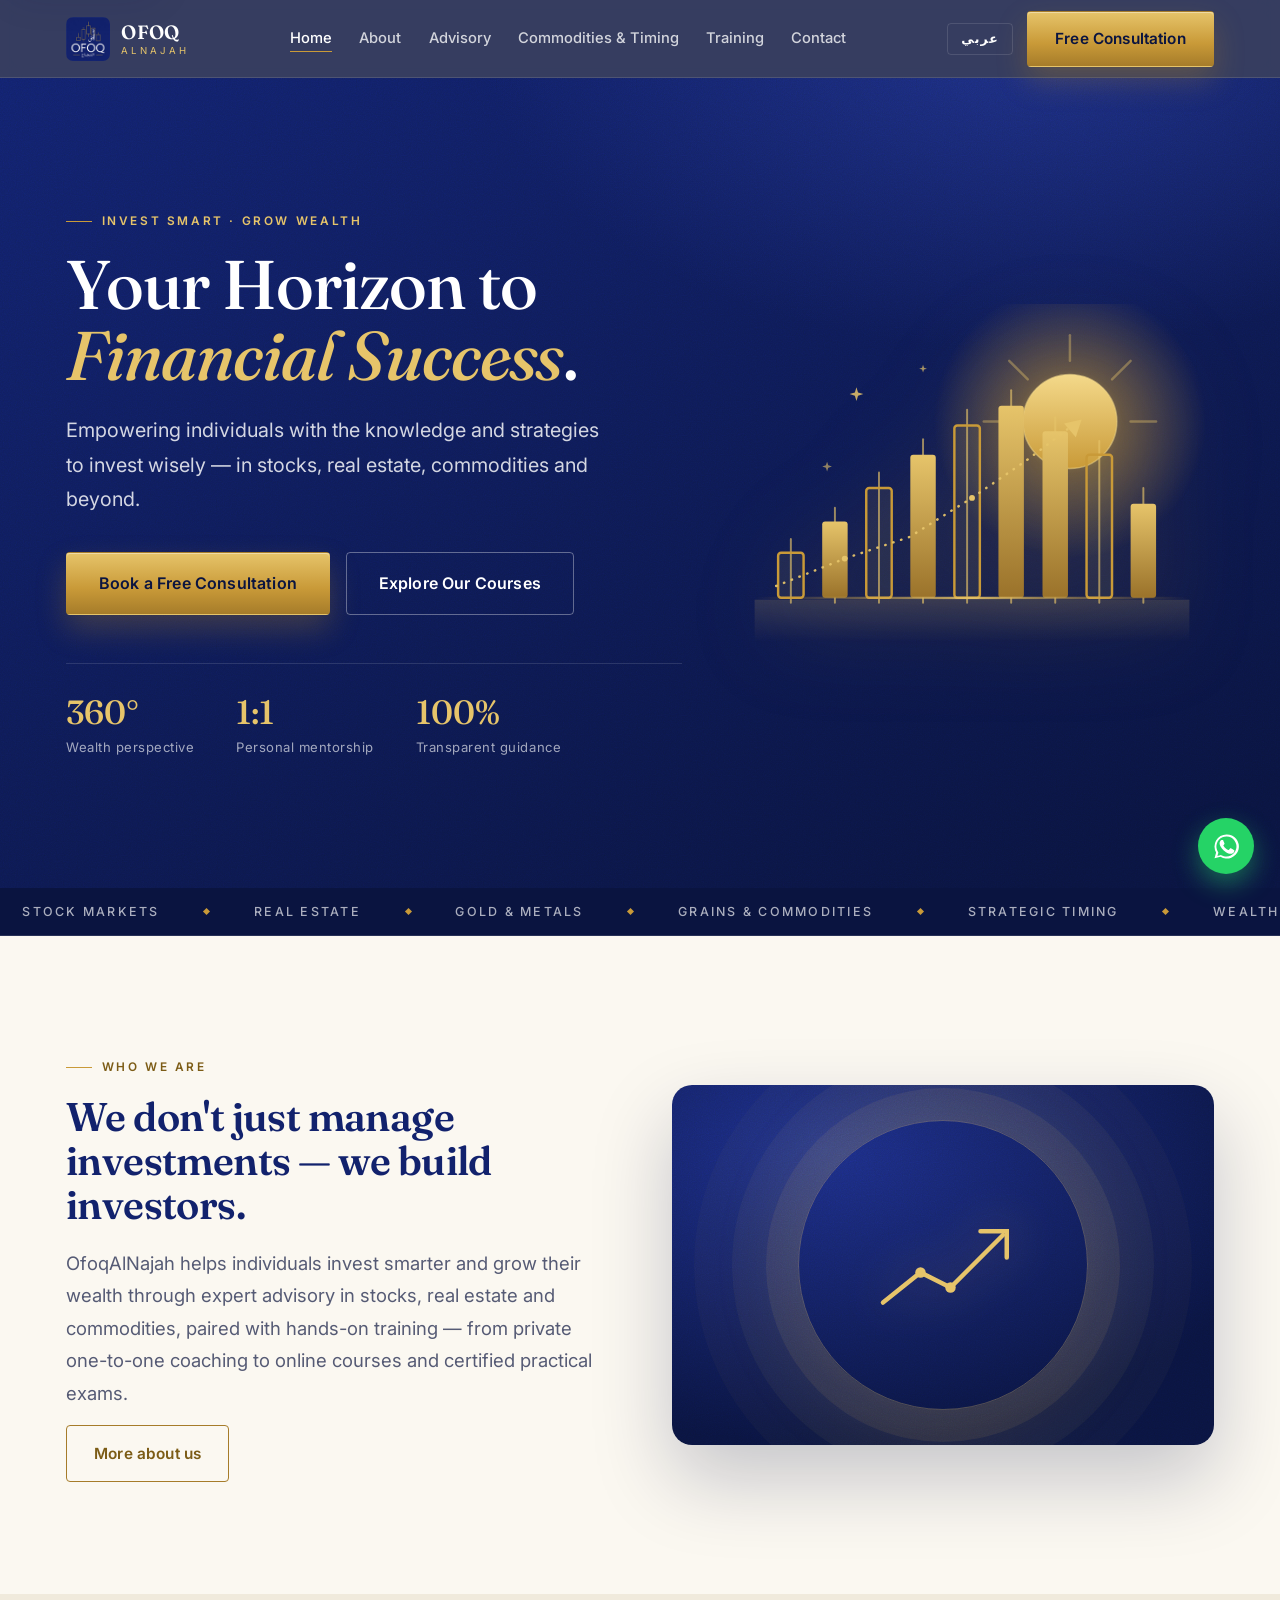
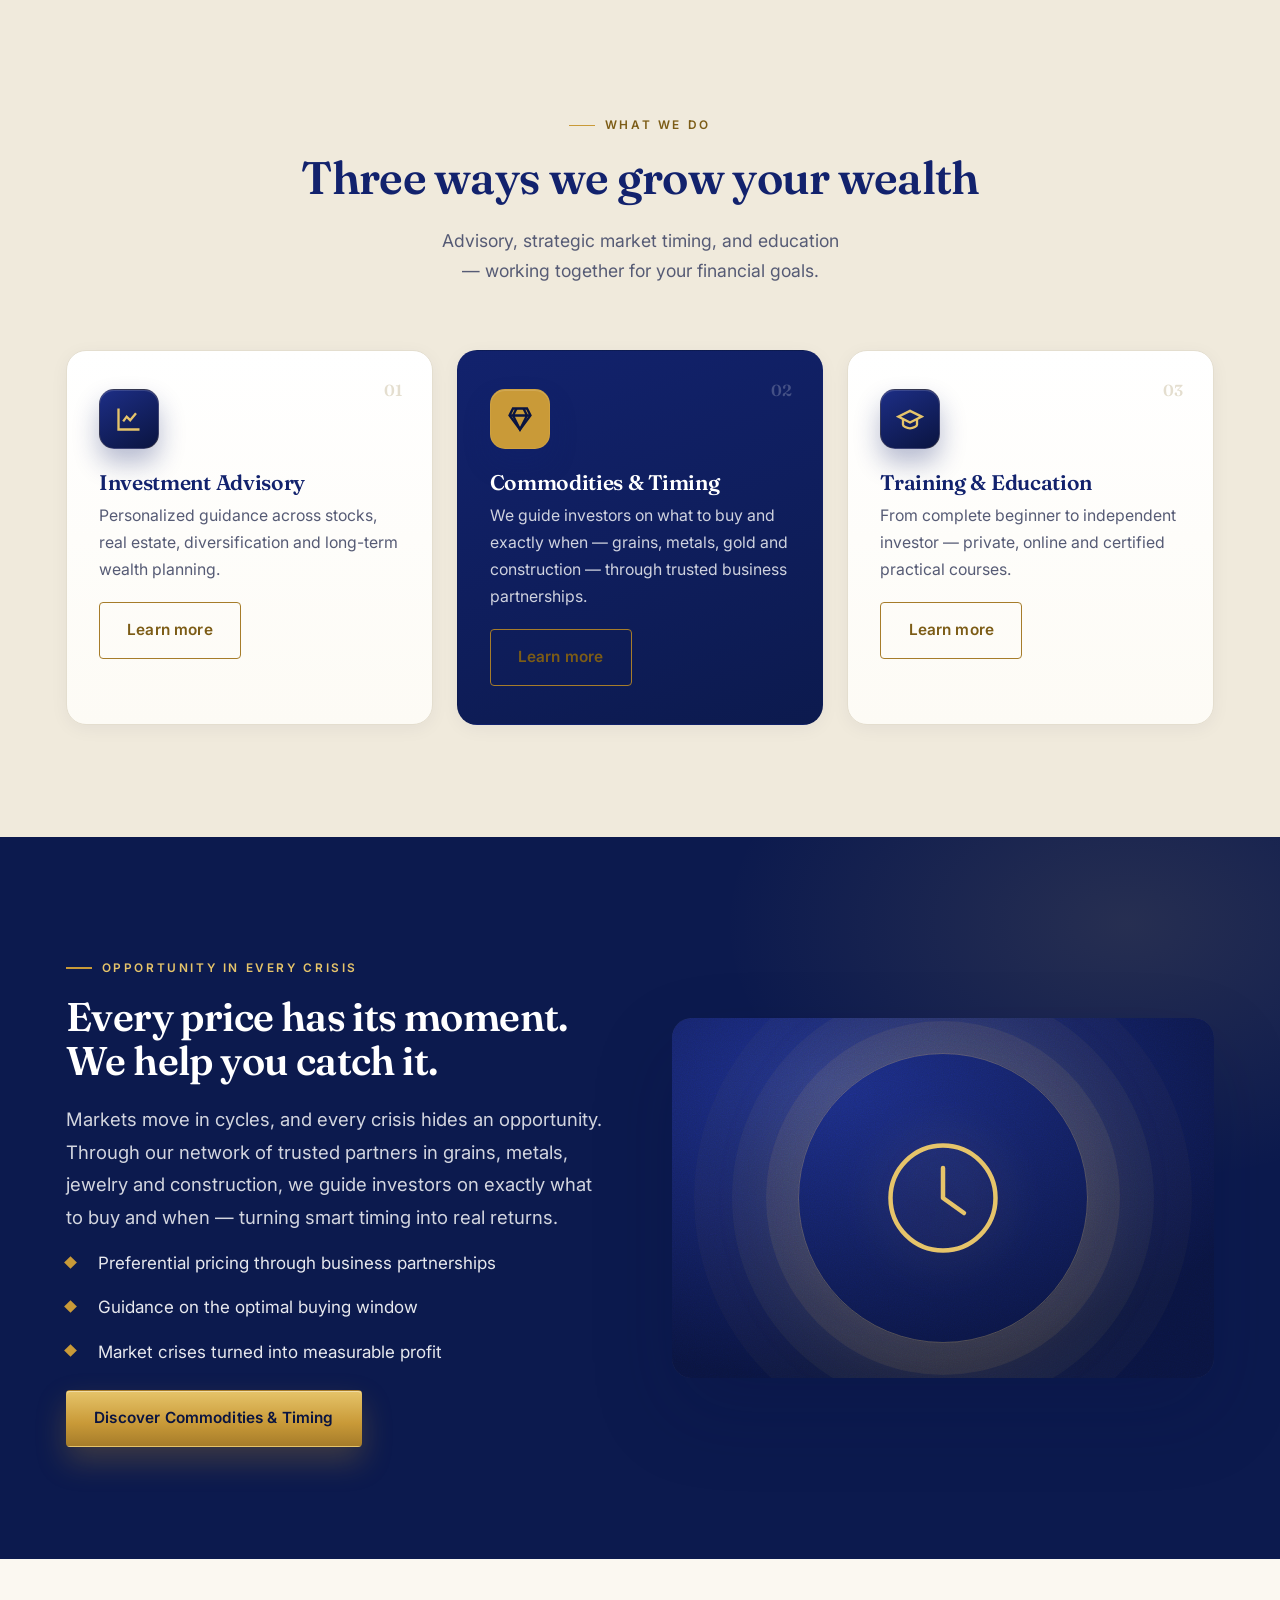
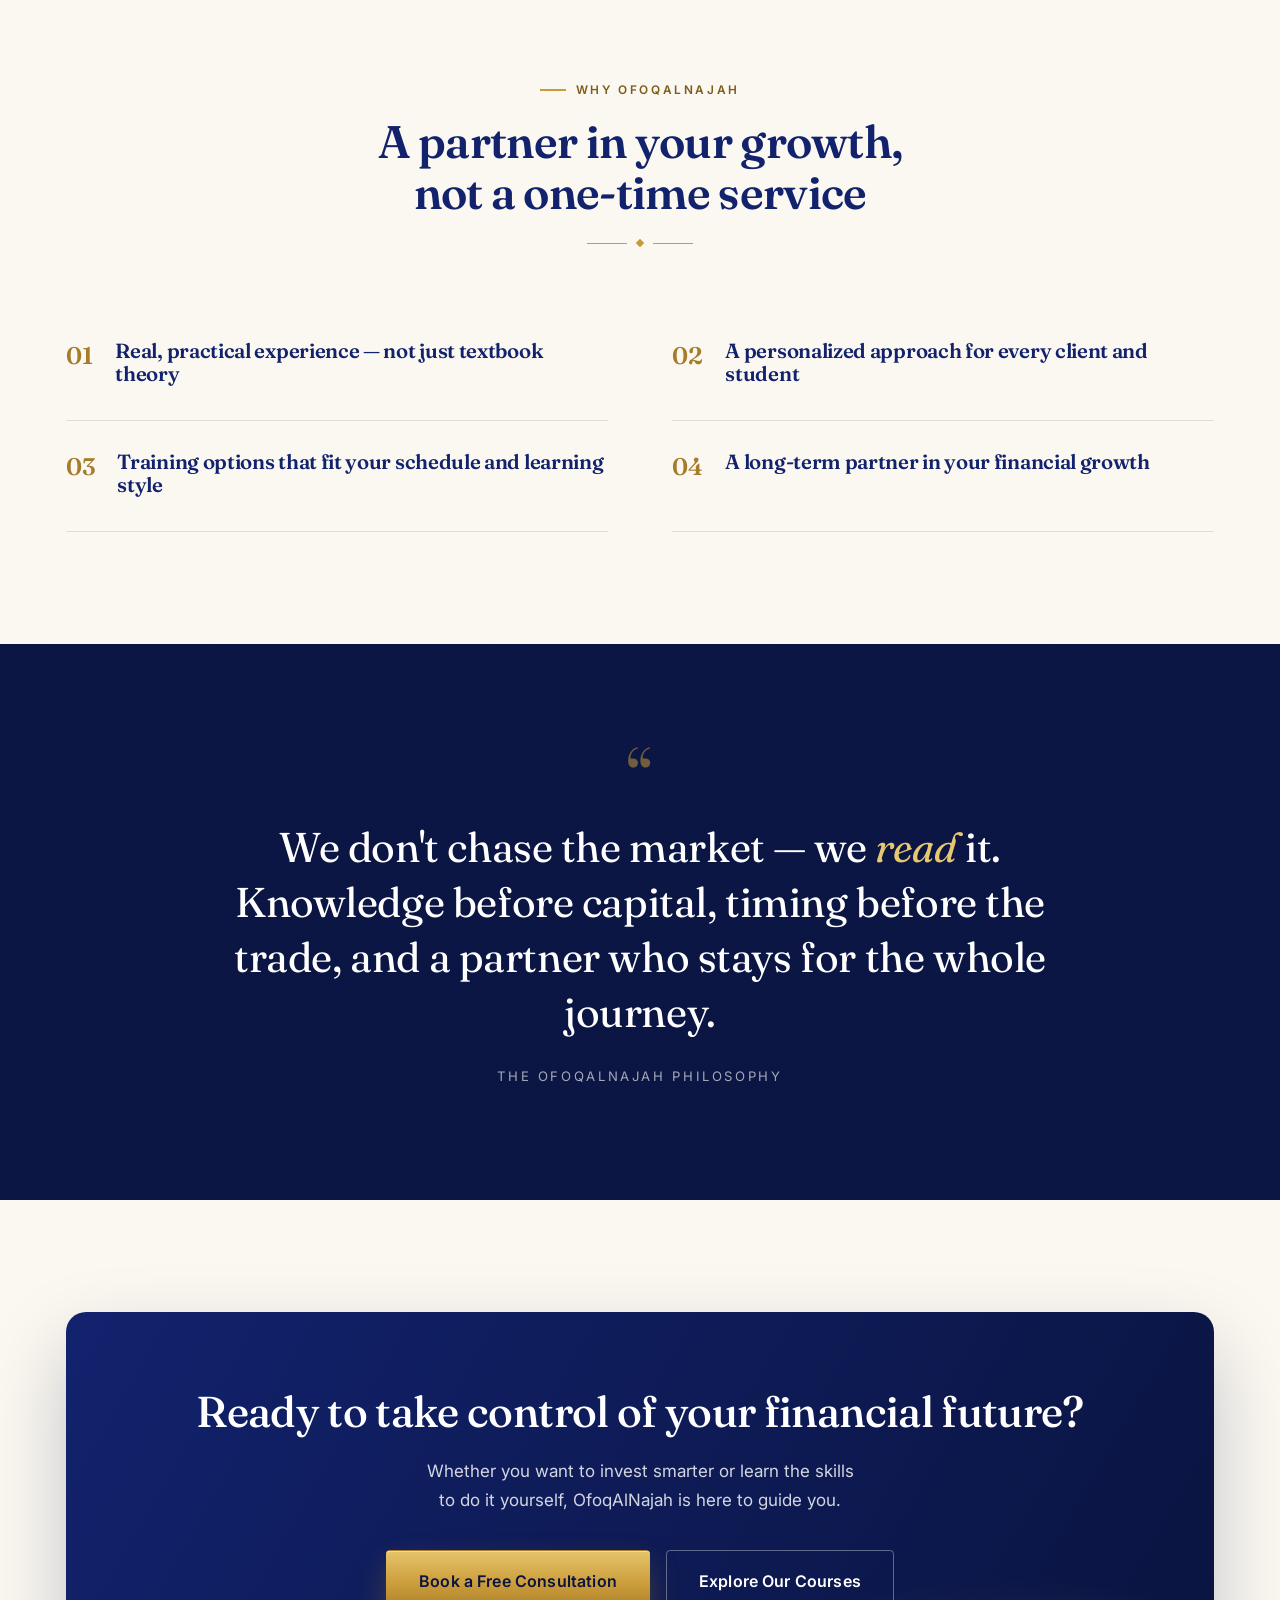
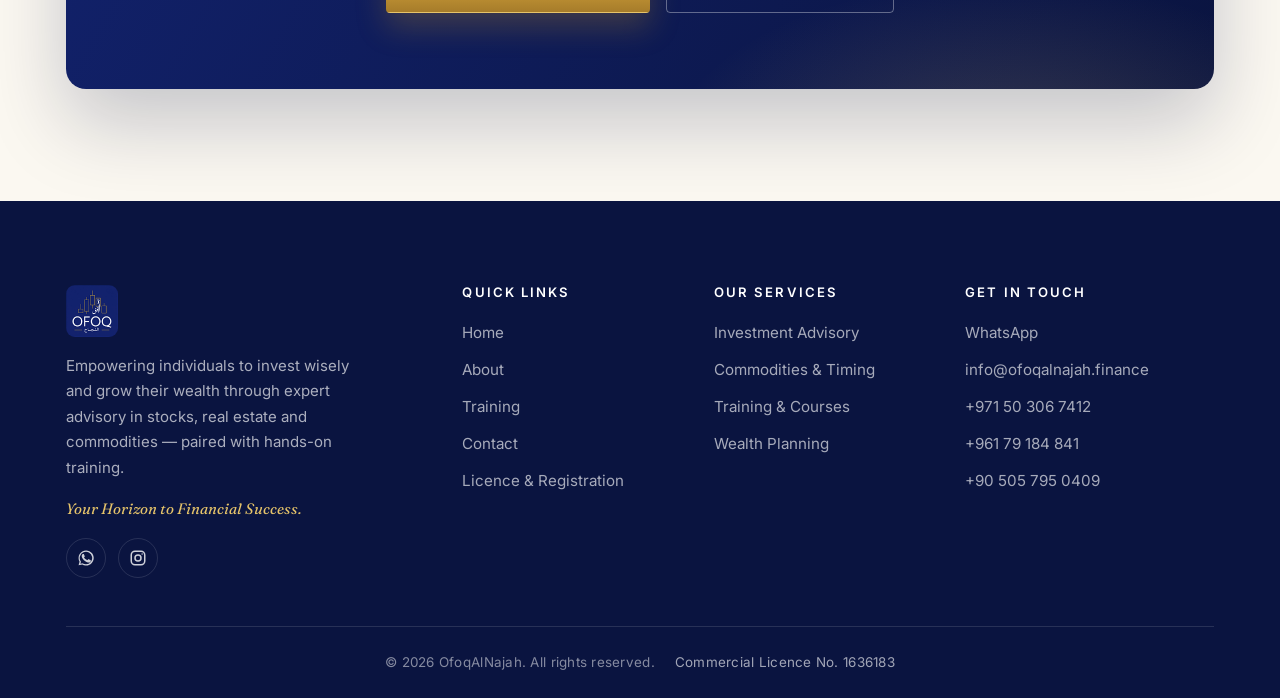
<file: index.html>
﻿<!DOCTYPE html>
<html lang="en" dir="ltr" data-page="home">
<head>
  <meta charset="UTF-8">
  <meta name="viewport" content="width=device-width, initial-scale=1.0">
  <title>OfoqAlNajah — Your Horizon to Financial Success</title>
  <meta name="description" content="Smart investing and practical financial education — stocks, real estate, commodities and hands-on training.">
  <link rel="canonical" href="https://ofoqalnajah.finance/">
  <link rel="alternate" hreflang="en" href="https://ofoqalnajah.finance/">
  <link rel="alternate" hreflang="ar" href="https://ofoqalnajah.finance/?lang=ar">
  <link rel="alternate" hreflang="x-default" href="https://ofoqalnajah.finance/">
  <meta name="robots" content="index, follow, max-image-preview:large">
  <meta name="theme-color" content="#12226D">
  <meta property="og:type" content="website">
  <meta property="og:site_name" content="OfoqAlNajah">
  <meta property="og:title" content="OfoqAlNajah — Your Horizon to Financial Success">
  <meta property="og:description" content="Smart investing and practical financial education — stocks, real estate, commodities and hands-on training.">
  <meta property="og:url" content="https://ofoqalnajah.finance/">
  <meta property="og:image" content="https://ofoqalnajah.finance/assets/og-image.jpg">
  <meta property="og:image:width" content="1200">
  <meta property="og:image:height" content="630">
  <meta property="og:image:alt" content="OfoqAlNajah — Your Horizon to Financial Success">
  <meta property="og:locale" content="en_US">
  <meta property="og:locale:alternate" content="ar_AR">
  <meta name="twitter:card" content="summary_large_image">
  <meta name="twitter:title" content="OfoqAlNajah — Your Horizon to Financial Success">
  <meta name="twitter:description" content="Smart investing and practical financial education — stocks, real estate, commodities and hands-on training.">
  <meta name="twitter:image" content="https://ofoqalnajah.finance/assets/og-image.jpg">
  <link rel="manifest" href="/site.webmanifest">
  <link rel="icon" type="image/png" href="assets/favicon.png">
  <link rel="apple-touch-icon" href="assets/apple-touch-icon.png">
  <link rel="preconnect" href="https://fonts.googleapis.com">
  <link rel="preconnect" href="https://fonts.gstatic.com" crossorigin>
  <link href="https://fonts.googleapis.com/css2?family=Fraunces:ital,opsz,wght@0,9..144,400..600;1,9..144,400..600&family=Inter:wght@400;500;600;700&display=swap" rel="stylesheet">
  <script>(function(){try{var p=new URLSearchParams(location.search).get('lang');var l=(p==='ar'||p==='en')?p:localStorage.getItem('ofoq_lang');if(l==='ar'){var d=document.documentElement;d.lang='ar';d.dir='rtl';}}catch(e){}})();</script>
  <link rel="stylesheet" href="css/styles.css?v=20261030a">
</head>
<body>
  <a class="skip-link" href="#main" data-i18n="a11y.skip">Skip to content</a>
  <header class="site-header"></header>
  <main id="main" tabindex="-1">

  <!-- HERO -->
  <section class="hero">
    <div class="container">
      <div class="hero-grid">
        <div class="hero-copy">
          <span class="kicker" data-i18n="home.hero.kicker">Invest Smart · Grow Wealth</span>
          <h1 data-i18n="home.hero.title">Your Horizon to <span class="g">Financial Success</span>.</h1>
          <p class="hero-sub" data-i18n="home.hero.sub">Empowering individuals with the knowledge and strategies to invest wisely — in stocks, real estate, commodities and beyond.</p>
          <div class="hero-actions">
            <a href="contact.html" class="btn btn-gold btn-lg" data-i18n="home.hero.cta1">Book a Free Consultation</a>
            <a href="courses.html" class="btn btn-outline-white btn-lg" data-i18n="home.hero.cta2">Explore Our Courses</a>
          </div>
          <div class="hero-stats">
            <div class="stat"><b data-i18n="home.stat1.n">3+</b><span data-i18n="home.stat1.l">Investment tracks</span></div>
            <div class="stat"><b data-i18n="home.stat2.n">1:1</b><span data-i18n="home.stat2.l">Personal mentorship</span></div>
            <div class="stat"><b data-i18n="home.stat3.n">100%</b><span data-i18n="home.stat3.l">Transparent guidance</span></div>
          </div>
        </div>
        <div class="hero-art reveal">
          <svg class="hero-svg" viewBox="0 0 480 360" role="img" aria-label="Golden sunrise over a rising skyline of candlestick charts">
            <defs>
              <radialGradient id="sunGlow" cx="50%" cy="50%" r="50%">
                <stop offset="0%" stop-color="#E6C46A" stop-opacity="0.85"/>
                <stop offset="38%" stop-color="#C99A38" stop-opacity="0.42"/>
                <stop offset="100%" stop-color="#C99A38" stop-opacity="0"/>
              </radialGradient>
              <linearGradient id="sunFill" x1="0" y1="0" x2="0" y2="1">
                <stop offset="0%" stop-color="#F4D98A"/><stop offset="100%" stop-color="#C99A38"/>
              </linearGradient>
              <linearGradient id="barFill" x1="0" y1="1" x2="0" y2="0">
                <stop offset="0%" stop-color="#9A722A"/><stop offset="100%" stop-color="#E6C46A"/>
              </linearGradient>
              <linearGradient id="horizonFade" x1="0" y1="0" x2="1" y2="0">
                <stop offset="0%" stop-color="#C99A38" stop-opacity="0"/>
                <stop offset="50%" stop-color="#E6C46A" stop-opacity="0.9"/>
                <stop offset="100%" stop-color="#C99A38" stop-opacity="0"/>
              </linearGradient>
              <linearGradient id="refl" x1="0" y1="0" x2="0" y2="1">
                <stop offset="0%" stop-color="#E6C46A" stop-opacity="0.16"/>
                <stop offset="100%" stop-color="#E6C46A" stop-opacity="0"/>
              </linearGradient>
            </defs>

            <!-- sun glow + sun -->
            <circle class="hero-sun-glow" cx="340" cy="120" r="140" fill="url(#sunGlow)"/>
            <g stroke="#E6C46A" stroke-width="2.5" stroke-linecap="round" opacity="0.4">
              <line x1="340" y1="58" x2="340" y2="32"/>
              <line x1="383" y1="77" x2="402" y2="58"/>
              <line x1="402" y1="120" x2="428" y2="120"/>
              <line x1="297" y1="77" x2="278" y2="58"/>
              <line x1="278" y1="120" x2="252" y2="120"/>
            </g>
            <circle cx="340" cy="120" r="48" fill="url(#sunFill)"/>
            <circle cx="340" cy="120" r="48" fill="none" stroke="#F4D98A" stroke-width="1.5" opacity="0.5"/>

            <!-- sparkles -->
            <g fill="#E6C46A">
              <path transform="translate(122 92)" d="M0 -7 L1.6 -1.6 L7 0 L1.6 1.6 L0 7 L-1.6 1.6 L-7 0 L-1.6 -1.6 Z" opacity="0.85"/>
              <path transform="translate(92 166)" d="M0 -5 L1.2 -1.2 L5 0 L1.2 1.2 L0 5 L-1.2 1.2 L-5 0 L-1.2 -1.2 Z" opacity="0.6"/>
              <path transform="translate(190 66)" d="M0 -4 L1 -1 L4 0 L1 1 L0 4 L-1 1 L-4 0 L-1 -1 Z" opacity="0.7"/>
            </g>

            <!-- candlestick skyline (base y=300) -->
            <g class="skyline" stroke-linecap="round">
              <line x1="55"  y1="240" x2="55"  y2="305" stroke="#E6C46A" stroke-width="2" opacity="0.65"/>
              <rect x="42"  y="254" width="26" height="46"  rx="3" fill="rgba(230,196,106,0.08)" stroke="#C99A38" stroke-width="2.5"/>
              <line x1="100" y1="208" x2="100" y2="305" stroke="#E6C46A" stroke-width="2" opacity="0.65"/>
              <rect x="87"  y="222" width="26" height="78"  rx="3" fill="url(#barFill)"/>
              <line x1="145" y1="172" x2="145" y2="305" stroke="#E6C46A" stroke-width="2" opacity="0.65"/>
              <rect x="132" y="188" width="26" height="112" rx="3" fill="rgba(230,196,106,0.08)" stroke="#C99A38" stroke-width="2.5"/>
              <line x1="190" y1="138" x2="190" y2="305" stroke="#E6C46A" stroke-width="2" opacity="0.65"/>
              <rect x="177" y="154" width="26" height="146" rx="3" fill="url(#barFill)"/>
              <line x1="235" y1="108" x2="235" y2="305" stroke="#E6C46A" stroke-width="2" opacity="0.65"/>
              <rect x="222" y="124" width="26" height="176" rx="3" fill="rgba(230,196,106,0.08)" stroke="#C99A38" stroke-width="2.5"/>
              <line x1="280" y1="88"  x2="280" y2="305" stroke="#E6C46A" stroke-width="2" opacity="0.65"/>
              <rect x="267" y="104" width="26" height="196" rx="3" fill="url(#barFill)"/>
              <line x1="325" y1="116" x2="325" y2="305" stroke="#E6C46A" stroke-width="2" opacity="0.65"/>
              <rect x="312" y="130" width="26" height="170" rx="3" fill="url(#barFill)"/>
              <line x1="370" y1="140" x2="370" y2="305" stroke="#E6C46A" stroke-width="2" opacity="0.65"/>
              <rect x="357" y="154" width="26" height="146" rx="3" fill="rgba(230,196,106,0.08)" stroke="#C99A38" stroke-width="2.5"/>
              <line x1="415" y1="188" x2="415" y2="305" stroke="#E6C46A" stroke-width="2" opacity="0.65"/>
              <rect x="402" y="204" width="26" height="96"  rx="3" fill="url(#barFill)"/>
            </g>

            <!-- horizon + reflection -->
            <rect x="18" y="299" width="444" height="2.5" fill="url(#horizonFade)"/>
            <rect x="18" y="302" width="444" height="44"  fill="url(#refl)"/>

            <!-- growth trend line -->
            <path d="M40 288 L110 260 L176 238 L240 198 L298 158 L340 126" fill="none" stroke="#E6C46A" stroke-width="2.5" stroke-dasharray="0.5 8" stroke-linecap="round" opacity="0.95"/>
            <g fill="#E6C46A"><circle cx="110" cy="260" r="3"/><circle cx="240" cy="198" r="3"/></g>
            <path d="M352 118 L334 122 L346 136 Z" fill="#E6C46A"/>
          </svg>
        </div>
      </div>
    </div>
  </section>

  <!-- ABOUT SNIPPET -->
  <section class="section">
    <div class="container">
      <div class="feature">
        <div class="feature-copy reveal">
          <span class="kicker" data-i18n="home.about.kicker">Who We Are</span>
          <h2 data-i18n="home.about.title">We don't just manage investments — we build investors.</h2>
          <p class="lead" data-i18n="home.about.p">OfoqAlNajah helps individuals invest smarter and grow their wealth through expert advisory in stocks, real estate and commodities, paired with hands-on training.</p>
          <a href="about.html" class="btn btn-outline" data-i18n="home.about.link">More about us</a>
        </div>
        <div class="feature-media reveal" aria-hidden="true">
          <svg viewBox="0 0 200 200" width="150" height="150" fill="none" stroke="currentColor" stroke-width="6" stroke-linecap="round">
            <path d="M20 150 L70 110 L110 130 L180 60"/>
            <path d="M150 55 h35 v35" stroke-width="6"/>
            <circle cx="70" cy="110" r="7" fill="currentColor" stroke="none"/>
            <circle cx="110" cy="130" r="7" fill="currentColor" stroke="none"/>
          </svg>
        </div>
      </div>
    </div>
  </section>

  <!-- SERVICES -->
  <section class="section section-alt">
    <div class="container">
      <div class="section-head reveal">
        <span class="kicker" data-i18n="home.serv.kicker">What We Do</span>
        <h2 data-i18n="home.serv.title">Three ways we grow your wealth</h2>
        <p data-i18n="home.serv.sub">Advisory, strategic market timing, and education — working together for your financial goals.</p>
      </div>
      <div class="grid grid-3">
        <article class="card reveal">
          <div class="icon-badge"><svg viewBox="0 0 24 24" width="24" height="24" fill="none" stroke="currentColor" stroke-width="2"><path d="M3 3v18h18"/><path d="m7 14 3-4 3 3 5-6"/></svg></div>
          <span class="idx" aria-hidden="true">01</span>
          <h3 data-i18n="home.serv.1.t">Investment Advisory</h3>
          <p data-i18n="home.serv.1.p">Personalized guidance across stocks, real estate, diversification and long-term wealth planning.</p>
          <a href="services.html" class="btn btn-outline" style="margin-top:18px" data-i18n="home.serv.more">Learn more</a>
        </article>
        <article class="card card-gold reveal">
          <div class="icon-badge"><svg viewBox="0 0 24 24" width="24" height="24" fill="none" stroke="currentColor" stroke-width="2"><path d="M6 3h12l3 6-9 12L3 9z"/><path d="M3 9h18M9 3 6 9l6 12 6-12-3-6"/></svg></div>
          <span class="idx" aria-hidden="true">02</span>
          <h3 data-i18n="home.serv.2.t">Commodities & Timing</h3>
          <p data-i18n="home.serv.2.p">We guide investors on what to buy and exactly when — grains, metals, gold and construction — through trusted business partnerships.</p>
          <a href="markets.html" class="btn btn-outline" style="margin-top:18px" data-i18n="home.serv.more">Learn more</a>
        </article>
        <article class="card reveal">
          <div class="icon-badge"><svg viewBox="0 0 24 24" width="24" height="24" fill="none" stroke="currentColor" stroke-width="2"><path d="M22 10 12 5 2 10l10 5 10-5z"/><path d="M6 12v5c0 1 3 3 6 3s6-2 6-3v-5"/></svg></div>
          <span class="idx" aria-hidden="true">03</span>
          <h3 data-i18n="home.serv.3.t">Training & Education</h3>
          <p data-i18n="home.serv.3.p">From complete beginner to independent investor — private, online and certified practical courses.</p>
          <a href="courses.html" class="btn btn-outline" style="margin-top:18px" data-i18n="home.serv.more">Learn more</a>
        </article>
      </div>
    </div>
  </section>

  <!-- MARKETS HIGHLIGHT -->
  <section class="section section-navy">
    <div class="container">
      <div class="feature reverse">
        <div class="feature-copy reveal">
          <span class="kicker" data-i18n="home.markets.kicker">Opportunity in Every Crisis</span>
          <h2 data-i18n="home.markets.title">Every price has its moment. We help you catch it.</h2>
          <p class="lead" data-i18n="home.markets.p">Markets move in cycles, and every crisis hides an opportunity. Through our network of trusted partners in grains, metals, jewelry and construction, we guide investors on exactly what to buy and when — turning smart timing into real returns.</p>
          <ul class="check-list">
            <li data-i18n="home.markets.li1">Preferential pricing through business partnerships</li>
            <li data-i18n="home.markets.li2">Guidance on the optimal buying window</li>
            <li data-i18n="home.markets.li3">Turn market crises into measurable profit</li>
          </ul>
          <a href="markets.html" class="btn btn-gold" style="margin-top:8px" data-i18n="home.markets.cta">Discover Commodities & Timing</a>
        </div>
        <div class="feature-media reveal" aria-hidden="true">
          <svg viewBox="0 0 200 200" width="150" height="150" fill="none" stroke="currentColor" stroke-width="6" stroke-linecap="round" stroke-linejoin="round">
            <circle cx="100" cy="100" r="70"/>
            <path d="M100 60 v40 l28 20"/>
          </svg>
        </div>
      </div>
    </div>
  </section>

  <!-- WHY US -->
  <section class="section">
    <div class="container">
      <div class="section-head reveal">
        <span class="kicker" data-i18n="home.why.kicker">Why OfoqAlNajah</span>
        <h2 data-i18n="home.why.title">A partner in your growth, not a one-time service</h2>
        <div class="divider"><span></span><i></i><span></span></div>
      </div>
      <ul class="list-editorial reveal">
        <li><span class="n" aria-hidden="true">01</span><div><h3 data-i18n="home.why.1">Real, practical experience — not just textbook theory</h3></div></li>
        <li><span class="n" aria-hidden="true">02</span><div><h3 data-i18n="home.why.2">A personalized approach for every client and student</h3></div></li>
        <li><span class="n" aria-hidden="true">03</span><div><h3 data-i18n="home.why.3">Training options that fit your schedule and learning style</h3></div></li>
        <li><span class="n" aria-hidden="true">04</span><div><h3 data-i18n="home.why.4">A long-term partner in your financial growth</h3></div></li>
      </ul>
    </div>
  </section>

  <!-- MANIFESTO -->
  <section class="section section-deep grain">
    <div class="container">
      <div class="pullquote reveal">
        <span class="mark" aria-hidden="true">“</span>
        <blockquote data-i18n="home.quote">We don't chase the market — we read it.</blockquote>
        <cite data-i18n="home.quote.cite">The OfoqAlNajah Philosophy</cite>
      </div>
    </div>
  </section>

  <!-- CTA -->
  <section class="section">
    <div class="container">
      <div class="cta-band reveal">
        <h2 data-i18n="cta.title">Ready to take control of your financial future?</h2>
        <p data-i18n="cta.p">Whether you want to invest smarter or learn the skills to do it yourself, OfoqAlNajah is here to guide you.</p>
        <div class="cta-actions">
          <a href="contact.html" class="btn btn-gold btn-lg" data-i18n="cta.book">Book a Free Consultation</a>
          <a href="courses.html" class="btn btn-outline-white btn-lg" data-i18n="cta.courses">Explore Our Courses</a>
        </div>
      </div>
    </div>
  </section>

  </main>
  <footer class="site-footer"></footer>
  <script src="js/i18n.js?v=20261030a"></script>
  <script src="js/main.js?v=20261030a"></script>
</body>
</html>
</file>
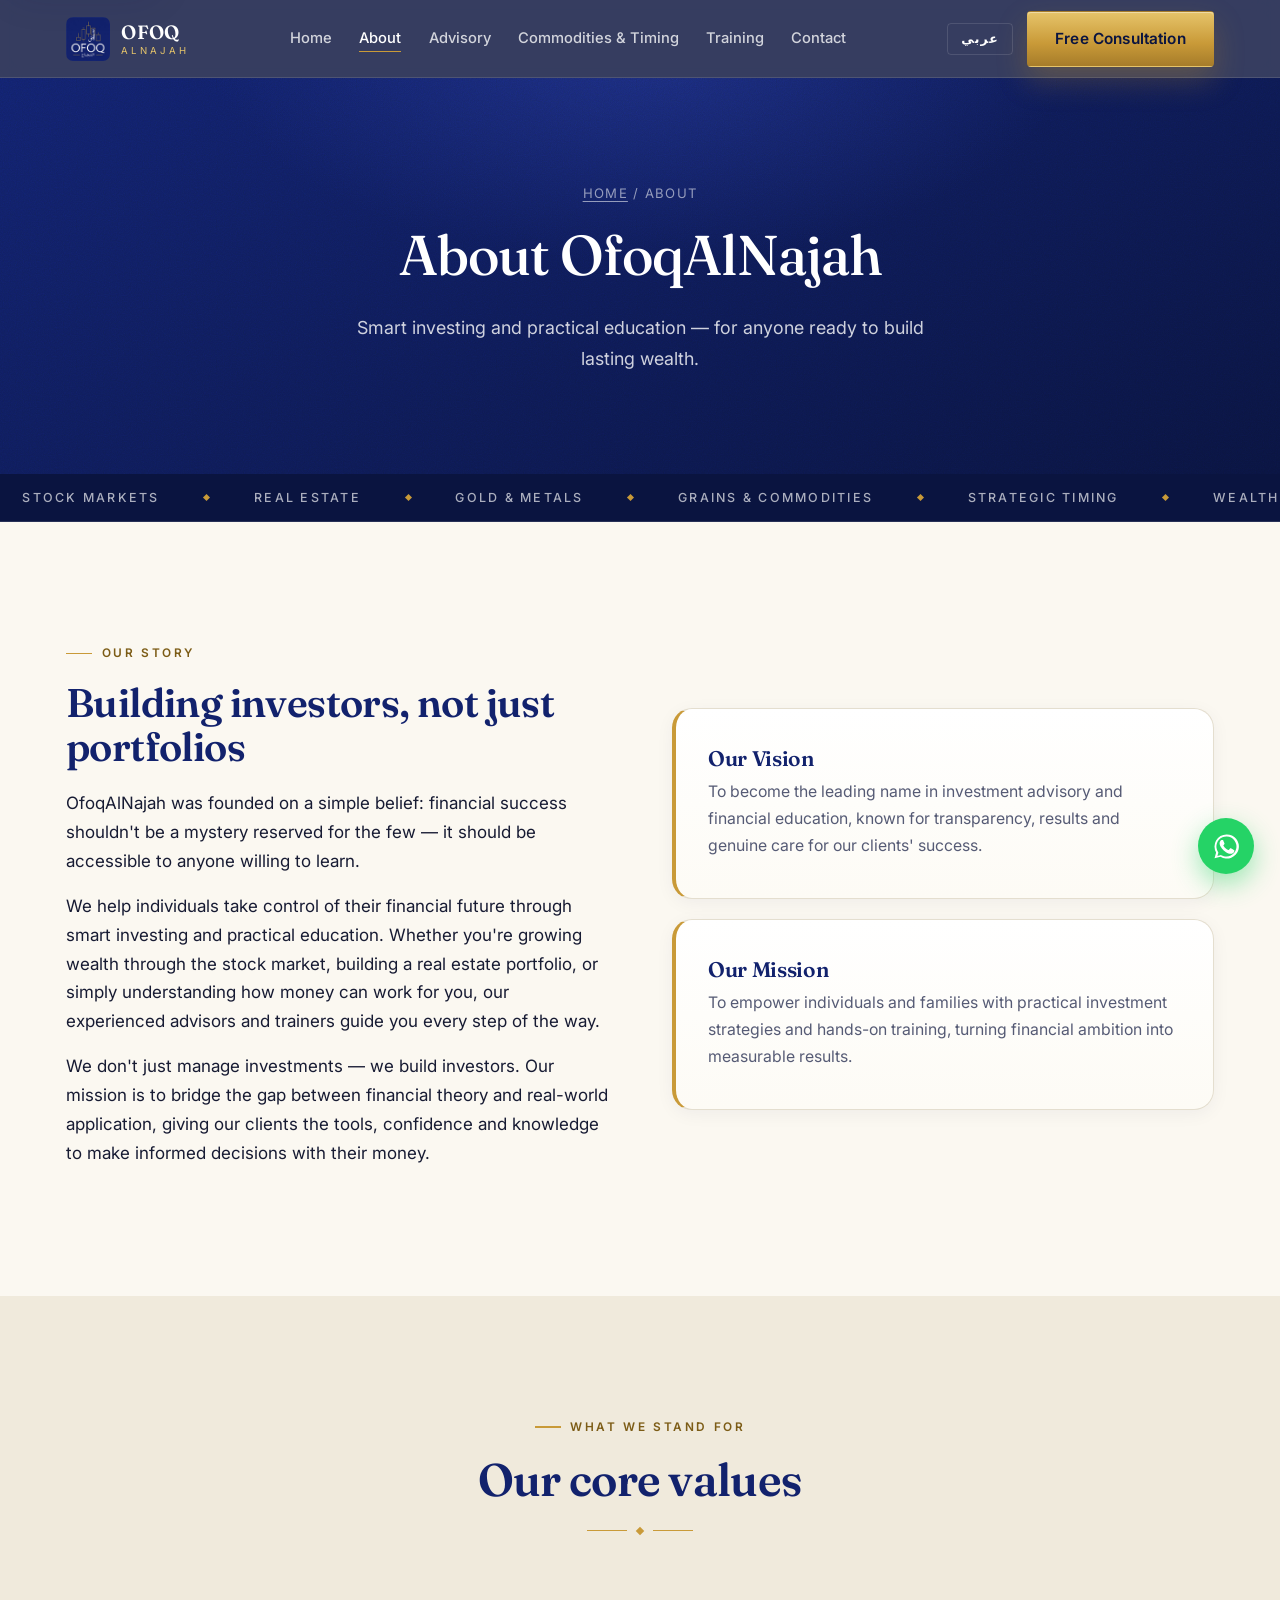
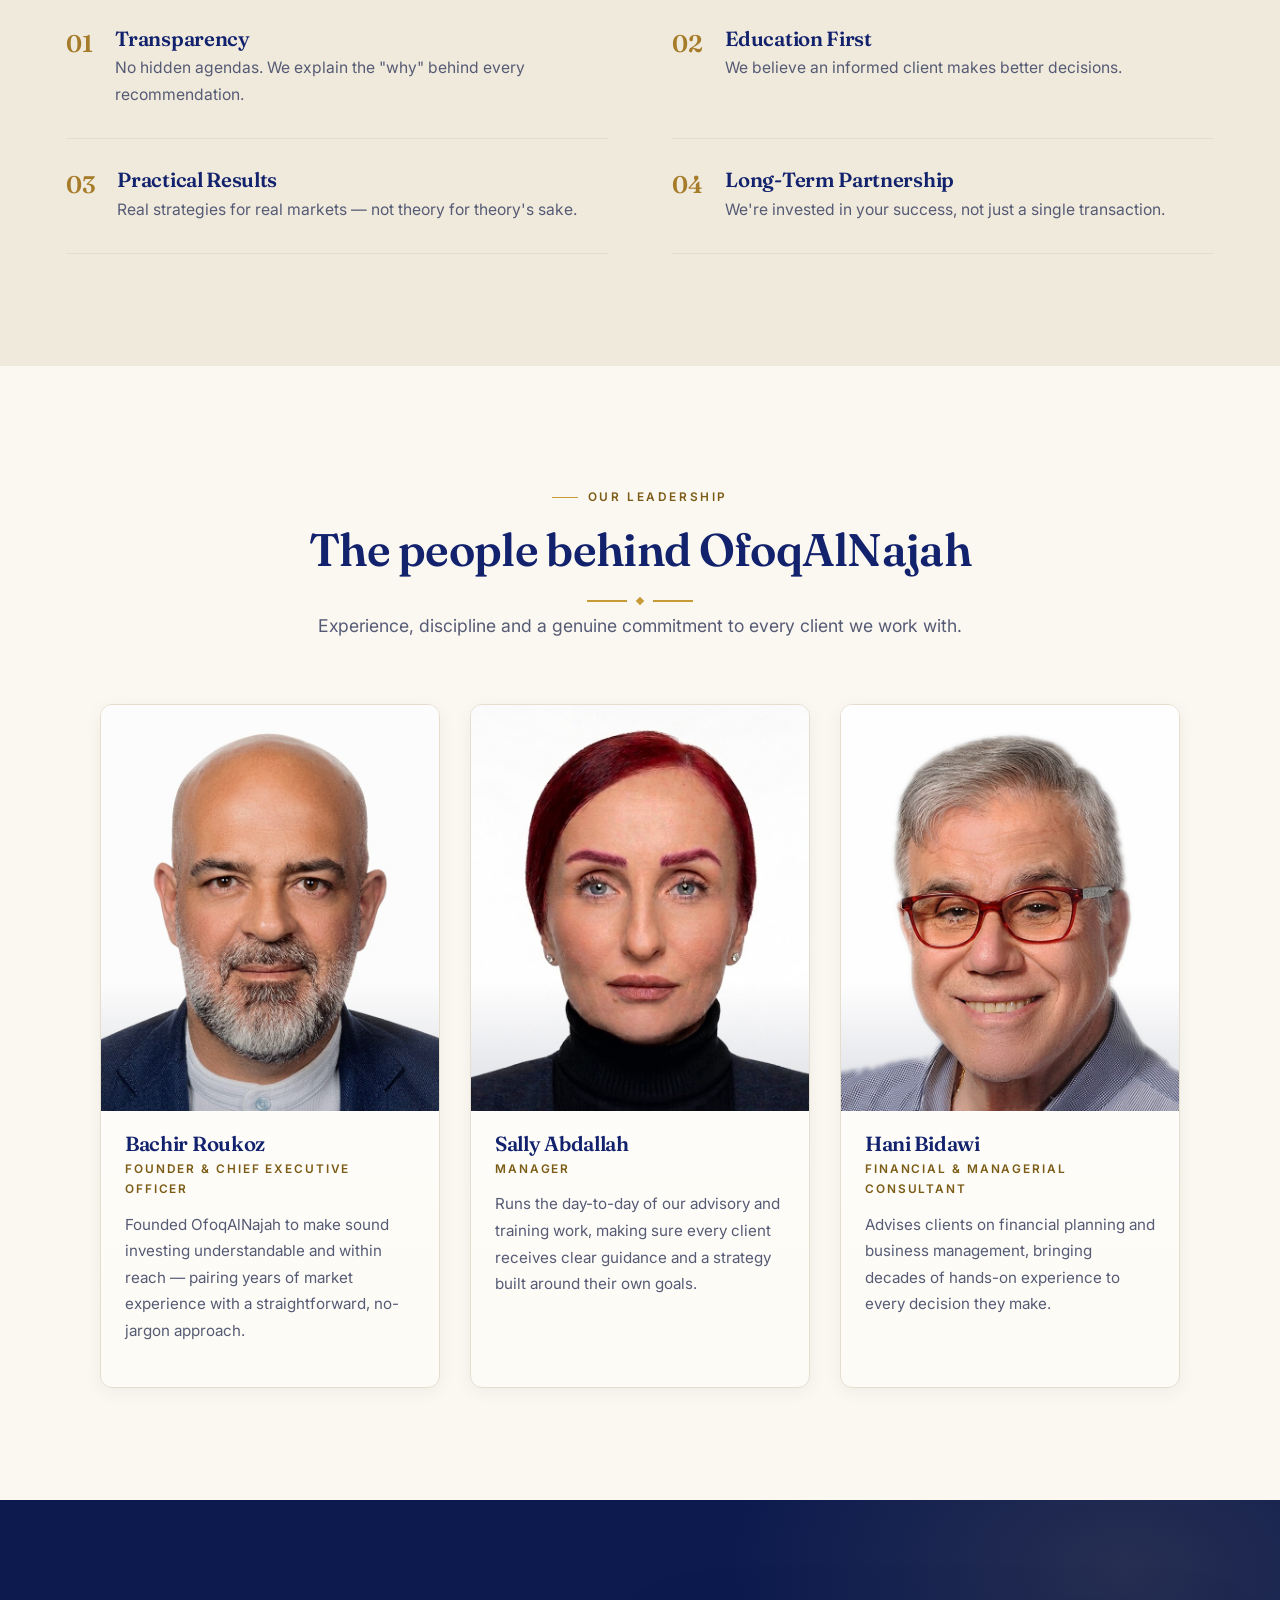
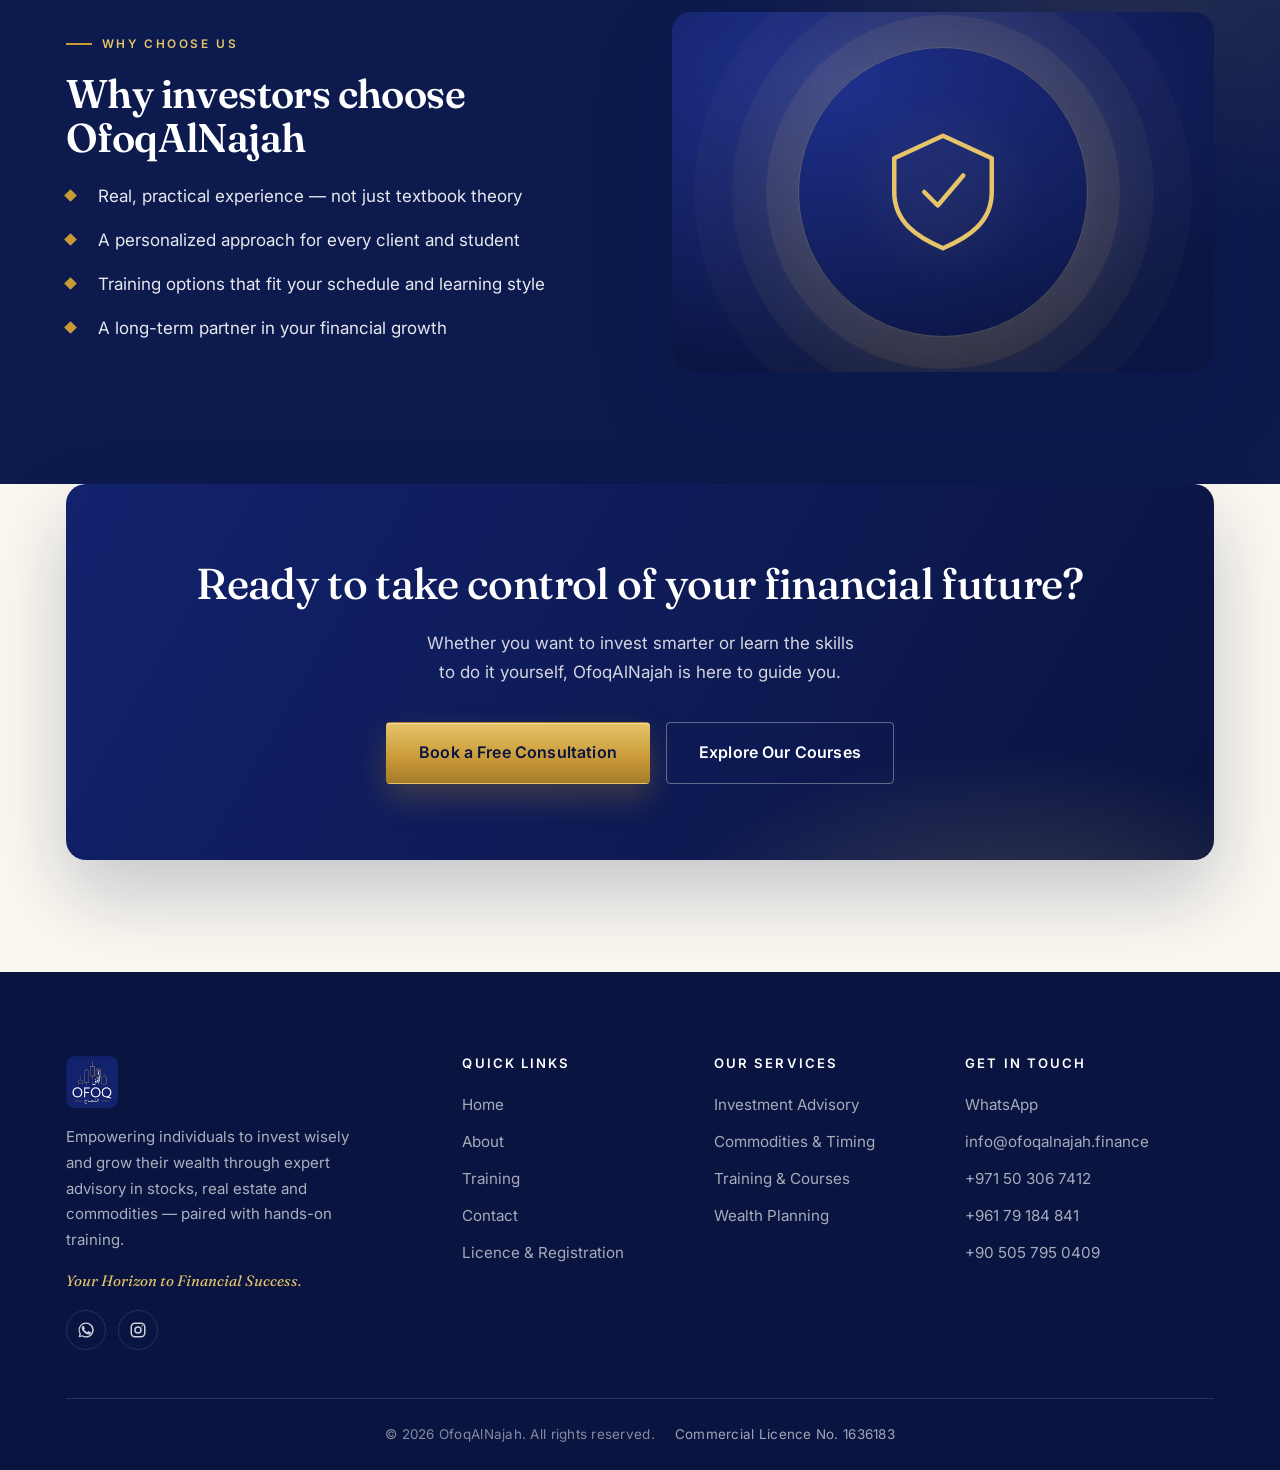
<file: about.html>
﻿<!DOCTYPE html>
<html lang="en" dir="ltr" data-page="about">
<head>
  <meta charset="UTF-8">
  <meta name="viewport" content="width=device-width, initial-scale=1.0">
  <title>About Us — OfoqAlNajah</title>
  <meta name="description" content="We don't just manage investments — we build investors. Our vision, mission and values.">
  <link rel="canonical" href="https://ofoqalnajah.finance/about.html">
  <link rel="alternate" hreflang="en" href="https://ofoqalnajah.finance/about.html">
  <link rel="alternate" hreflang="ar" href="https://ofoqalnajah.finance/about.html?lang=ar">
  <link rel="alternate" hreflang="x-default" href="https://ofoqalnajah.finance/about.html">
  <meta name="robots" content="index, follow, max-image-preview:large">
  <meta name="theme-color" content="#12226D">
  <meta property="og:type" content="website">
  <meta property="og:site_name" content="OfoqAlNajah">
  <meta property="og:title" content="About Us — OfoqAlNajah">
  <meta property="og:description" content="We don't just manage investments, we build investors. Our vision, mission and values.">
  <meta property="og:url" content="https://ofoqalnajah.finance/about.html">
  <meta property="og:image" content="https://ofoqalnajah.finance/assets/og-image.jpg">
  <meta property="og:image:width" content="1200">
  <meta property="og:image:height" content="630">
  <meta property="og:image:alt" content="OfoqAlNajah">
  <meta property="og:locale" content="en_US">
  <meta property="og:locale:alternate" content="ar_AR">
  <meta name="twitter:card" content="summary_large_image">
  <meta name="twitter:title" content="About Us — OfoqAlNajah">
  <meta name="twitter:description" content="We don't just manage investments, we build investors. Our vision, mission and values.">
  <meta name="twitter:image" content="https://ofoqalnajah.finance/assets/og-image.jpg">
  <link rel="manifest" href="/site.webmanifest">
  <link rel="icon" type="image/png" href="assets/favicon.png">
  <link rel="apple-touch-icon" href="assets/apple-touch-icon.png">
  <link rel="preconnect" href="https://fonts.googleapis.com">
  <link rel="preconnect" href="https://fonts.gstatic.com" crossorigin>
  <link href="https://fonts.googleapis.com/css2?family=Fraunces:ital,opsz,wght@0,9..144,400..600;1,9..144,400..600&family=Inter:wght@400;500;600;700&display=swap" rel="stylesheet">
  <script>(function(){try{var p=new URLSearchParams(location.search).get('lang');var l=(p==='ar'||p==='en')?p:localStorage.getItem('ofoq_lang');if(l==='ar'){var d=document.documentElement;d.lang='ar';d.dir='rtl';}}catch(e){}})();</script>
  <link rel="stylesheet" href="css/styles.css?v=20261030a">
</head>
<body>
  <a class="skip-link" href="#main" data-i18n="a11y.skip">Skip to content</a>
  <header class="site-header"></header>
  <main id="main" tabindex="-1">

  <section class="page-hero">
    <div class="container">
      <div class="breadcrumb"><a href="index.html" data-i18n="nav.home">Home</a> / <span data-i18n="about.crumb">About</span></div>
      <h1 data-i18n="about.hero.title">About OfoqAlNajah</h1>
      <p data-i18n="about.hero.sub">Financial success shouldn't be a mystery reserved for the few — it should be accessible to anyone willing to learn.</p>
    </div>
  </section>

  <section class="section">
    <div class="container">
      <div class="feature">
        <div class="feature-copy reveal">
          <span class="kicker" data-i18n="about.intro.kicker">Our Story</span>
          <h2 data-i18n="about.intro.title">Building investors, not just portfolios</h2>
          <p data-i18n="about.intro.p1">OfoqAlNajah was founded on a simple belief: financial success shouldn't be a mystery reserved for the few — it should be accessible to anyone willing to learn.</p>
          <p data-i18n="about.intro.p2">We help individuals take control of their financial future through smart investing and practical education.</p>
          <p data-i18n="about.intro.p3">We don't just manage investments — we build investors. Our mission is to bridge the gap between financial theory and real-world application.</p>
        </div>
        <div class="feature-copy reveal" style="display:grid;gap:20px;align-content:center">
          <div class="card" style="border-inline-start:4px solid var(--gold)">
            <h3 data-i18n="about.vision.k">Our Vision</h3>
            <p data-i18n="about.vision.p">To become the leading name in investment advisory and financial education, known for transparency, results, and genuine care for our clients' success.</p>
          </div>
          <div class="card" style="border-inline-start:4px solid var(--gold)">
            <h3 data-i18n="about.mission.k">Our Mission</h3>
            <p data-i18n="about.mission.p">To empower individuals and families with practical investment strategies and hands-on training, turning financial ambition into measurable results.</p>
          </div>
        </div>
      </div>
    </div>
  </section>

  <section class="section section-alt">
    <div class="container">
      <div class="section-head reveal">
        <span class="kicker" data-i18n="about.values.kicker">What We Stand For</span>
        <h2 data-i18n="about.values.title">Our Core Values</h2>
        <div class="divider"><span></span><i></i><span></span></div>
      </div>
      <ul class="list-editorial reveal">
        <li><span class="n" aria-hidden="true">01</span><div>
          <h3 data-i18n="about.values.1.t">Transparency</h3>
          <p data-i18n="about.values.1.p">No hidden agendas. We explain the "why" behind every recommendation.</p>
        </div></li>
        <li><span class="n" aria-hidden="true">02</span><div>
          <h3 data-i18n="about.values.2.t">Education First</h3>
          <p data-i18n="about.values.2.p">We believe an informed client makes better decisions.</p>
        </div></li>
        <li><span class="n" aria-hidden="true">03</span><div>
          <h3 data-i18n="about.values.3.t">Practical Results</h3>
          <p data-i18n="about.values.3.p">Real strategies for real markets — not theory for theory's sake.</p>
        </div></li>
        <li><span class="n" aria-hidden="true">04</span><div>
          <h3 data-i18n="about.values.4.t">Long-Term Partnership</h3>
          <p data-i18n="about.values.4.p">We're invested in your success, not just a single transaction.</p>
        </div></li>
      </ul>
    </div>
  </section>

  <section class="section">
    <div class="container">
      <div class="section-head reveal">
        <span class="kicker" data-i18n="about.team.kicker">Our Leadership</span>
        <h2 data-i18n="about.team.title">The people behind OfoqAlNajah</h2>
        <div class="divider"><span></span><i></i><span></span></div>
        <p data-i18n="about.team.p">Experience, discipline and a genuine commitment to every client we work with.</p>
      </div>
      <div class="team reveal">
        <article class="team-card">
          <div class="team-photo">
            <img src="assets/team/bachir-roukoz.jpg" data-i18n-alt="about.team.1.alt" alt="Bachir Roukoz — Founder and Chief Executive Officer of OfoqAlNajah" width="720" height="864" loading="lazy" decoding="async">
          </div>
          <div class="team-body">
            <h3 data-i18n="about.team.1.name">Bachir Roukoz</h3>
            <span class="team-role" data-i18n="about.team.1.role">Founder &amp; Chief Executive Officer</span>
            <p data-i18n="about.team.1.p">Founded OfoqAlNajah to make sound investing understandable and within reach — pairing years of market experience with a straightforward, no-jargon approach.</p>

          </div>
        </article>
        <article class="team-card">
          <div class="team-photo">
            <img src="assets/team/sally-abdallah.jpg" data-i18n-alt="about.team.2.alt" alt="Sally Abdallah — Manager at OfoqAlNajah" width="720" height="864" loading="lazy" decoding="async">
          </div>
          <div class="team-body">
            <h3 data-i18n="about.team.2.name">Sally Abdallah</h3>
            <span class="team-role" data-i18n="about.team.2.role">Manager</span>
            <p data-i18n="about.team.2.p">Runs the day-to-day of our advisory and training work, making sure every client receives clear guidance and a strategy built around their own goals.</p>
          </div>
        </article>
        <article class="team-card">
          <div class="team-photo">
            <img src="assets/team/hani-bidawi.jpg" data-i18n-alt="about.team.3.alt" alt="Hani Bidawi — Financial and Managerial Consultant at OfoqAlNajah" width="720" height="864" loading="lazy" decoding="async">
          </div>
          <div class="team-body">
            <h3 data-i18n="about.team.3.name">Hani Bidawi</h3>
            <span class="team-role" data-i18n="about.team.3.role">Financial &amp; Managerial Consultant</span>
            <p data-i18n="about.team.3.p">Advises clients on financial planning and business management, bringing decades of hands-on experience to every decision they make.</p>
          </div>
        </article>
      </div>
    </div>
  </section>

  <section class="section section-navy">
    <div class="container">
      <div class="feature">
        <div class="feature-copy reveal">
          <span class="kicker" data-i18n="about.why.kicker">Why Choose Us</span>
          <h2 data-i18n="about.why.title">Why investors choose OfoqAlNajah</h2>
          <ul class="check-list" style="margin-top:1.4rem">
            <li data-i18n="home.why.1">Real, practical experience — not just textbook theory</li>
            <li data-i18n="home.why.2">A personalized approach for every client and student</li>
            <li data-i18n="home.why.3">Training options that fit your schedule and learning style</li>
            <li data-i18n="home.why.4">A long-term partner in your financial growth</li>
          </ul>
        </div>
        <div class="feature-media reveal" aria-hidden="true">
          <svg viewBox="0 0 200 200" width="150" height="150" fill="none" stroke="currentColor" stroke-width="6" stroke-linecap="round" stroke-linejoin="round">
            <path d="M100 25 L165 55 v45 c0 40 -30 60 -65 75 c-35 -15 -65 -35 -65 -75 V55 z"/>
            <path d="M75 100 l18 18 34 -40"/>
          </svg>
        </div>
      </div>
    </div>
  </section>

  <section class="section" style="padding-top:0">
    <div class="container">
      <div class="cta-band reveal">
        <h2 data-i18n="cta.title">Ready to take control of your financial future?</h2>
        <p data-i18n="cta.p">Whether you want to invest smarter or learn the skills to do it yourself, OfoqAlNajah is here to guide you.</p>
        <div class="cta-actions">
          <a href="contact.html" class="btn btn-gold btn-lg" data-i18n="cta.book">Book a Free Consultation</a>
          <a href="courses.html" class="btn btn-outline-white btn-lg" data-i18n="cta.courses">Explore Our Courses</a>
        </div>
      </div>
    </div>
  </section>

  </main>
  <footer class="site-footer"></footer>
  <script src="js/i18n.js?v=20261030a"></script>
  <script src="js/main.js?v=20261030a"></script>
</body>
</html>
</file>
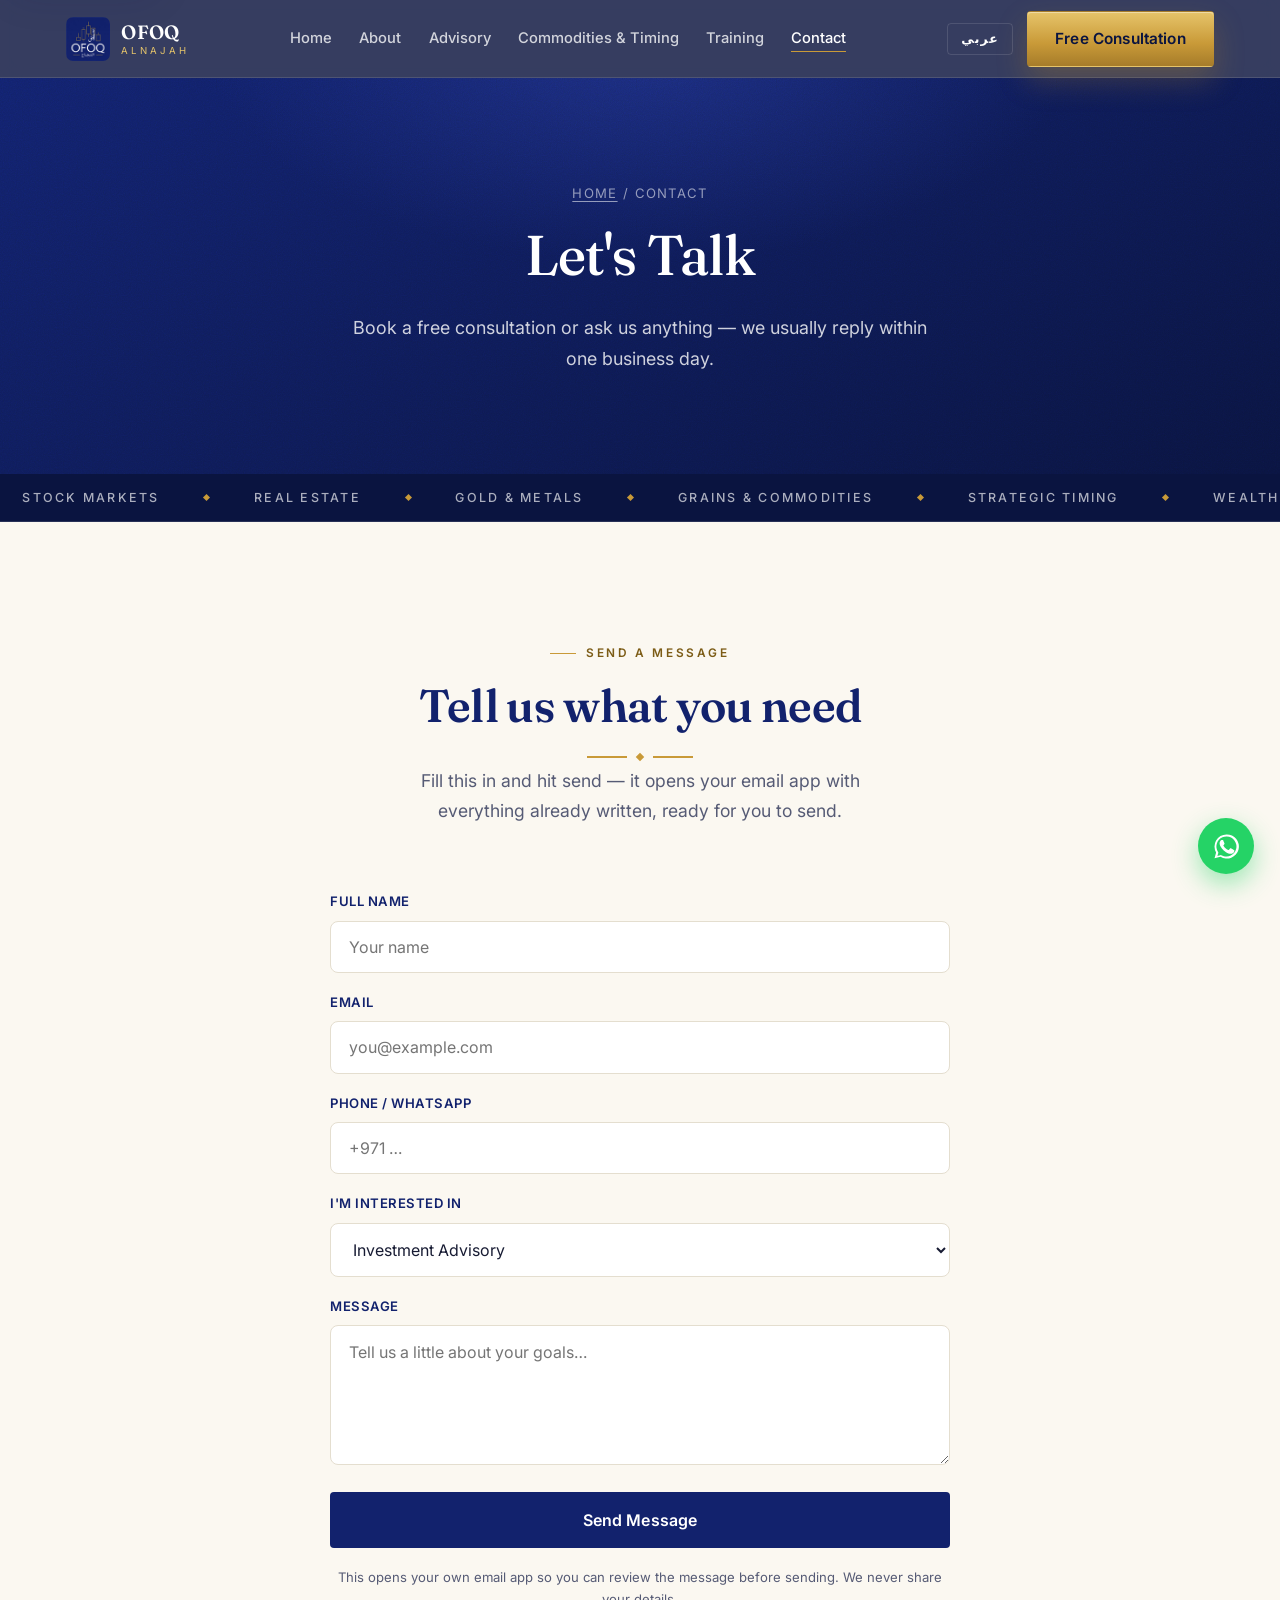
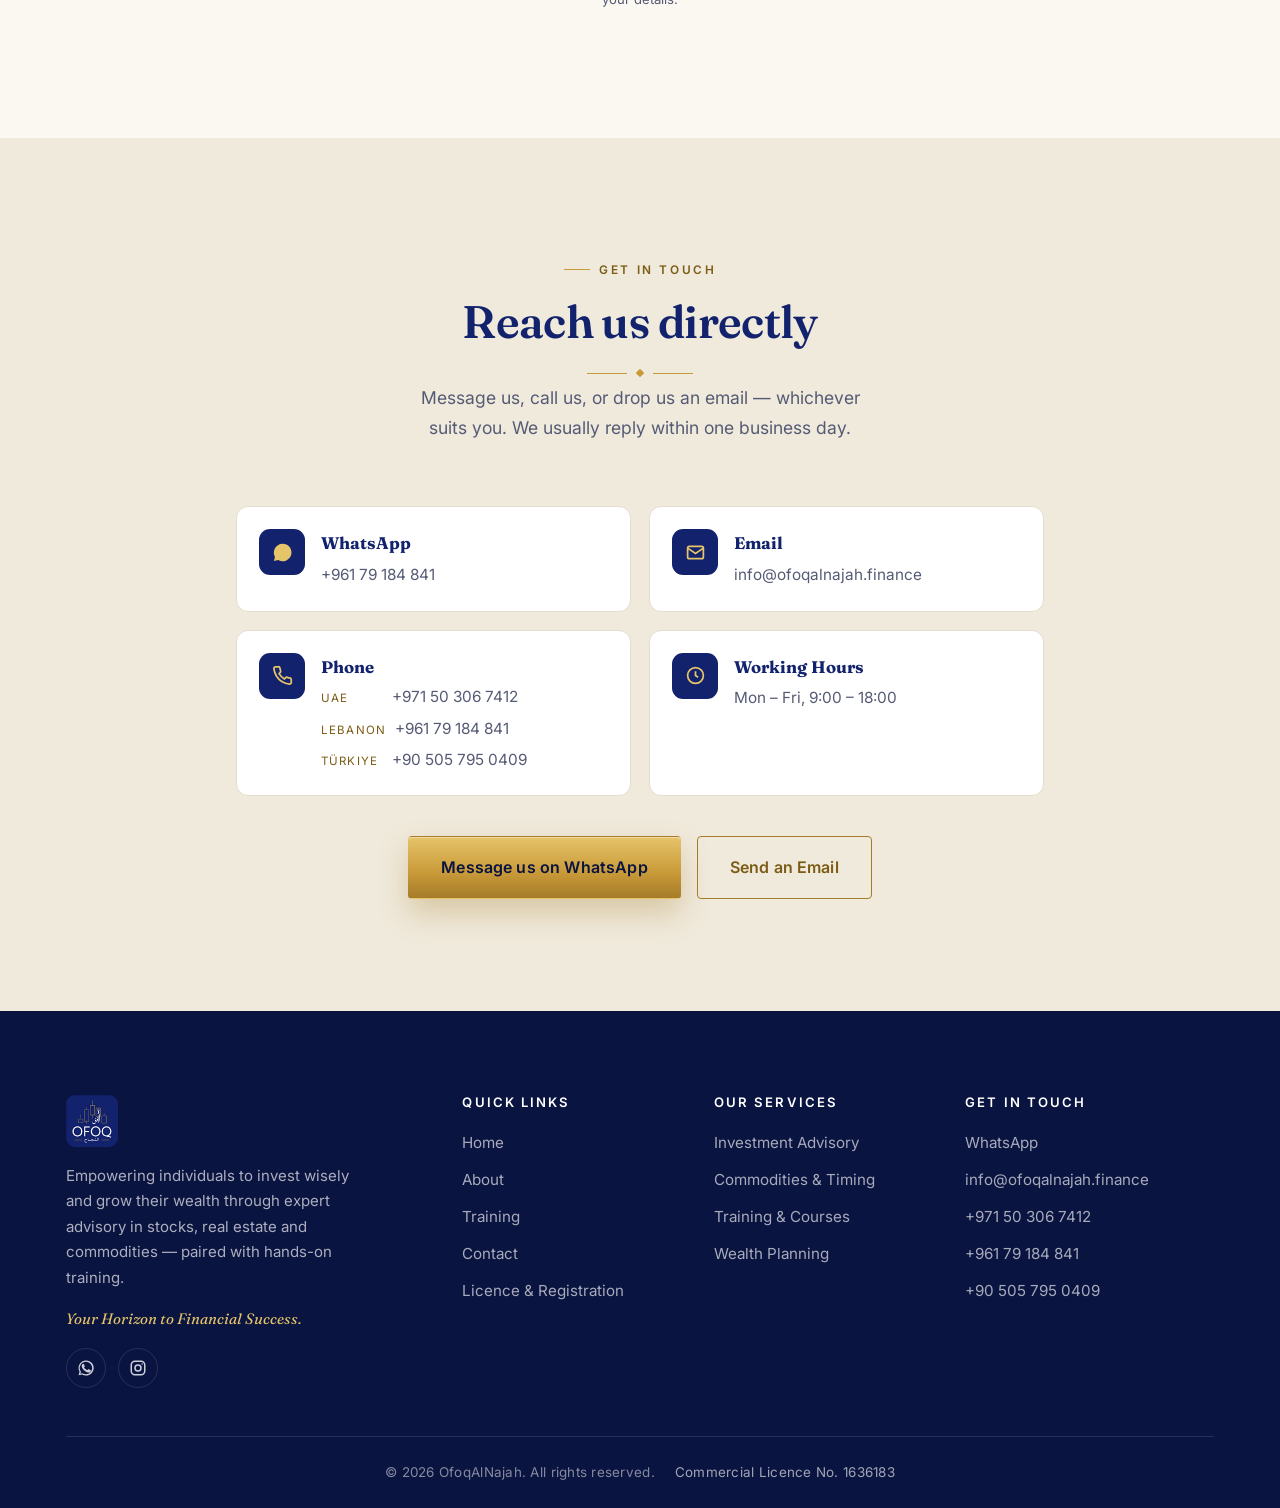
<file: contact.html>
﻿<!DOCTYPE html>
<html lang="en" dir="ltr" data-page="contact">
<head>
  <meta charset="UTF-8">
  <meta name="viewport" content="width=device-width, initial-scale=1.0">
  <title>Contact — OfoqAlNajah</title>
  <meta name="description" content="Book a free consultation or ask us anything about investing and our courses.">
  <link rel="canonical" href="https://ofoqalnajah.finance/contact.html">
  <link rel="alternate" hreflang="en" href="https://ofoqalnajah.finance/contact.html">
  <link rel="alternate" hreflang="ar" href="https://ofoqalnajah.finance/contact.html?lang=ar">
  <link rel="alternate" hreflang="x-default" href="https://ofoqalnajah.finance/contact.html">
  <meta name="robots" content="index, follow, max-image-preview:large">
  <meta name="theme-color" content="#12226D">
  <meta property="og:type" content="website">
  <meta property="og:site_name" content="OfoqAlNajah">
  <meta property="og:title" content="Contact — OfoqAlNajah">
  <meta property="og:description" content="Book a free consultation or ask us anything about investing and our courses.">
  <meta property="og:url" content="https://ofoqalnajah.finance/contact.html">
  <meta property="og:image" content="https://ofoqalnajah.finance/assets/og-image.jpg">
  <meta property="og:image:width" content="1200">
  <meta property="og:image:height" content="630">
  <meta property="og:image:alt" content="OfoqAlNajah">
  <meta property="og:locale" content="en_US">
  <meta property="og:locale:alternate" content="ar_AR">
  <meta name="twitter:card" content="summary_large_image">
  <meta name="twitter:title" content="Contact — OfoqAlNajah">
  <meta name="twitter:description" content="Book a free consultation or ask us anything about investing and our courses.">
  <meta name="twitter:image" content="https://ofoqalnajah.finance/assets/og-image.jpg">
  <link rel="manifest" href="/site.webmanifest">
  <link rel="icon" type="image/png" href="assets/favicon.png">
  <link rel="apple-touch-icon" href="assets/apple-touch-icon.png">
  <link rel="preconnect" href="https://fonts.googleapis.com">
  <link rel="preconnect" href="https://fonts.gstatic.com" crossorigin>
  <link href="https://fonts.googleapis.com/css2?family=Fraunces:ital,opsz,wght@0,9..144,400..600;1,9..144,400..600&family=Inter:wght@400;500;600;700&display=swap" rel="stylesheet">
  <script>(function(){try{var p=new URLSearchParams(location.search).get('lang');var l=(p==='ar'||p==='en')?p:localStorage.getItem('ofoq_lang');if(l==='ar'){var d=document.documentElement;d.lang='ar';d.dir='rtl';}}catch(e){}})();</script>
  <link rel="stylesheet" href="css/styles.css?v=20261030a">
</head>
<body>
  <a class="skip-link" href="#main" data-i18n="a11y.skip">Skip to content</a>
  <header class="site-header"></header>
  <main id="main" tabindex="-1">

  <section class="page-hero">
    <div class="container">
      <div class="breadcrumb"><a href="index.html" data-i18n="nav.home">Home</a> / <span data-i18n="contact.crumb">Contact</span></div>
      <h1 data-i18n="contact.hero.title">Let's Talk</h1>
      <p data-i18n="contact.hero.sub">Book a free consultation or ask us anything — we usually reply within one business day.</p>
    </div>
  </section>

  <section class="section">
    <div class="container container-narrow">
      <div class="section-head reveal">
        <span class="kicker" data-i18n="contact.form.kicker">Send a Message</span>
        <h2 data-i18n="contact.form.title">Tell us what you need</h2>
        <div class="divider"><span></span><i></i><span></span></div>
        <p data-i18n="contact.form.p">Fill this in and hit send — it opens your email app with everything already written, ready for you to send.</p>
      </div>
      <form id="contactForm" class="form reveal" novalidate>
        <div class="form-msg" role="status" aria-live="polite"></div>
        <div class="field">
          <label for="name" data-i18n="contact.f.name">Full Name</label>
          <input type="text" id="name" name="name" required autocomplete="name" data-i18n-ph="contact.f.name.ph" placeholder="Your name">
        </div>
        <div class="field">
          <label for="email" data-i18n="contact.f.email">Email</label>
          <input type="email" id="email" name="email" required autocomplete="email" data-i18n-ph="contact.f.email.ph" placeholder="you@example.com">
        </div>
        <div class="field">
          <label for="phone" data-i18n="contact.f.phone">Phone / WhatsApp</label>
          <input type="tel" id="phone" name="phone" dir="ltr" autocomplete="tel" data-i18n-ph="contact.f.phone.ph" placeholder="+971 …">
        </div>
        <div class="field">
          <label for="interest" data-i18n="contact.f.interest">I'm interested in</label>
          <select id="interest" name="interest" autocomplete="off">
            <option value="Investment Advisory" data-i18n="contact.f.opt1">Investment Advisory</option>
            <option value="Commodities &amp; Timing" data-i18n="contact.f.opt2">Commodities &amp; Timing</option>
            <option value="Training &amp; Courses" data-i18n="contact.f.opt3">Training &amp; Courses</option>
            <option value="Something else" data-i18n="contact.f.opt4">Something else</option>
          </select>
        </div>
        <div class="field">
          <label for="message" data-i18n="contact.f.msg">Message</label>
          <textarea id="message" name="message" required data-i18n-ph="contact.f.msg.ph" placeholder="Tell us a little about your goals…"></textarea>
        </div>
        <button type="submit" class="btn btn-navy btn-lg" data-i18n="contact.f.submit">Send Message</button>
        <p class="form-note" data-i18n="contact.f.note">This opens your own email app so you can review the message before sending. We never share your details.</p>
      </form>
    </div>
  </section>

  <section class="section section-alt">
    <div class="container container-narrow">
      <div class="section-head reveal">
        <span class="kicker" data-i18n="contact.info.kicker">Get in Touch</span>
        <h2 data-i18n="contact.info.title">Reach us directly</h2>
        <div class="divider"><span></span><i></i><span></span></div>
        <p data-i18n="contact.info.p">Message us, call us, or drop us an email — whichever suits you. We usually reply within one business day.</p>
      </div>
      <div class="contact-info reveal">
            <div class="contact-card">
              <div class="ic"><svg viewBox="0 0 24 24" width="24" height="24" fill="currentColor"><path d="M17.5 14.4c-.3-.1-1.7-.8-1.9-.9-.3-.1-.5-.1-.7.1-.2.3-.7.9-.9 1.1-.2.2-.3.2-.6.1-1.7-.8-2.8-1.5-3.9-3.4-.3-.5.3-.5.8-1.5.1-.2 0-.4 0-.5 0-.1-.7-1.6-.9-2.2-.2-.6-.5-.5-.7-.5h-.6c-.2 0-.5.1-.8.4-.3.3-1 1-1 2.5s1.1 2.9 1.2 3.1c.1.2 2.1 3.3 5.2 4.6 1.9.8 2.6.9 3.6.7.6-.1 1.7-.7 2-1.4.2-.7.2-1.2.2-1.4-.1-.1-.3-.2-.6-.3zM12 2a10 10 0 0 0-8.6 15l-1.3 4.8 4.9-1.3A10 10 0 1 0 12 2z"/></svg></div>
              <div><b data-i18n="contact.info.wa">WhatsApp</b><a data-contact="wa" href="https://wa.me/96179184841" target="_blank" rel="noopener" dir="ltr">+961 79 184 841</a></div>
            </div>
            <div class="contact-card">
              <div class="ic"><svg viewBox="0 0 24 24" width="24" height="24" fill="none" stroke="currentColor" stroke-width="2"><rect x="3" y="5" width="18" height="14" rx="2"/><path d="m3 7 9 6 9-6"/></svg></div>
              <div><b data-i18n="contact.info.email">Email</b><a data-contact="email" href="mailto:info@ofoqalnajah.finance" dir="ltr">info@ofoqalnajah.finance</a></div>
            </div>
            <div class="contact-card">
              <div class="ic"><svg viewBox="0 0 24 24" width="24" height="24" fill="none" stroke="currentColor" stroke-width="2"><path d="M22 16.9v3a2 2 0 0 1-2.2 2 19.8 19.8 0 0 1-8.6-3 19.5 19.5 0 0 1-6-6 19.8 19.8 0 0 1-3-8.7A2 2 0 0 1 4.1 2h3a2 2 0 0 1 2 1.7c.1 1 .4 1.9.7 2.8a2 2 0 0 1-.5 2.1L8.1 9.9a16 16 0 0 0 6 6l1.3-1.3a2 2 0 0 1 2.1-.5c.9.3 1.8.6 2.8.7a2 2 0 0 1 1.7 2z"/></svg></div>
              <div><b data-i18n="contact.info.phone">Phone</b><div class="phone-list" data-contact="phones"></div></div>
            </div>
            <div class="contact-card">
              <div class="ic"><svg viewBox="0 0 24 24" width="24" height="24" fill="none" stroke="currentColor" stroke-width="2"><circle cx="12" cy="12" r="9"/><path d="M12 7v5l3 2"/></svg></div>
              <div><b data-i18n="contact.info.hours">Working Hours</b><span data-i18n="contact.info.hours.v">Mon – Fri, 9:00 – 18:00</span></div>
            </div>
      </div>

      <div class="contact-cta reveal">
        <a class="btn btn-gold btn-lg" href="https://wa.me/96179184841" target="_blank" rel="noopener" data-i18n="contact.cta.wa">Message us on WhatsApp</a>
        <a class="btn btn-outline btn-lg" href="mailto:info@ofoqalnajah.finance" data-contact="email-btn" data-i18n="contact.cta.email">Send an Email</a>
      </div>
    </div>
  </section>

  </main>
  <footer class="site-footer"></footer>
  <script src="js/i18n.js?v=20261030a"></script>
  <script src="js/main.js?v=20261030a"></script>
</body>
</html>
</file>
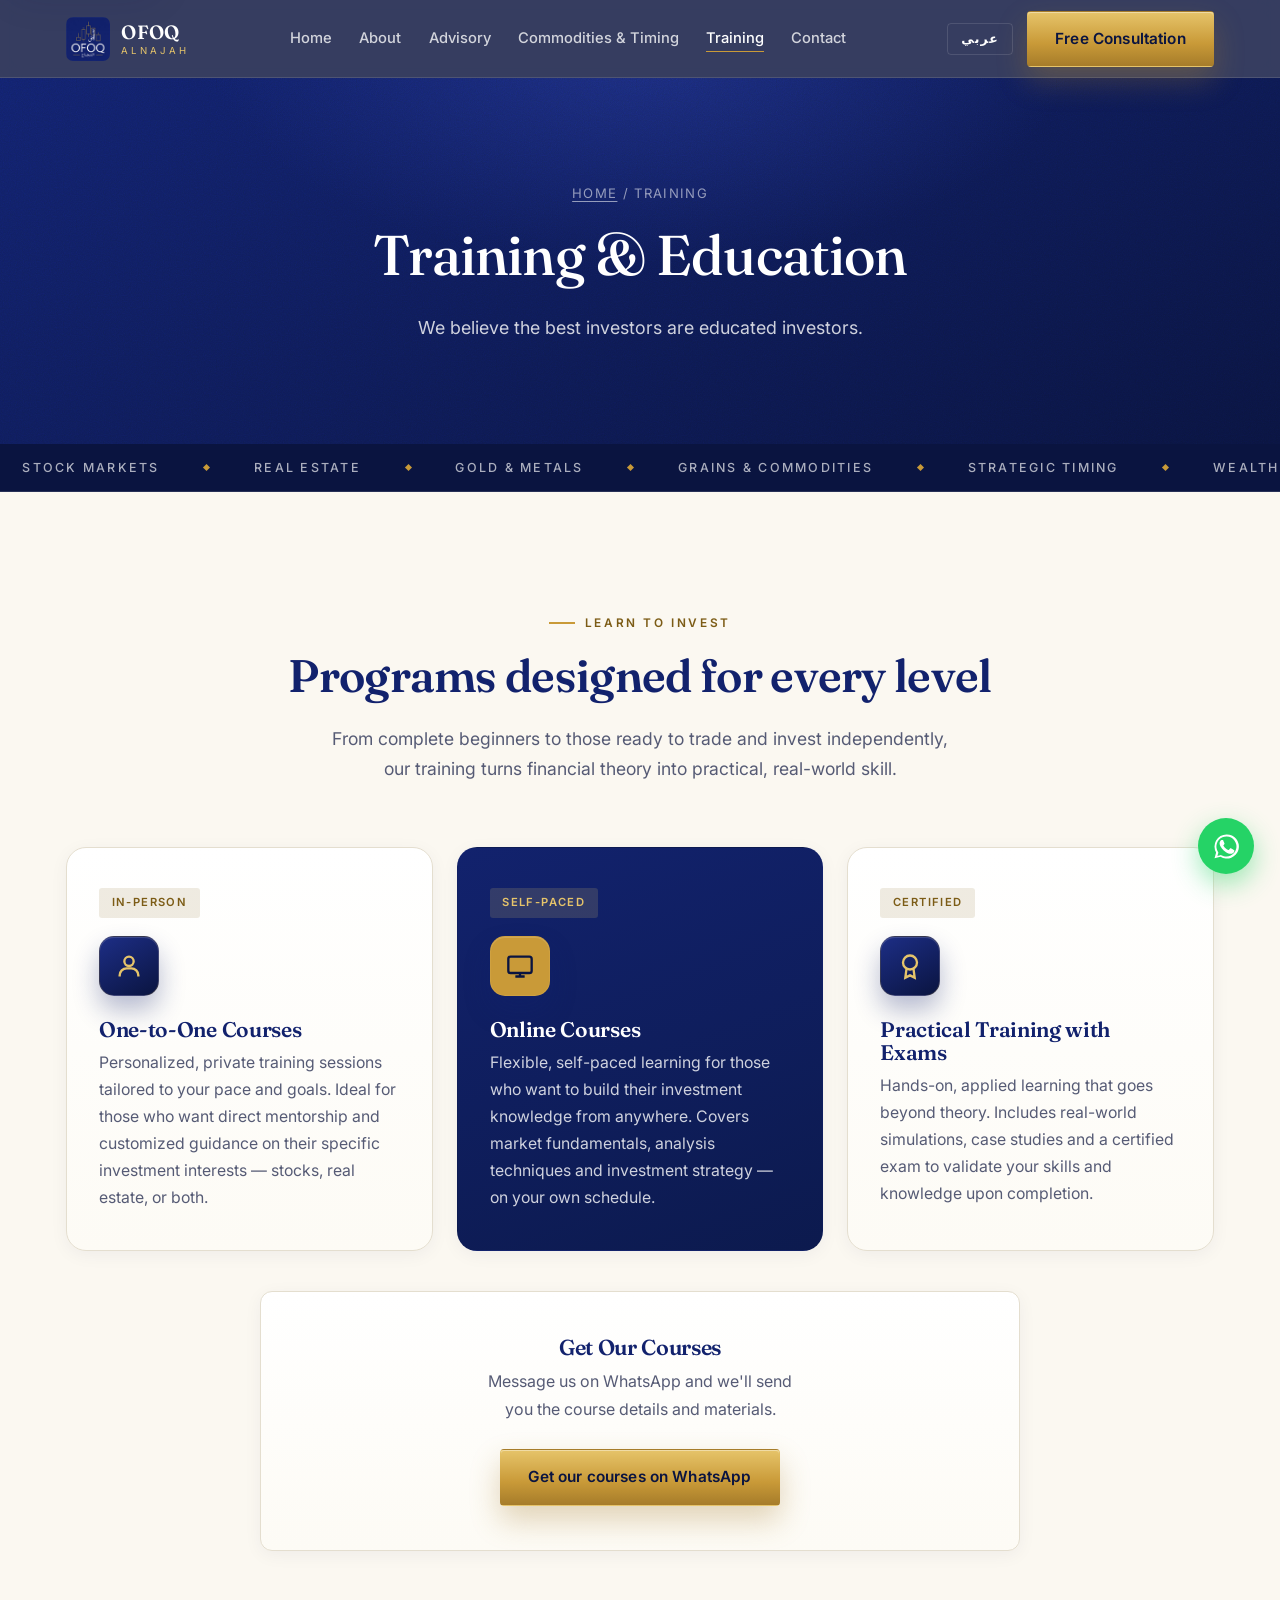
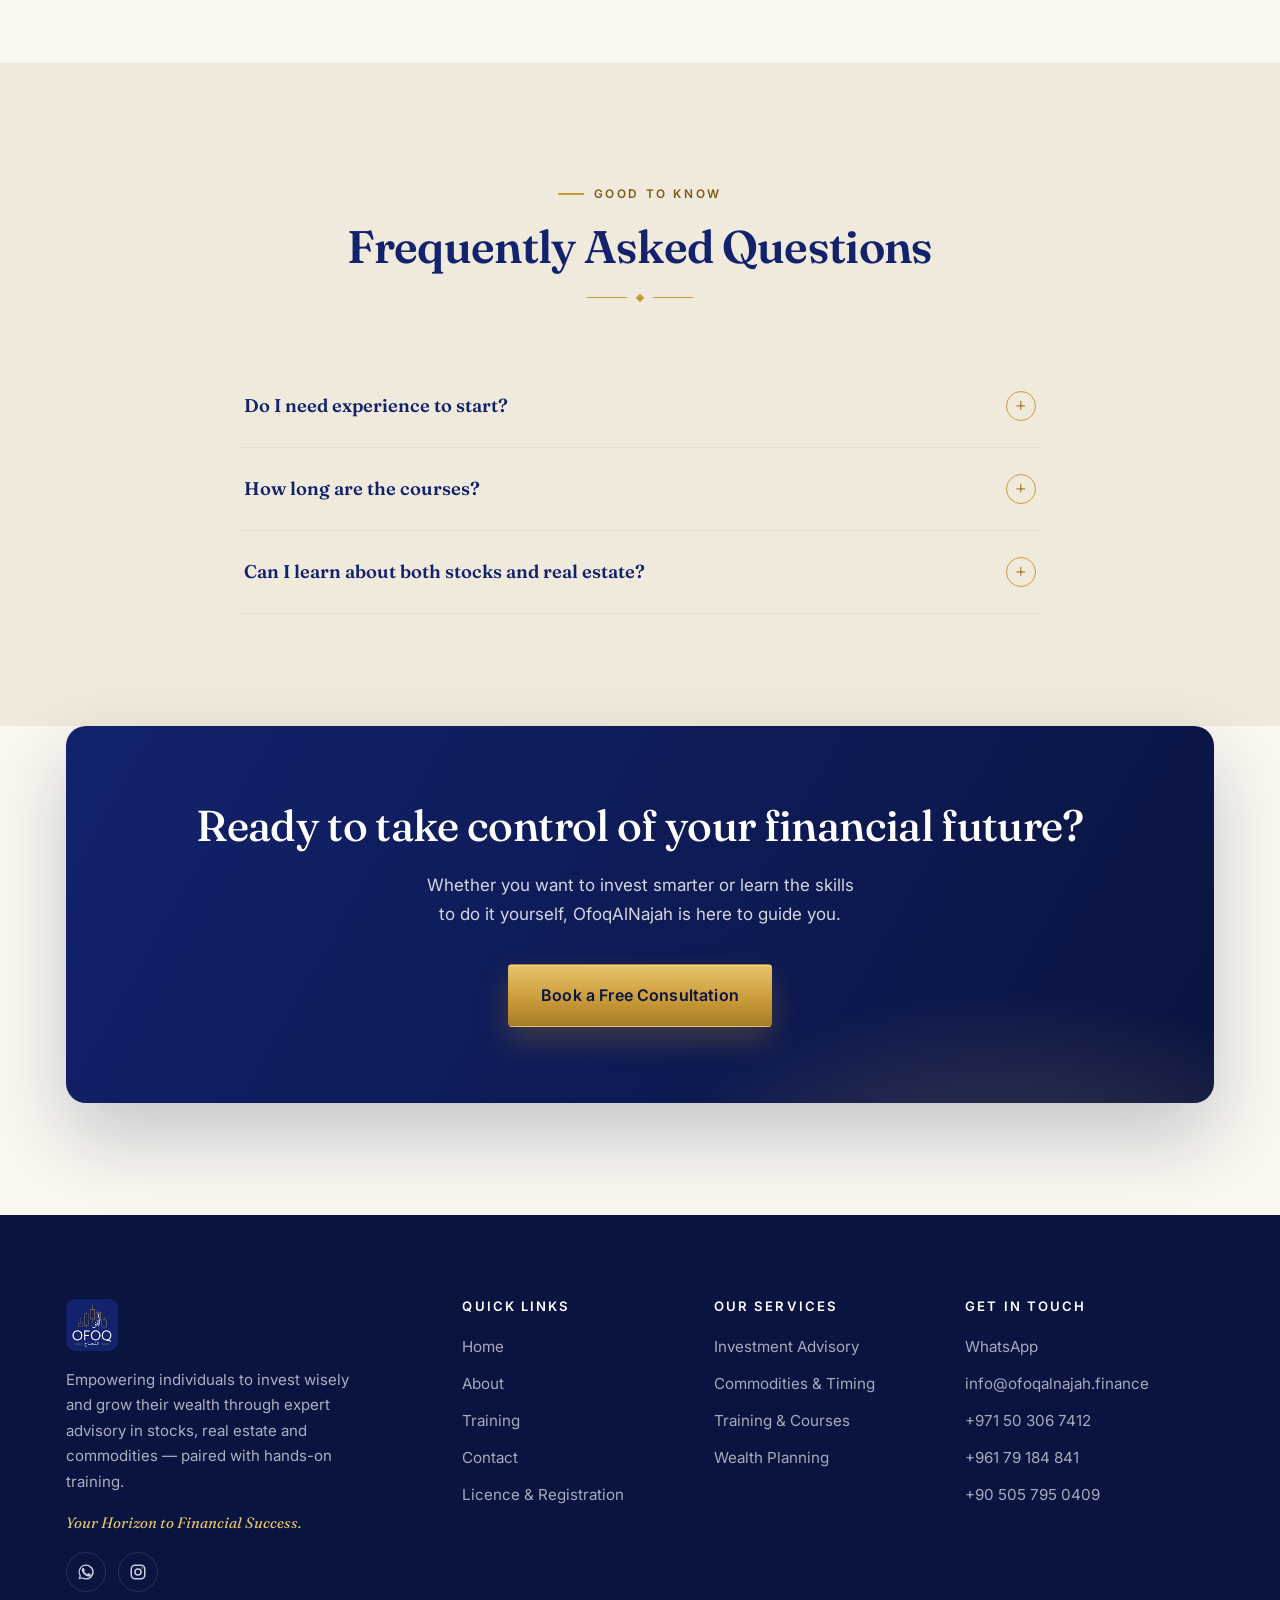
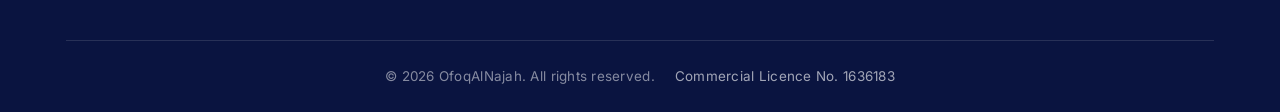
<file: courses.html>
﻿<!DOCTYPE html>
<html lang="en" dir="ltr" data-page="courses">
<head>
  <meta charset="UTF-8">
  <meta name="viewport" content="width=device-width, initial-scale=1.0">
  <title>Training &amp; Education — OfoqAlNajah</title>
  <meta name="description" content="One-to-one coaching, online courses and certified practical training for every level of investor.">
  <link rel="canonical" href="https://ofoqalnajah.finance/courses.html">
  <link rel="alternate" hreflang="en" href="https://ofoqalnajah.finance/courses.html">
  <link rel="alternate" hreflang="ar" href="https://ofoqalnajah.finance/courses.html?lang=ar">
  <link rel="alternate" hreflang="x-default" href="https://ofoqalnajah.finance/courses.html">
  <meta name="robots" content="index, follow, max-image-preview:large">
  <meta name="theme-color" content="#12226D">
  <meta property="og:type" content="website">
  <meta property="og:site_name" content="OfoqAlNajah">
  <meta property="og:title" content="Training &amp; Education — OfoqAlNajah">
  <meta property="og:description" content="One-to-one coaching, online courses and certified practical training for every level of investor.">
  <meta property="og:url" content="https://ofoqalnajah.finance/courses.html">
  <meta property="og:image" content="https://ofoqalnajah.finance/assets/og-image.jpg">
  <meta property="og:image:width" content="1200">
  <meta property="og:image:height" content="630">
  <meta property="og:image:alt" content="OfoqAlNajah">
  <meta property="og:locale" content="en_US">
  <meta property="og:locale:alternate" content="ar_AR">
  <meta name="twitter:card" content="summary_large_image">
  <meta name="twitter:title" content="Training &amp; Education — OfoqAlNajah">
  <meta name="twitter:description" content="One-to-one coaching, online courses and certified practical training for every level of investor.">
  <meta name="twitter:image" content="https://ofoqalnajah.finance/assets/og-image.jpg">
  <link rel="manifest" href="/site.webmanifest">
  <link rel="icon" type="image/png" href="assets/favicon.png">
  <link rel="apple-touch-icon" href="assets/apple-touch-icon.png">
  <link rel="preconnect" href="https://fonts.googleapis.com">
  <link rel="preconnect" href="https://fonts.gstatic.com" crossorigin>
  <link href="https://fonts.googleapis.com/css2?family=Fraunces:ital,opsz,wght@0,9..144,400..600;1,9..144,400..600&family=Inter:wght@400;500;600;700&display=swap" rel="stylesheet">
  <script>(function(){try{var p=new URLSearchParams(location.search).get('lang');var l=(p==='ar'||p==='en')?p:localStorage.getItem('ofoq_lang');if(l==='ar'){var d=document.documentElement;d.lang='ar';d.dir='rtl';}}catch(e){}})();</script>
  <link rel="stylesheet" href="css/styles.css?v=20261030a">
</head>
<body>
  <a class="skip-link" href="#main" data-i18n="a11y.skip">Skip to content</a>
  <header class="site-header"></header>
  <main id="main" tabindex="-1">

  <section class="page-hero">
    <div class="container">
      <div class="breadcrumb"><a href="index.html" data-i18n="nav.home">Home</a> / <span data-i18n="courses.crumb">Training</span></div>
      <h1 data-i18n="courses.hero.title">Training & Education</h1>
      <p data-i18n="courses.hero.sub">We believe the best investors are educated investors.</p>
    </div>
  </section>

  <section class="section">
    <div class="container">
      <div class="section-head reveal">
        <span class="kicker" data-i18n="courses.intro.kicker">Learn to Invest</span>
        <h2 data-i18n="courses.intro.title">Programs designed for every level</h2>
        <p data-i18n="courses.intro.p">From complete beginners to those ready to trade and invest independently, our training turns financial theory into practical, real-world skill.</p>
      </div>
      <div class="grid grid-3">
        <article class="card reveal">
          <span class="pill" data-i18n="courses.1.tag">In-Person</span>
          <div class="icon-badge"><svg viewBox="0 0 24 24" width="24" height="24" fill="none" stroke="currentColor" stroke-width="2"><circle cx="12" cy="8" r="4"/><path d="M4 21v-1a6 6 0 0 1 6-6h4a6 6 0 0 1 6 6v1"/></svg></div>
          <h3 data-i18n="courses.1.t">One-to-One Courses</h3>
          <p data-i18n="courses.1.p">Personalized, private training sessions tailored to your pace and goals. Ideal for those who want direct mentorship and customized guidance on their specific investment interests — stocks, real estate, or both.</p>
        </article>
        <article class="card card-gold reveal">
          <span class="pill" data-i18n="courses.2.tag">Self-Paced</span>
          <div class="icon-badge"><svg viewBox="0 0 24 24" width="24" height="24" fill="none" stroke="currentColor" stroke-width="2"><rect x="2" y="4" width="20" height="14" rx="2"/><path d="M8 21h8M12 18v3"/></svg></div>
          <h3 data-i18n="courses.2.t">Online Courses</h3>
          <p data-i18n="courses.2.p">Flexible, self-paced learning for those who want to build their investment knowledge from anywhere. Covers market fundamentals, analysis techniques and investment strategy — on your own schedule.</p>
        </article>
        <article class="card reveal">
          <span class="pill" data-i18n="courses.3.tag">Certified</span>
          <div class="icon-badge"><svg viewBox="0 0 24 24" width="24" height="24" fill="none" stroke="currentColor" stroke-width="2"><circle cx="12" cy="9" r="6"/><path d="M9 14.5 8 22l4-2 4 2-1-7.5"/></svg></div>
          <h3 data-i18n="courses.3.t">Practical Training with Exams</h3>
          <p data-i18n="courses.3.p">Hands-on, applied learning that goes beyond theory. Includes real-world simulations, case studies and a certified exam to validate your skills and knowledge upon completion.</p>
        </article>
      </div>

      <div class="materials reveal">
        <h3 data-i18n="courses.materials.t">Get Our Courses</h3>
        <p data-i18n="courses.materials.p">Message us on WhatsApp and we'll send you the course details and materials.</p>
        <div class="materials-actions">
          <a class="btn btn-gold" href="https://wa.me/96179184841" target="_blank" rel="noopener" data-wa-text="courses.materials.waMsg" data-i18n="courses.materials.wa">Get our courses on WhatsApp</a>
        </div>
      </div>
    </div>
  </section>

  <section class="section section-alt">
    <div class="container">
      <div class="section-head reveal">
        <span class="kicker" data-i18n="courses.faq.kicker">Good to Know</span>
        <h2 data-i18n="courses.faq.title">Frequently Asked Questions</h2>
        <div class="divider"><span></span><i></i><span></span></div>
      </div>
      <div class="faq reveal">
        <div class="faq-item">
          <button class="faq-q" type="button"><span data-i18n="courses.faq.q1">Do I need experience to start?</span><span class="ic">+</span></button>
          <div class="faq-a"><p data-i18n="courses.faq.a1">Not at all. Our programs are designed for every level — including complete beginners.</p></div>
        </div>
        <div class="faq-item">
          <button class="faq-q" type="button"><span data-i18n="courses.faq.q2">How long are the courses?</span><span class="ic">+</span></button>
          <div class="faq-a"><p data-i18n="courses.faq.a2">It depends on the track. Contact us for the current schedule.</p></div>
        </div>
        <div class="faq-item">
          <button class="faq-q" type="button"><span data-i18n="courses.faq.q3">Can I learn about both stocks and real estate?</span><span class="ic">+</span></button>
          <div class="faq-a"><p data-i18n="courses.faq.a3">Absolutely. Our one-to-one coaching can be fully customized to your interests.</p></div>
        </div>
      </div>
    </div>
  </section>

  <section class="section" style="padding-top:0">
    <div class="container">
      <div class="cta-band reveal">
        <h2 data-i18n="cta.title">Ready to take control of your financial future?</h2>
        <p data-i18n="cta.p">Whether you want to invest smarter or learn the skills to do it yourself, OfoqAlNajah is here to guide you.</p>
        <div class="cta-actions">
          <a href="contact.html" class="btn btn-gold btn-lg" data-i18n="cta.book">Book a Free Consultation</a>
        </div>
      </div>
    </div>
  </section>

  </main>
  <footer class="site-footer"></footer>
  <script src="js/i18n.js?v=20261030a"></script>
  <script src="js/main.js?v=20261030a"></script>
</body>
</html>
</file>
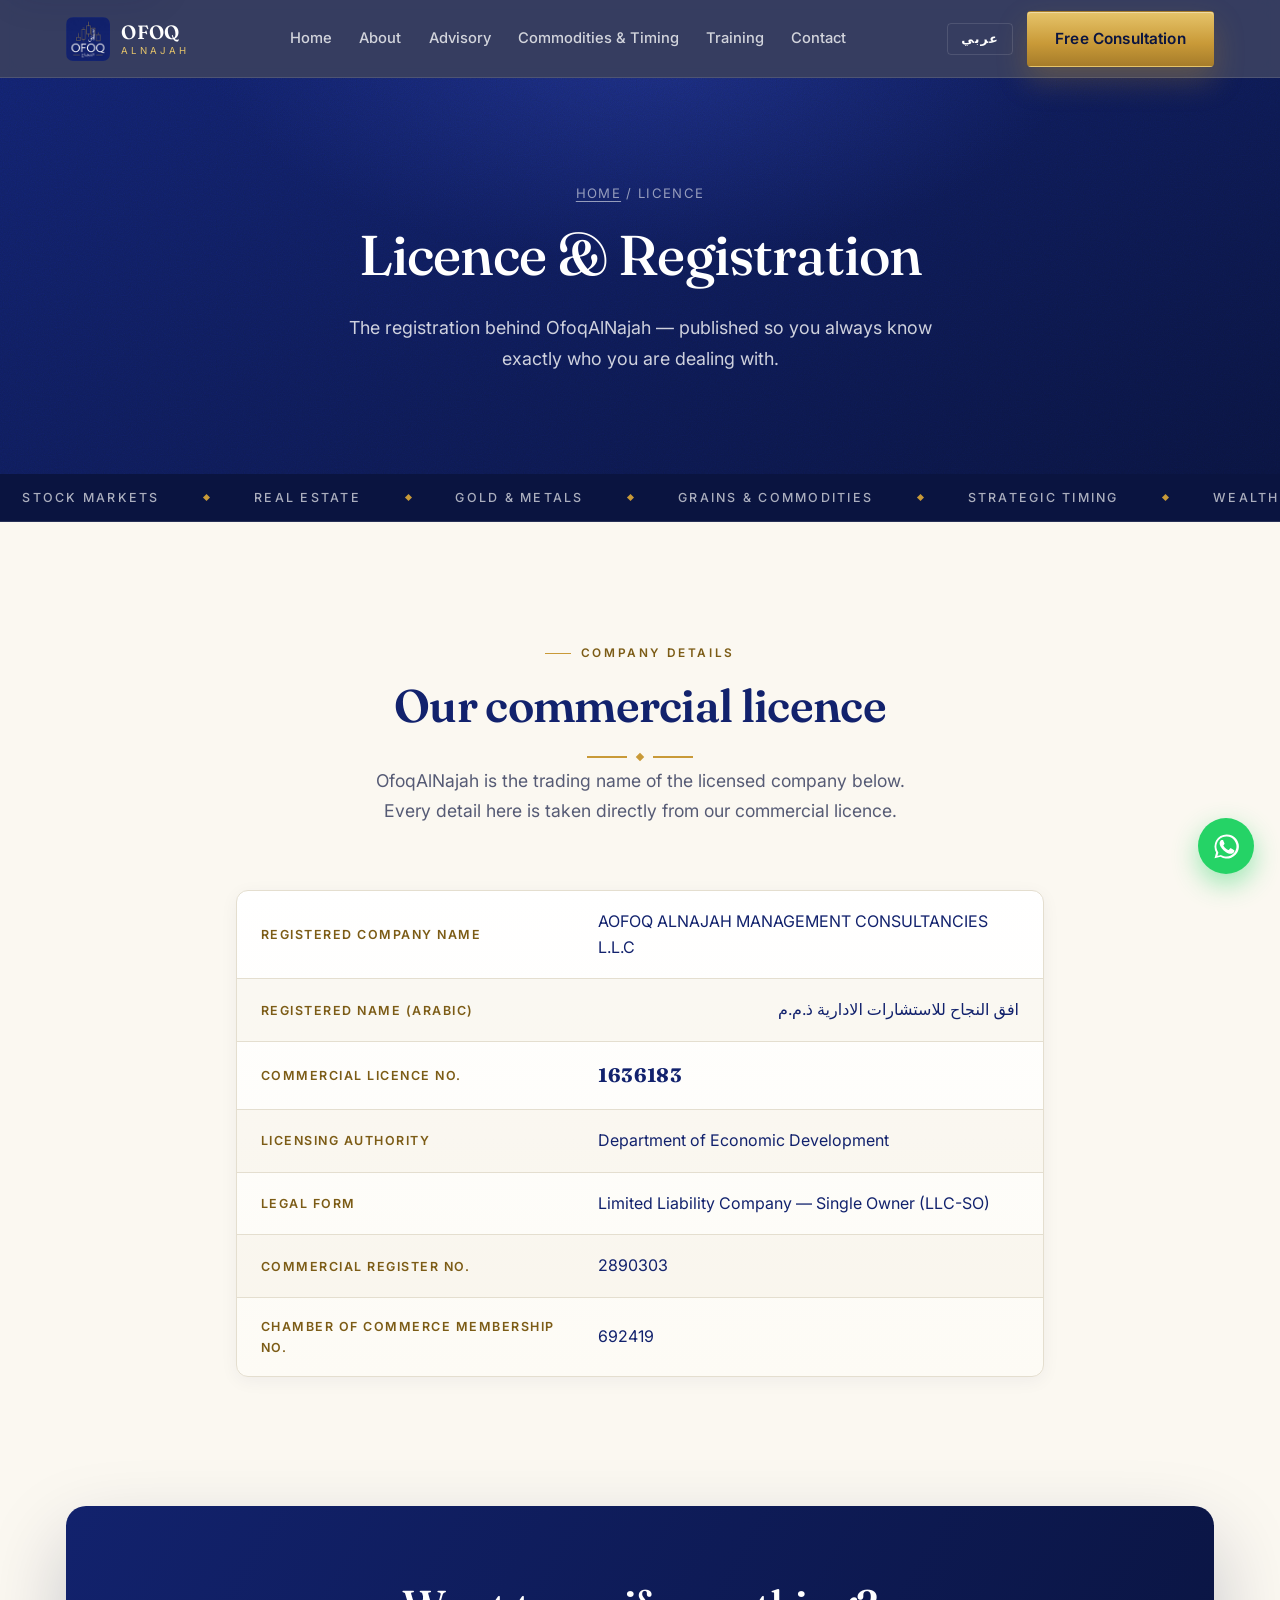
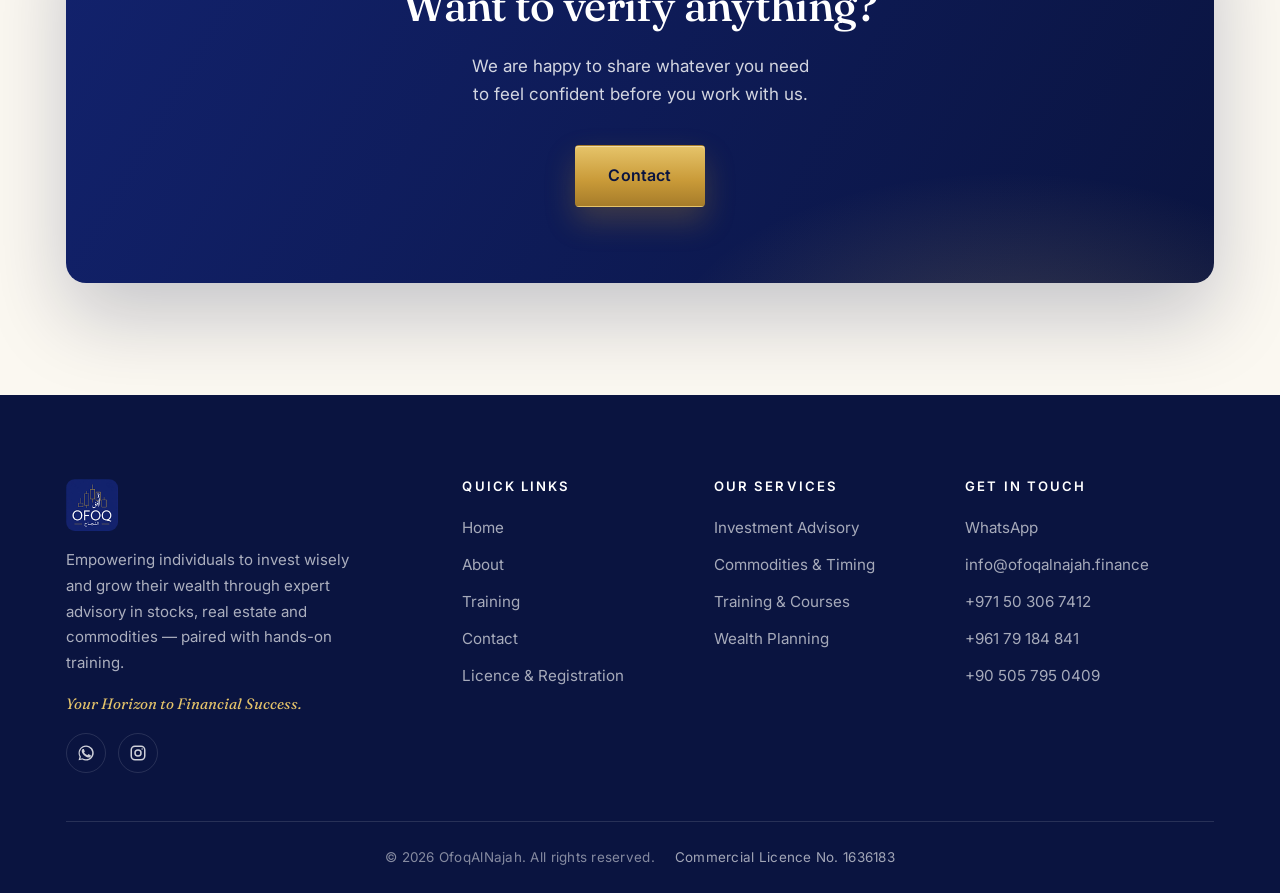
<file: legal.html>
﻿<!DOCTYPE html>
<html lang="en" dir="ltr" data-page="legal">
<head>
  <meta charset="UTF-8">
  <meta name="viewport" content="width=device-width, initial-scale=1.0">
  <title>Licence &amp; Registration — OfoqAlNajah</title>
  <meta name="description" content="Company registration details for AOFOQ ALNAJAH MANAGEMENT CONSULTANCIES L.L.C — commercial licence number, legal form and registry numbers.">
  <link rel="canonical" href="https://ofoqalnajah.finance/legal.html">
  <link rel="alternate" hreflang="en" href="https://ofoqalnajah.finance/legal.html">
  <link rel="alternate" hreflang="ar" href="https://ofoqalnajah.finance/legal.html?lang=ar">
  <link rel="alternate" hreflang="x-default" href="https://ofoqalnajah.finance/legal.html">
  <meta name="robots" content="index, follow, max-image-preview:large">
  <meta name="theme-color" content="#12226D">
  <meta property="og:type" content="website">
  <meta property="og:site_name" content="OfoqAlNajah">
  <meta property="og:title" content="Licence &amp; Registration — OfoqAlNajah">
  <meta property="og:description" content="Company registration details for AOFOQ ALNAJAH MANAGEMENT CONSULTANCIES L.L.C — commercial licence number, legal form and registry numbers.">
  <meta property="og:url" content="https://ofoqalnajah.finance/legal.html">
  <meta property="og:image" content="https://ofoqalnajah.finance/assets/og-image.jpg">
  <meta property="og:image:width" content="1200">
  <meta property="og:image:height" content="630">
  <meta property="og:image:alt" content="OfoqAlNajah">
  <meta property="og:locale" content="en_US">
  <meta property="og:locale:alternate" content="ar_AR">
  <meta name="twitter:card" content="summary_large_image">
  <meta name="twitter:title" content="Licence &amp; Registration — OfoqAlNajah">
  <meta name="twitter:description" content="Company registration details for AOFOQ ALNAJAH MANAGEMENT CONSULTANCIES L.L.C — commercial licence number, legal form and registry numbers.">
  <meta name="twitter:image" content="https://ofoqalnajah.finance/assets/og-image.jpg">
  <link rel="manifest" href="/site.webmanifest">
  <link rel="icon" type="image/png" href="assets/favicon.png">
  <link rel="apple-touch-icon" href="assets/apple-touch-icon.png">
  <link rel="preconnect" href="https://fonts.googleapis.com">
  <link rel="preconnect" href="https://fonts.gstatic.com" crossorigin>
  <link href="https://fonts.googleapis.com/css2?family=Fraunces:ital,opsz,wght@0,9..144,400..600;1,9..144,400..600&family=Inter:wght@400;500;600;700&display=swap" rel="stylesheet">
  <script>(function(){try{var p=new URLSearchParams(location.search).get('lang');var l=(p==='ar'||p==='en')?p:localStorage.getItem('ofoq_lang');if(l==='ar'){var d=document.documentElement;d.lang='ar';d.dir='rtl';}}catch(e){}})();</script>
  <link rel="stylesheet" href="css/styles.css?v=20261030a">
</head>
<body>
  <a class="skip-link" href="#main" data-i18n="a11y.skip">Skip to content</a>
  <header class="site-header"></header>
  <main id="main" tabindex="-1">

  <section class="page-hero">
    <div class="container">
      <div class="breadcrumb"><a href="index.html" data-i18n="nav.home">Home</a> / <span data-i18n="legal.crumb">Licence</span></div>
      <h1 data-i18n="legal.hero.title">Licence &amp; Registration</h1>
      <p data-i18n="legal.hero.sub">The registration behind OfoqAlNajah — published so you always know exactly who you are dealing with.</p>
    </div>
  </section>

  <section class="section">
    <div class="container container-narrow">
      <div class="section-head reveal">
        <span class="kicker" data-i18n="legal.kicker">Company Details</span>
        <h2 data-i18n="legal.title">Our commercial licence</h2>
        <div class="divider"><span></span><i></i><span></span></div>
        <p data-i18n="legal.p">OfoqAlNajah is the trading name of the licensed company below. Every detail here is taken directly from our commercial licence.</p>
      </div>

      <dl class="legal-table reveal">
        <div class="legal-row">
          <dt data-i18n="legal.f.name">Registered company name</dt>
          <dd dir="ltr">AOFOQ ALNAJAH MANAGEMENT CONSULTANCIES L.L.C</dd>
        </div>
        <div class="legal-row">
          <dt data-i18n="legal.f.nameAr">Registered name (Arabic)</dt>
          <dd dir="rtl" lang="ar">افق النجاح للاستشارات الادارية ذ.م.م</dd>
        </div>
        <div class="legal-row">
          <dt data-i18n="legal.f.licence">Commercial licence no.</dt>
          <dd dir="ltr"><b>1636183</b></dd>
        </div>
        <div class="legal-row">
          <dt data-i18n="legal.f.authority">Licensing authority</dt>
          <dd data-i18n="legal.f.authority.v">Department of Economic Development</dd>
        </div>
        <div class="legal-row">
          <dt data-i18n="legal.f.form">Legal form</dt>
          <dd data-i18n="legal.f.form.v">Limited Liability Company — Single Owner (LLC-SO)</dd>
        </div>
        <div class="legal-row">
          <dt data-i18n="legal.f.register">Commercial register no.</dt>
          <dd dir="ltr">2890303</dd>
        </div>
        <div class="legal-row">
          <dt data-i18n="legal.f.chamber">Chamber of commerce membership no.</dt>
          <dd dir="ltr">692419</dd>
        </div>
      </dl>
    </div>
  </section>

  <section class="section" style="padding-top:0">
    <div class="container">
      <div class="cta-band reveal">
        <h2 data-i18n="legal.cta.title">Want to verify anything?</h2>
        <p data-i18n="legal.cta.p">We are happy to share whatever you need to feel confident before you work with us.</p>
        <div class="cta-actions">
          <a href="contact.html" class="btn btn-gold btn-lg" data-i18n="nav.contact">Contact</a>
        </div>
      </div>
    </div>
  </section>

  </main>
  <footer class="site-footer"></footer>
  <script src="js/i18n.js?v=20261030a"></script>
  <script src="js/main.js?v=20261030a"></script>
</body>
</html>
</file>
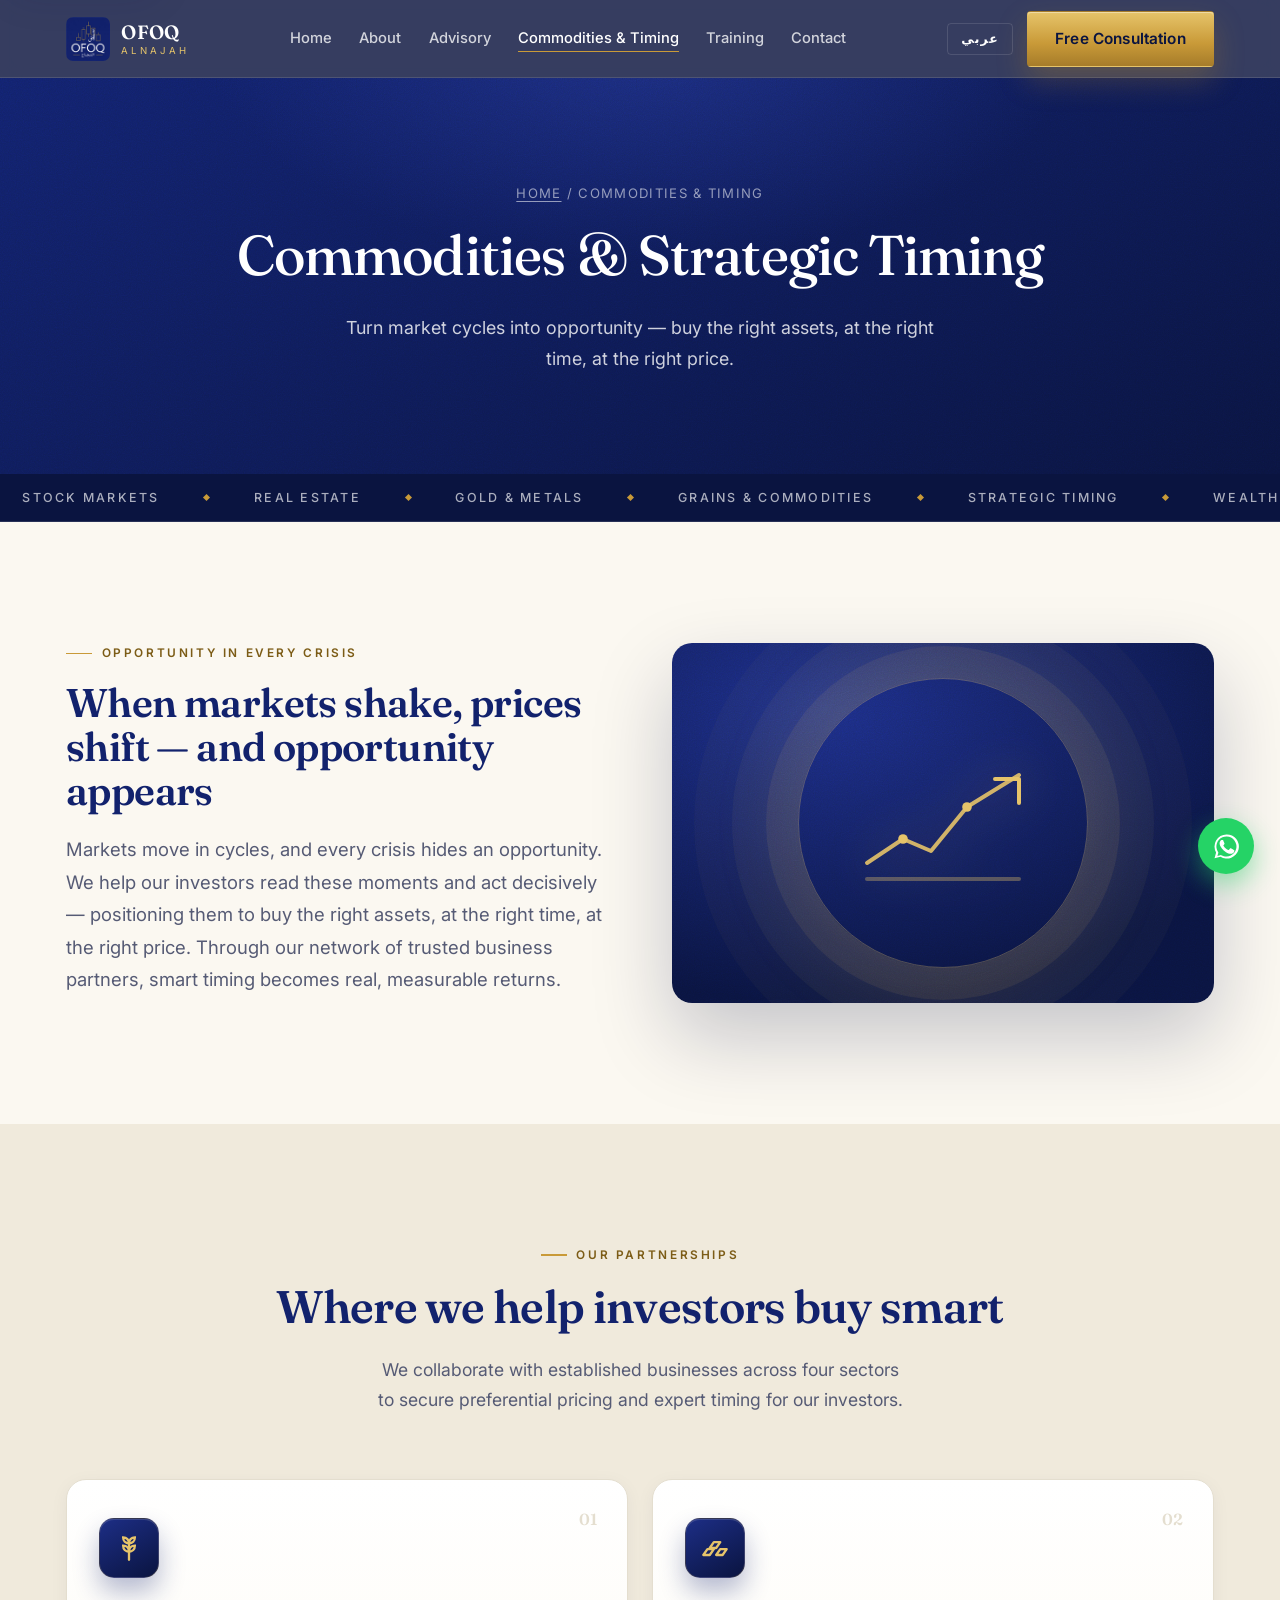
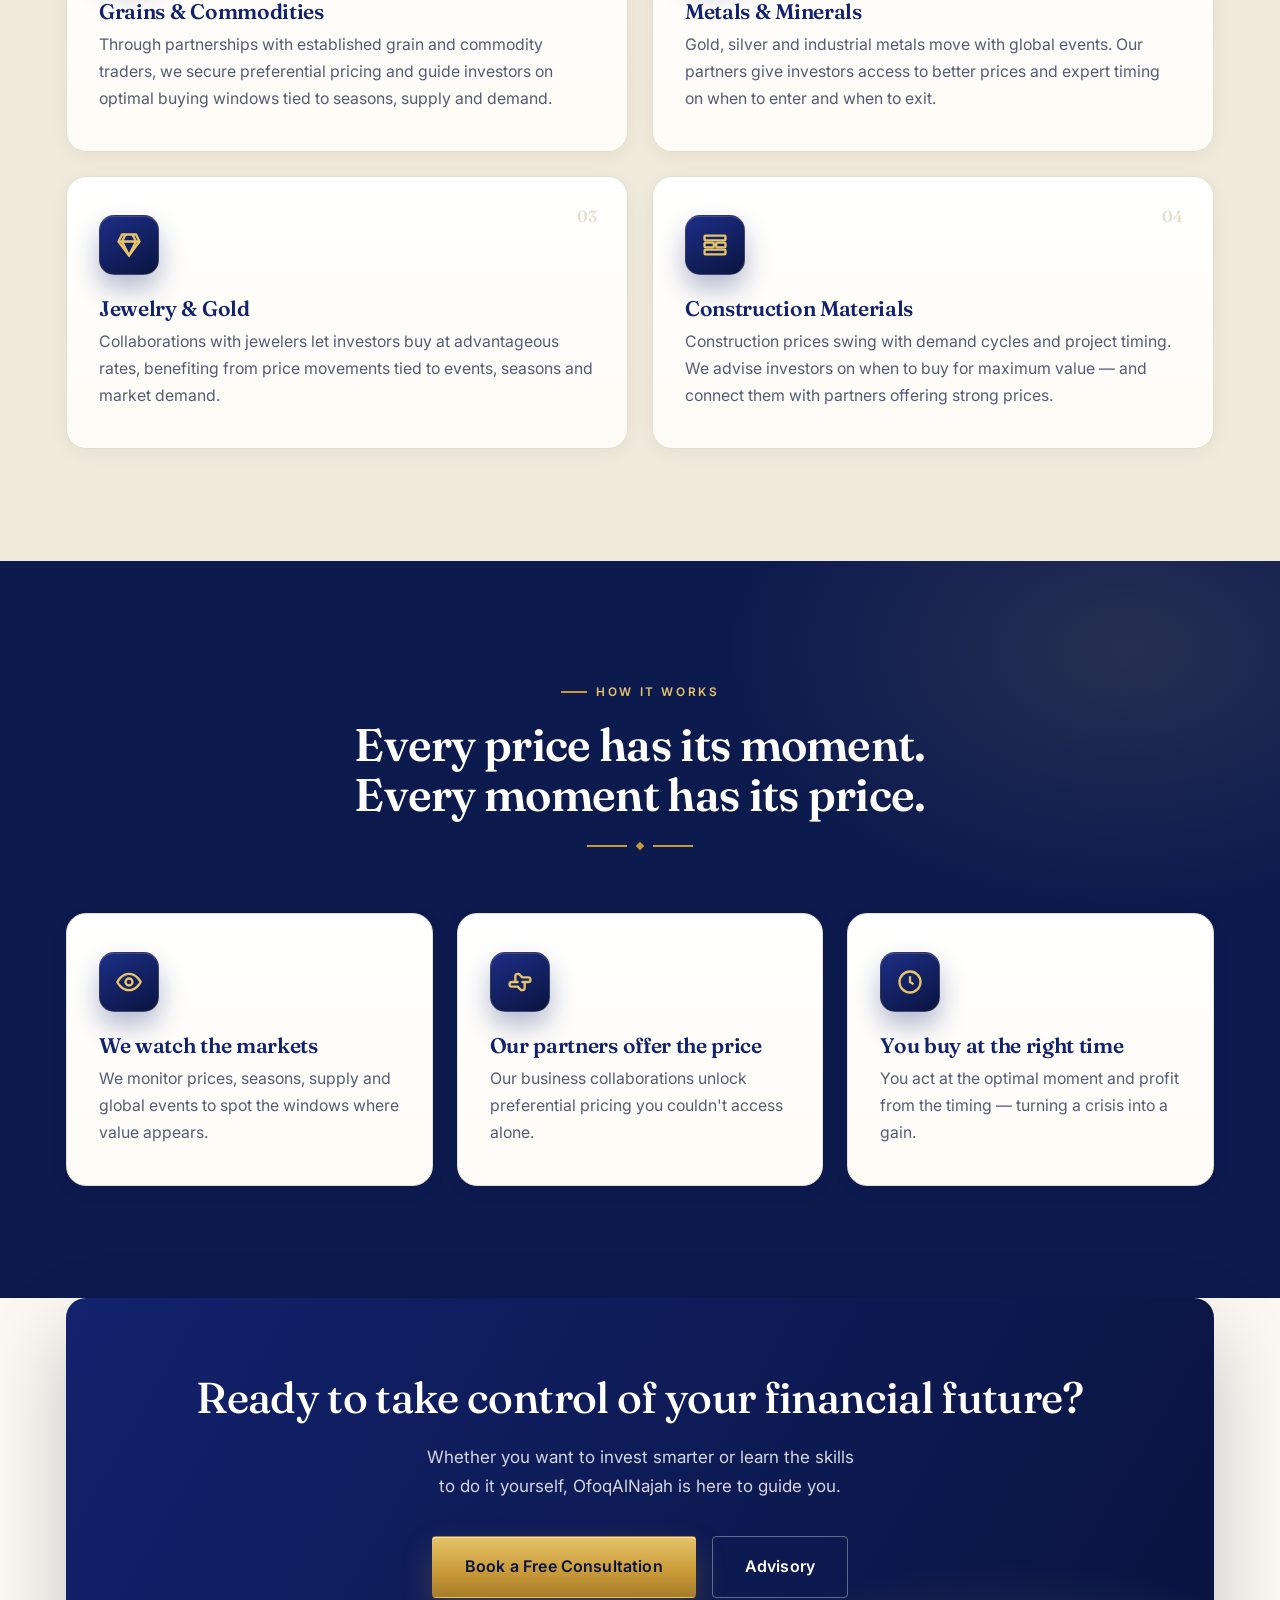
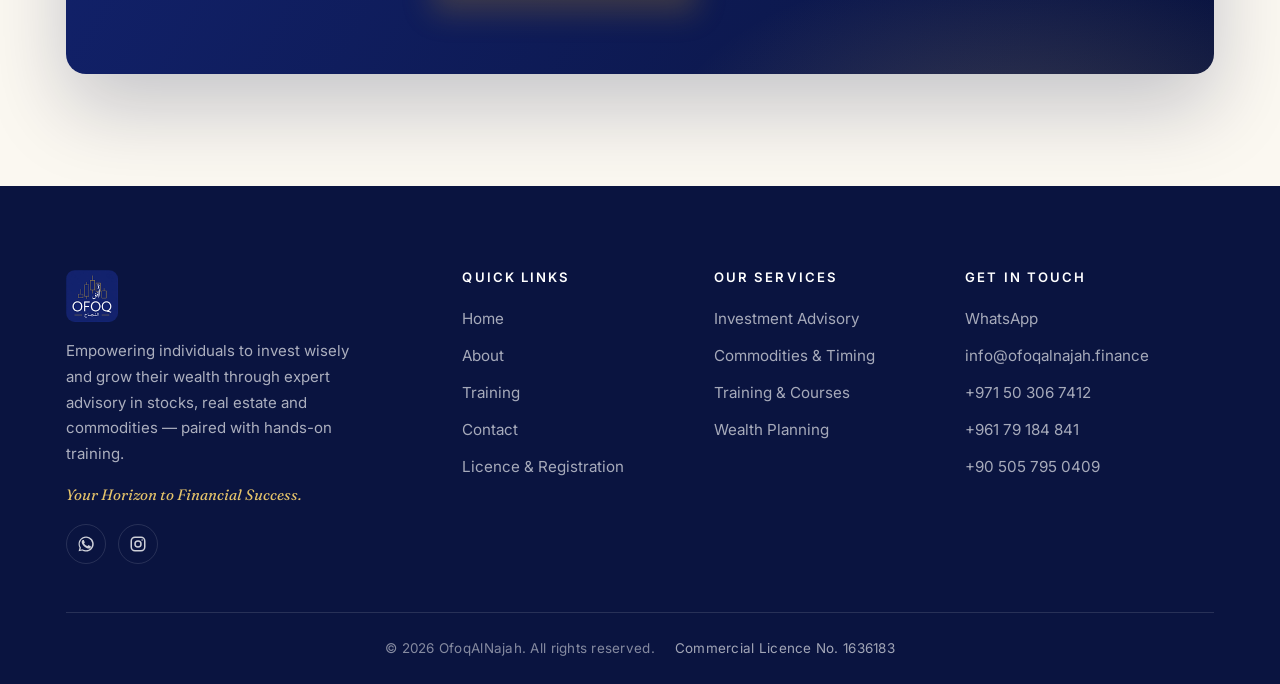
<file: markets.html>
﻿<!DOCTYPE html>
<html lang="en" dir="ltr" data-page="markets">
<head>
  <meta charset="UTF-8">
  <meta name="viewport" content="width=device-width, initial-scale=1.0">
  <title>Commodities &amp; Strategic Timing — OfoqAlNajah</title>
  <meta name="description" content="Turn market crises into opportunity. Buy the right assets — grains, metals, gold, construction — at the right time.">
  <link rel="canonical" href="https://ofoqalnajah.finance/markets.html">
  <link rel="alternate" hreflang="en" href="https://ofoqalnajah.finance/markets.html">
  <link rel="alternate" hreflang="ar" href="https://ofoqalnajah.finance/markets.html?lang=ar">
  <link rel="alternate" hreflang="x-default" href="https://ofoqalnajah.finance/markets.html">
  <meta name="robots" content="index, follow, max-image-preview:large">
  <meta name="theme-color" content="#12226D">
  <meta property="og:type" content="website">
  <meta property="og:site_name" content="OfoqAlNajah">
  <meta property="og:title" content="Commodities &amp; Strategic Timing — OfoqAlNajah">
  <meta property="og:description" content="Turn market crises into opportunity. Buy the right assets — grains, metals, gold, construction — at the right time.">
  <meta property="og:url" content="https://ofoqalnajah.finance/markets.html">
  <meta property="og:image" content="https://ofoqalnajah.finance/assets/og-image.jpg">
  <meta property="og:image:width" content="1200">
  <meta property="og:image:height" content="630">
  <meta property="og:image:alt" content="OfoqAlNajah">
  <meta property="og:locale" content="en_US">
  <meta property="og:locale:alternate" content="ar_AR">
  <meta name="twitter:card" content="summary_large_image">
  <meta name="twitter:title" content="Commodities &amp; Strategic Timing — OfoqAlNajah">
  <meta name="twitter:description" content="Turn market crises into opportunity. Buy the right assets — grains, metals, gold, construction — at the right time.">
  <meta name="twitter:image" content="https://ofoqalnajah.finance/assets/og-image.jpg">
  <link rel="manifest" href="/site.webmanifest">
  <link rel="icon" type="image/png" href="assets/favicon.png">
  <link rel="apple-touch-icon" href="assets/apple-touch-icon.png">
  <link rel="preconnect" href="https://fonts.googleapis.com">
  <link rel="preconnect" href="https://fonts.gstatic.com" crossorigin>
  <link href="https://fonts.googleapis.com/css2?family=Fraunces:ital,opsz,wght@0,9..144,400..600;1,9..144,400..600&family=Inter:wght@400;500;600;700&display=swap" rel="stylesheet">
  <script>(function(){try{var p=new URLSearchParams(location.search).get('lang');var l=(p==='ar'||p==='en')?p:localStorage.getItem('ofoq_lang');if(l==='ar'){var d=document.documentElement;d.lang='ar';d.dir='rtl';}}catch(e){}})();</script>
  <link rel="stylesheet" href="css/styles.css?v=20261030a">
</head>
<body>
  <a class="skip-link" href="#main" data-i18n="a11y.skip">Skip to content</a>
  <header class="site-header"></header>
  <main id="main" tabindex="-1">

  <section class="page-hero">
    <div class="container">
      <div class="breadcrumb"><a href="index.html" data-i18n="nav.home">Home</a> / <span data-i18n="markets.crumb">Commodities & Timing</span></div>
      <h1 data-i18n="markets.hero.title">Commodities & Strategic Timing</h1>
      <p data-i18n="markets.hero.sub">Turn market cycles into opportunity — buy the right assets, at the right time, at the right price.</p>
    </div>
  </section>

  <section class="section">
    <div class="container">
      <div class="feature">
        <div class="feature-copy reveal">
          <span class="kicker" data-i18n="markets.intro.kicker">Opportunity in Every Crisis</span>
          <h2 data-i18n="markets.intro.title">When markets shake, prices shift — and opportunity appears</h2>
          <p class="lead" data-i18n="markets.intro.p">Markets move in cycles, and every crisis hides an opportunity. We help our investors read these moments and act decisively — positioning them to buy the right assets, at the right time, at the right price. Through our network of trusted business partners, smart timing becomes real, measurable returns.</p>
        </div>
        <div class="feature-media reveal" aria-hidden="true">
          <svg viewBox="0 0 220 200" width="180" height="160" fill="none" stroke="currentColor" stroke-width="5" stroke-linecap="round" stroke-linejoin="round">
            <path d="M15 150 L60 120 L95 135 L140 80 L205 40" opacity="0.9"/>
            <path d="M175 45 h30 v30"/>
            <circle cx="60" cy="120" r="6" fill="currentColor" stroke="none"/>
            <circle cx="140" cy="80" r="6" fill="currentColor" stroke="none"/>
            <line x1="15" y1="170" x2="205" y2="170" opacity="0.35"/>
          </svg>
        </div>
      </div>
    </div>
  </section>

  <section class="section section-alt">
    <div class="container">
      <div class="section-head reveal">
        <span class="kicker" data-i18n="markets.sectors.kicker">Our Partnerships</span>
        <h2 data-i18n="markets.sectors.title">Where we help investors buy smart</h2>
        <p data-i18n="markets.sectors.sub">We collaborate with established businesses across four sectors to secure preferential pricing and expert timing for our investors.</p>
      </div>
      <div class="grid grid-2">
        <article class="card reveal">
          <div class="icon-badge"><svg viewBox="0 0 24 24" width="24" height="24" fill="none" stroke="currentColor" stroke-width="2" stroke-linecap="round"><path d="M12 22V8"/><path d="M12 8c0-3 2-5 5-5 0 3-2 5-5 5z"/><path d="M12 8c0-3-2-5-5-5 0 3 2 5 5 5z"/><path d="M12 15c0-3 2-5 5-5 0 3-2 5-5 5z"/><path d="M12 15c0-3-2-5-5-5 0 3 2 5 5 5z"/></svg></div>
          <span class="idx" aria-hidden="true">01</span>
          <h3 data-i18n="markets.s1.t">Grains & Commodities</h3>
          <p data-i18n="markets.s1.p">Through partnerships with established grain and commodity traders, we secure preferential pricing and guide investors on optimal buying windows tied to seasons, supply and demand.</p>
        </article>
        <article class="card reveal">
          <div class="icon-badge"><svg viewBox="0 0 24 24" width="24" height="24" fill="none" stroke="currentColor" stroke-width="2" stroke-linejoin="round"><path d="M2 18l3.5-5H11l-3.5 5z"/><path d="M13 18l3.5-5H22l-3.5 5z"/><path d="M7.5 12L11 7h5.5l-3.5 5z"/></svg></div>
          <span class="idx" aria-hidden="true">02</span>
          <h3 data-i18n="markets.s2.t">Metals & Minerals</h3>
          <p data-i18n="markets.s2.p">Gold, silver and industrial metals move with global events. Our partners give investors access to better prices and expert timing on when to enter and when to exit.</p>
        </article>
        <article class="card reveal">
          <div class="icon-badge"><svg viewBox="0 0 24 24" width="24" height="24" fill="none" stroke="currentColor" stroke-width="2" stroke-linejoin="round"><path d="M6 3h12l3 6-9 12L3 9z"/><path d="M3 9h18M9 3 6 9l6 12 6-12-3-6"/></svg></div>
          <span class="idx" aria-hidden="true">03</span>
          <h3 data-i18n="markets.s3.t">Jewelry & Gold</h3>
          <p data-i18n="markets.s3.p">Collaborations with jewelers let investors buy at advantageous rates, benefiting from price movements tied to events, seasons and market demand.</p>
        </article>
        <article class="card reveal">
          <div class="icon-badge"><svg viewBox="0 0 24 24" width="24" height="24" fill="none" stroke="currentColor" stroke-width="2" stroke-linejoin="round"><rect x="3" y="4" width="18" height="4" rx="1"/><rect x="3" y="10" width="8" height="4" rx="1"/><rect x="13" y="10" width="8" height="4" rx="1"/><rect x="3" y="16" width="18" height="4" rx="1"/></svg></div>
          <span class="idx" aria-hidden="true">04</span>
          <h3 data-i18n="markets.s4.t">Construction Materials</h3>
          <p data-i18n="markets.s4.p">Construction prices swing with demand cycles and project timing. We advise investors on when to buy for maximum value — and connect them with partners offering strong prices.</p>
        </article>
      </div>
    </div>
  </section>

  <section class="section section-navy">
    <div class="container">
      <div class="section-head reveal">
        <span class="kicker" data-i18n="markets.how.kicker">How It Works</span>
        <h2 data-i18n="markets.how.title">Every price has its moment. Every moment has its price.</h2>
        <div class="divider"><span></span><i></i><span></span></div>
      </div>
      <div class="grid grid-3">
        <article class="card reveal">
          <div class="icon-badge"><svg viewBox="0 0 24 24" width="24" height="24" fill="none" stroke="currentColor" stroke-width="2"><path d="M2 12s3.5-7 10-7 10 7 10 7-3.5 7-10 7S2 12 2 12z"/><circle cx="12" cy="12" r="3"/></svg></div>
          <h3 data-i18n="markets.how.1.t">We watch the markets</h3>
          <p data-i18n="markets.how.1.p">We monitor prices, seasons, supply and global events to spot the windows where value appears.</p>
        </article>
        <article class="card reveal">
          <div class="icon-badge"><svg viewBox="0 0 24 24" width="24" height="24" fill="none" stroke="currentColor" stroke-width="2" stroke-linecap="round" stroke-linejoin="round"><path d="M8 11V7a2 2 0 0 1 2-2h1l3 3h5a2 2 0 0 1 2 2v0a2 2 0 0 1-2 2h-5"/><path d="M16 13v4a2 2 0 0 1-2 2h-1l-3-3H5a2 2 0 0 1-2-2v0a2 2 0 0 1 2-2h5"/></svg></div>
          <h3 data-i18n="markets.how.2.t">Our partners offer the price</h3>
          <p data-i18n="markets.how.2.p">Our business collaborations unlock preferential pricing you couldn't access alone.</p>
        </article>
        <article class="card reveal">
          <div class="icon-badge"><svg viewBox="0 0 24 24" width="24" height="24" fill="none" stroke="currentColor" stroke-width="2"><circle cx="12" cy="12" r="9"/><path d="M12 7v5l3 2"/></svg></div>
          <h3 data-i18n="markets.how.3.t">You buy at the right time</h3>
          <p data-i18n="markets.how.3.p">You act at the optimal moment and profit from the timing — turning a crisis into a gain.</p>
        </article>
      </div>
    </div>
  </section>

  <section class="section" style="padding-top:0">
    <div class="container">
      <div class="cta-band reveal">
        <h2 data-i18n="cta.title">Ready to take control of your financial future?</h2>
        <p data-i18n="cta.p">Whether you want to invest smarter or learn the skills to do it yourself, OfoqAlNajah is here to guide you.</p>
        <div class="cta-actions">
          <a href="contact.html" class="btn btn-gold btn-lg" data-i18n="cta.book">Book a Free Consultation</a>
          <a href="services.html" class="btn btn-outline-white btn-lg" data-i18n="nav.services">Advisory</a>
        </div>
      </div>
    </div>
  </section>

  </main>
  <footer class="site-footer"></footer>
  <script src="js/i18n.js?v=20261030a"></script>
  <script src="js/main.js?v=20261030a"></script>
</body>
</html>
</file>
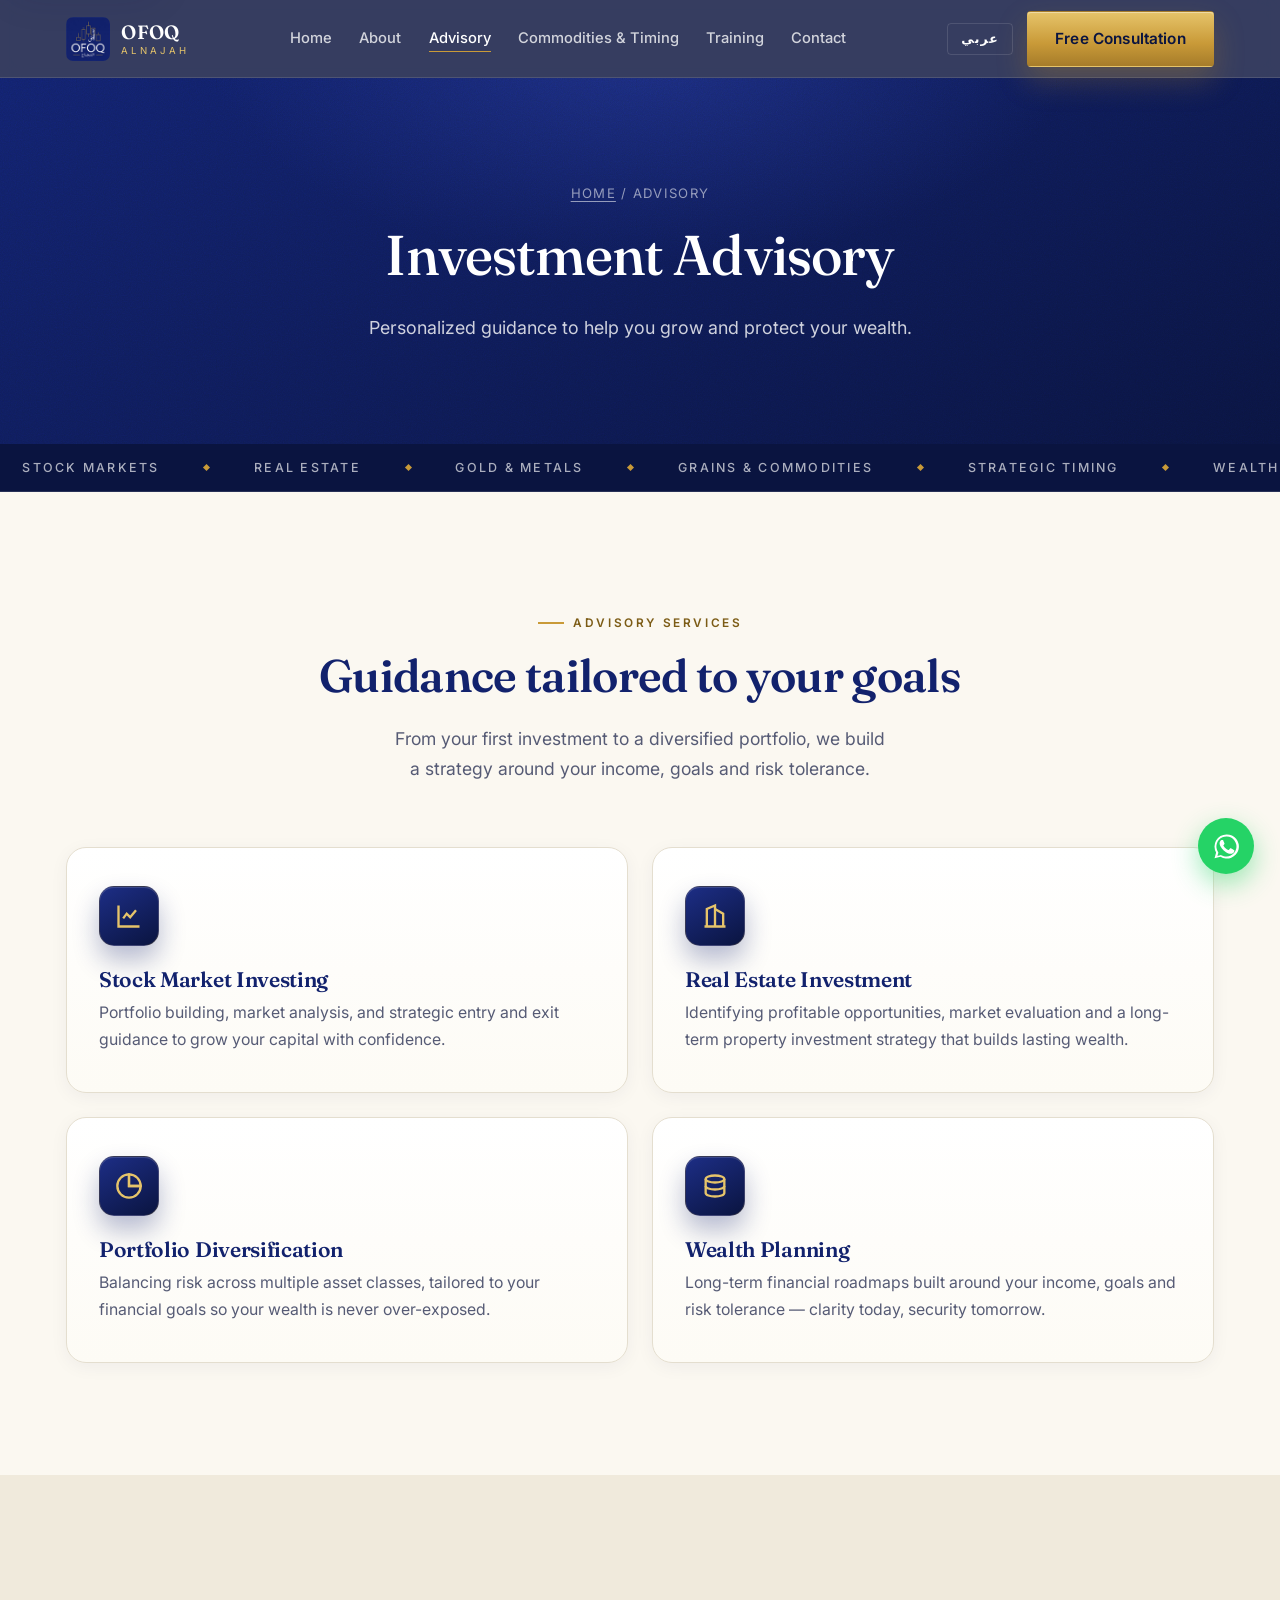
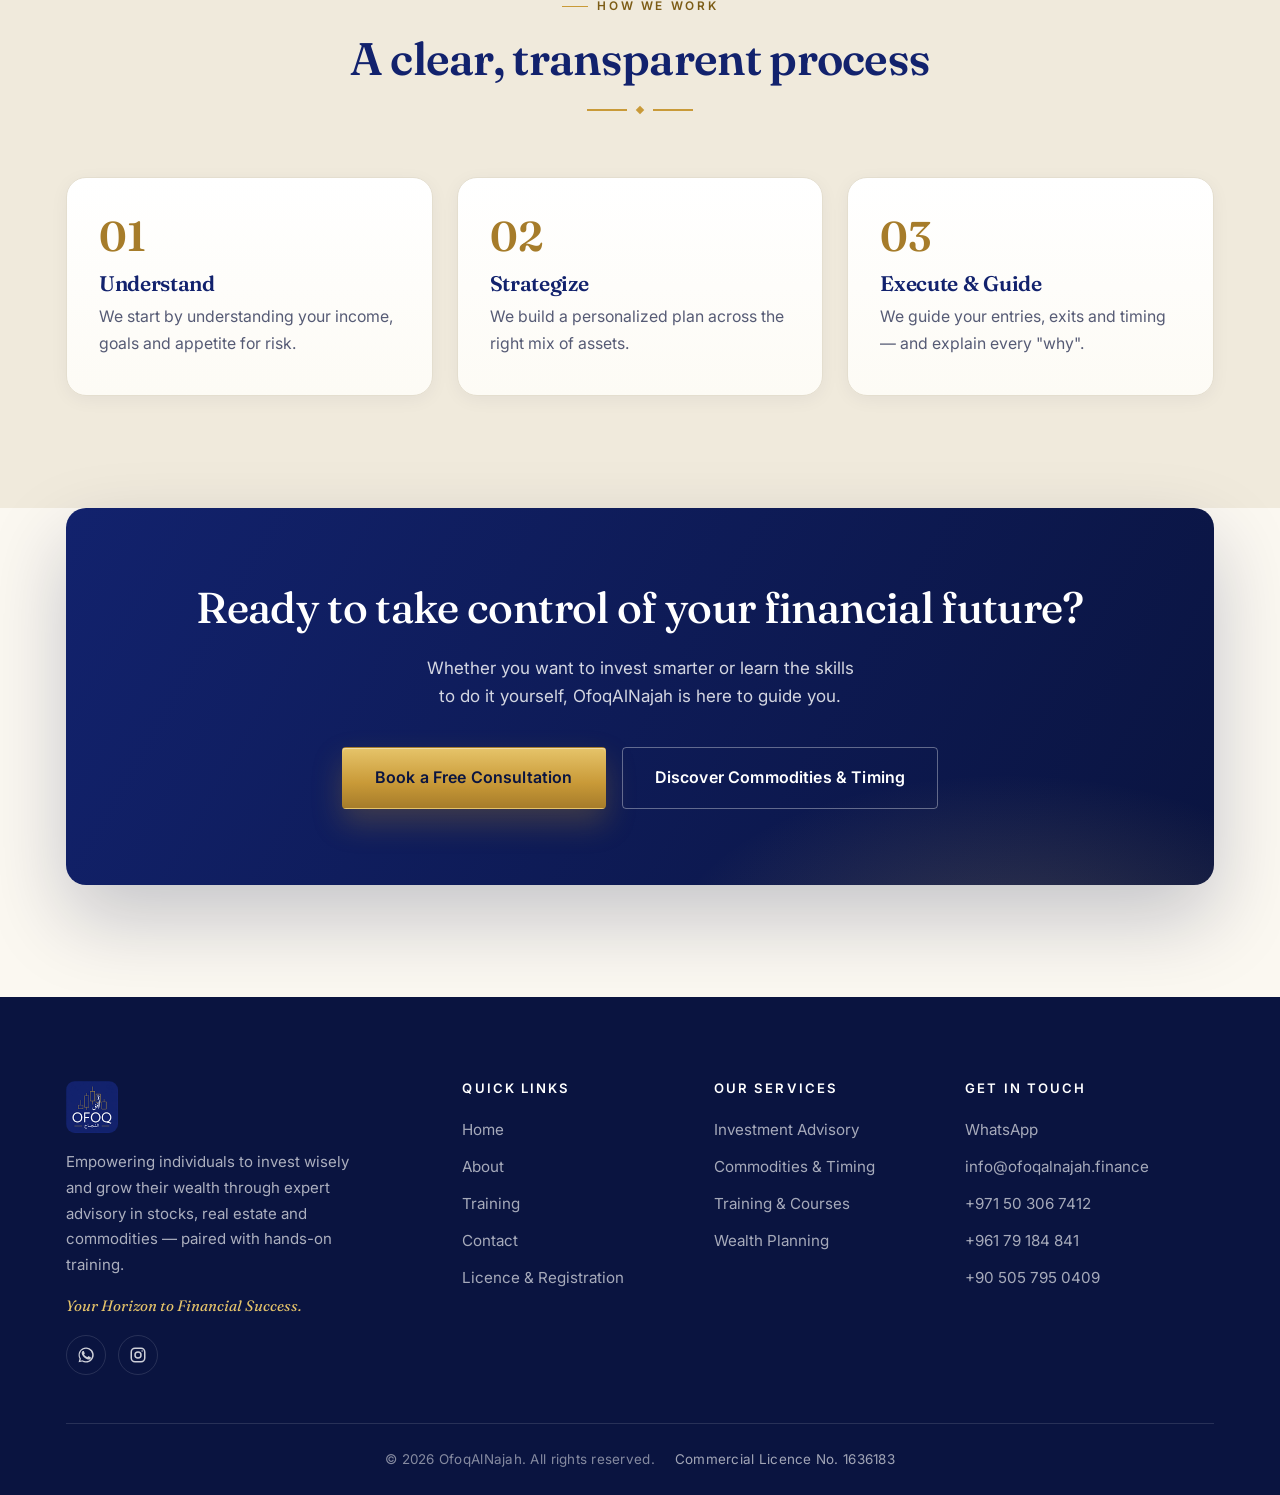
<file: services.html>
﻿<!DOCTYPE html>
<html lang="en" dir="ltr" data-page="services">
<head>
  <meta charset="UTF-8">
  <meta name="viewport" content="width=device-width, initial-scale=1.0">
  <title>Investment Advisory — OfoqAlNajah</title>
  <meta name="description" content="Personalized guidance for stocks, real estate, diversification and long-term wealth planning.">
  <link rel="canonical" href="https://ofoqalnajah.finance/services.html">
  <link rel="alternate" hreflang="en" href="https://ofoqalnajah.finance/services.html">
  <link rel="alternate" hreflang="ar" href="https://ofoqalnajah.finance/services.html?lang=ar">
  <link rel="alternate" hreflang="x-default" href="https://ofoqalnajah.finance/services.html">
  <meta name="robots" content="index, follow, max-image-preview:large">
  <meta name="theme-color" content="#12226D">
  <meta property="og:type" content="website">
  <meta property="og:site_name" content="OfoqAlNajah">
  <meta property="og:title" content="Investment Advisory — OfoqAlNajah">
  <meta property="og:description" content="Personalized guidance for stocks, real estate, diversification and long-term wealth planning.">
  <meta property="og:url" content="https://ofoqalnajah.finance/services.html">
  <meta property="og:image" content="https://ofoqalnajah.finance/assets/og-image.jpg">
  <meta property="og:image:width" content="1200">
  <meta property="og:image:height" content="630">
  <meta property="og:image:alt" content="OfoqAlNajah">
  <meta property="og:locale" content="en_US">
  <meta property="og:locale:alternate" content="ar_AR">
  <meta name="twitter:card" content="summary_large_image">
  <meta name="twitter:title" content="Investment Advisory — OfoqAlNajah">
  <meta name="twitter:description" content="Personalized guidance for stocks, real estate, diversification and long-term wealth planning.">
  <meta name="twitter:image" content="https://ofoqalnajah.finance/assets/og-image.jpg">
  <link rel="manifest" href="/site.webmanifest">
  <link rel="icon" type="image/png" href="assets/favicon.png">
  <link rel="apple-touch-icon" href="assets/apple-touch-icon.png">
  <link rel="preconnect" href="https://fonts.googleapis.com">
  <link rel="preconnect" href="https://fonts.gstatic.com" crossorigin>
  <link href="https://fonts.googleapis.com/css2?family=Fraunces:ital,opsz,wght@0,9..144,400..600;1,9..144,400..600&family=Inter:wght@400;500;600;700&display=swap" rel="stylesheet">
  <script>(function(){try{var p=new URLSearchParams(location.search).get('lang');var l=(p==='ar'||p==='en')?p:localStorage.getItem('ofoq_lang');if(l==='ar'){var d=document.documentElement;d.lang='ar';d.dir='rtl';}}catch(e){}})();</script>
  <link rel="stylesheet" href="css/styles.css?v=20261030a">
</head>
<body>
  <a class="skip-link" href="#main" data-i18n="a11y.skip">Skip to content</a>
  <header class="site-header"></header>
  <main id="main" tabindex="-1">

  <section class="page-hero">
    <div class="container">
      <div class="breadcrumb"><a href="index.html" data-i18n="nav.home">Home</a> / <span data-i18n="services.crumb">Advisory</span></div>
      <h1 data-i18n="services.hero.title">Investment Advisory</h1>
      <p data-i18n="services.hero.sub">Personalized guidance to help you grow and protect your wealth.</p>
    </div>
  </section>

  <section class="section">
    <div class="container">
      <div class="section-head reveal">
        <span class="kicker" data-i18n="services.kicker">Advisory Services</span>
        <h2 data-i18n="services.title">Guidance tailored to your goals</h2>
        <p data-i18n="services.sub">From your first investment to a diversified portfolio, we build a strategy around your income, goals and risk tolerance.</p>
      </div>
      <div class="grid grid-2">
        <article class="card reveal">
          <div class="icon-badge"><svg viewBox="0 0 24 24" width="24" height="24" fill="none" stroke="currentColor" stroke-width="2"><path d="M3 3v18h18"/><path d="m7 14 3-4 3 3 5-6"/></svg></div>
          <h3 data-i18n="services.1.t">Stock Market Investing</h3>
          <p data-i18n="services.1.p">Portfolio building, market analysis, and strategic entry and exit guidance to grow your capital with confidence.</p>
        </article>
        <article class="card reveal">
          <div class="icon-badge"><svg viewBox="0 0 24 24" width="24" height="24" fill="none" stroke="currentColor" stroke-width="2"><path d="M3 21h18"/><path d="M5 21V6l7-3v18"/><path d="M19 21V10l-7-4"/><path d="M8.5 9h.01M8.5 13h.01M8.5 17h.01"/></svg></div>
          <h3 data-i18n="services.2.t">Real Estate Investment</h3>
          <p data-i18n="services.2.p">Identifying profitable opportunities, market evaluation, and a long-term property investment strategy that builds lasting wealth.</p>
        </article>
        <article class="card reveal">
          <div class="icon-badge"><svg viewBox="0 0 24 24" width="24" height="24" fill="none" stroke="currentColor" stroke-width="2"><path d="M12 2a10 10 0 1 0 10 10H12z"/><path d="M12 2v10h10A10 10 0 0 0 12 2z"/></svg></div>
          <h3 data-i18n="services.3.t">Portfolio Diversification</h3>
          <p data-i18n="services.3.p">Balancing risk across multiple asset classes, tailored to your financial goals so your wealth is never over-exposed.</p>
        </article>
        <article class="card reveal">
          <div class="icon-badge"><svg viewBox="0 0 24 24" width="24" height="24" fill="none" stroke="currentColor" stroke-width="2"><ellipse cx="12" cy="6" rx="8" ry="3"/><path d="M4 6v6c0 1.7 3.6 3 8 3s8-1.3 8-3V6"/><path d="M4 12v6c0 1.7 3.6 3 8 3s8-1.3 8-3v-6"/></svg></div>
          <h3 data-i18n="services.4.t">Wealth Planning</h3>
          <p data-i18n="services.4.p">Long-term financial roadmaps built around your income, goals and risk tolerance — clarity today, security tomorrow.</p>
        </article>
      </div>
    </div>
  </section>

  <section class="section section-alt">
    <div class="container">
      <div class="section-head reveal">
        <span class="kicker" data-i18n="services.approach.kicker">How We Work</span>
        <h2 data-i18n="services.approach.title">A clear, transparent process</h2>
        <div class="divider"><span></span><i></i><span></span></div>
      </div>
      <div class="grid grid-3">
        <article class="card reveal">
          <span class="step-index">01</span>
          <h3 data-i18n="services.step1.t">Understand</h3>
          <p data-i18n="services.step1.p">We start by understanding your income, goals and appetite for risk.</p>
        </article>
        <article class="card reveal">
          <span class="step-index">02</span>
          <h3 data-i18n="services.step2.t">Strategize</h3>
          <p data-i18n="services.step2.p">We build a personalized plan across the right mix of assets.</p>
        </article>
        <article class="card reveal">
          <span class="step-index">03</span>
          <h3 data-i18n="services.step3.t">Execute & Guide</h3>
          <p data-i18n="services.step3.p">We guide your entries, exits and timing — and explain every "why".</p>
        </article>
      </div>
    </div>
  </section>

  <section class="section" style="padding-top:0">
    <div class="container">
      <div class="cta-band reveal">
        <h2 data-i18n="cta.title">Ready to take control of your financial future?</h2>
        <p data-i18n="cta.p">Whether you want to invest smarter or learn the skills to do it yourself, OfoqAlNajah is here to guide you.</p>
        <div class="cta-actions">
          <a href="contact.html" class="btn btn-gold btn-lg" data-i18n="cta.book">Book a Free Consultation</a>
          <a href="markets.html" class="btn btn-outline-white btn-lg" data-i18n="home.markets.cta">Discover Commodities & Timing</a>
        </div>
      </div>
    </div>
  </section>

  </main>
  <footer class="site-footer"></footer>
  <script src="js/i18n.js?v=20261030a"></script>
  <script src="js/main.js?v=20261030a"></script>
</body>
</html>
</file>
<file: css/styles.css>
﻿/* ============================================================
   OFOQ AlNajah â€” Global Stylesheet  (v2 Â· editorial redesign)
   Palette from logo: deep navy #12226D Â· brass gold Â· warm paper
   Display serif: Fraunces (EN) / Cairo (AR)
   ============================================================ */

:root {
  /* Navy scale */
  --navy-950: #0A1440;
  --navy-900: #0C1A4E;
  --navy:     #12226D;
  --navy-700: #1D2E86;
  --navy-600: #2A3EA0;

  /* Gold â€” deeper brass for a richer, less "light" feel */
  --gold:        #C99A38;
  --gold-bright: #E6C46A;
  --gold-deep:   #A67C2A;
  --gold-text:   #7C5C16; /* AA-compliant gold for small text on light surfaces */

  /* Warm light surfaces (no stark white) */
  --paper:   #FBF8F1;
  --cream:   #F0EADC;
  --cream-2: #EAE2D0;

  --ink:   #171B33;
  --muted: #565B75;
  --line:  #E4DECF;
  --line-navy: rgba(255,255,255,.12);

  /* Effects */
  --shadow-sm: 0 3px 14px rgba(12,26,78,.07);
  --shadow-md: 0 16px 40px rgba(12,26,78,.12);
  --shadow-lg: 0 34px 80px rgba(10,20,64,.22);
  --shadow-gold: 0 14px 30px rgba(166,124,42,.32);

  --radius:    12px;
  --radius-lg: 20px;
  --radius-sm: 8px;

  --maxw: 1200px;
  --header-h: 78px;

  --font-display: 'Fraunces', Georgia, 'Times New Roman', serif;
  --font-body: 'Inter', system-ui, sans-serif;
  --font-ui:   'Inter', system-ui, sans-serif;

  --ease: cubic-bezier(.22,.61,.36,1);
}

html[lang="ar"] {
  --font-display: 'Cairo', system-ui, sans-serif;
  --font-body:    'Cairo', system-ui, sans-serif;
  --font-ui:      'Cairo', system-ui, sans-serif;
}

/* ---------- Base ---------- */
*, *::before, *::after { box-sizing: border-box; }
/* scroll-padding keeps anchor targets (and the skip link) clear of the sticky header */
html { scroll-behavior: smooth; -webkit-text-size-adjust: 100%; overflow-x: hidden; scroll-padding-top: var(--header-h); }
body {
  margin: 0; font-family: var(--font-body); color: var(--ink);
  background: var(--paper); line-height: 1.7; font-size: 17px;
  overflow-x: hidden; -webkit-font-smoothing: antialiased; text-rendering: optimizeLegibility;
}
img { max-width: 100%; display: block; }
a { color: inherit; text-decoration: none; }
button { font-family: inherit; cursor: pointer; }
h1,h2,h3,h4 { font-family: var(--font-display); line-height: 1.1; margin: 0 0 .5em; color: var(--navy); font-weight: 600; letter-spacing: -.015em; }
/* Arabic sits taller than Latin â€” 1.1 crowds the tashkeel once a heading wraps */
html[lang="ar"] h1, html[lang="ar"] h2, html[lang="ar"] h3, html[lang="ar"] h4 { letter-spacing: 0; font-weight: 700; line-height: 1.35; }
p { margin: 0 0 1rem; }
ul { margin: 0; padding: 0; list-style: none; }
::selection { background: var(--gold); color: var(--navy-950); }

.container { width: 100%; max-width: var(--maxw); margin-inline: auto; padding-inline: 26px; }
.container-narrow { max-width: 860px; }

/* Film-grain texture for dark surfaces */
.grain { position: relative; }
.grain::after, .hero::after, .page-hero::after, .feature-media::after {
  content: ""; position: absolute; inset: 0; pointer-events: none; opacity: .5; mix-blend-mode: overlay; z-index: 0;
  background-image: url("data:image/svg+xml,%3Csvg xmlns='http://www.w3.org/2000/svg' width='140' height='140'%3E%3Cfilter id='n'%3E%3CfeTurbulence type='fractalNoise' baseFrequency='0.85' numOctaves='2' stitchTiles='stitch'/%3E%3C/filter%3E%3Crect width='100%25' height='100%25' filter='url(%23n)' opacity='0.5'/%3E%3C/svg%3E");
}

/* ---------- Eyebrow / kicker ---------- */
.kicker {
  display: inline-flex; align-items: center; gap: .6rem;
  font-family: var(--font-ui); font-weight: 600; font-size: .74rem; letter-spacing: .22em;
  text-transform: uppercase; color: var(--gold-text); margin-bottom: 1.1rem;
}
.kicker::before { content: ""; width: 26px; height: 1.5px; background: var(--gold); display: inline-block; }
.section-navy .kicker, .hero .kicker, .page-hero .kicker { color: var(--gold-bright); }
html[lang="ar"] .kicker { letter-spacing: .06em; }

/* ---------- Buttons ---------- */
.btn {
  display: inline-flex; align-items: center; gap: .6rem; font-family: var(--font-ui); font-weight: 600;
  font-size: .96rem; letter-spacing: .01em; padding: .9rem 1.7rem; border-radius: 4px; border: 1.5px solid transparent;
  transition: transform .3s var(--ease), box-shadow .3s var(--ease), background .3s, color .3s, border-color .3s;
  /* NOT nowrap: a long label sets the min-width of its grid track, which pushed whole
     sections past the viewport on narrow phones â€” and overflow-x:hidden hid the evidence. */
  white-space: normal; text-align: center; max-width: 100%;
}
.btn svg { width: 17px; height: 17px; transition: transform .3s var(--ease); }
.btn:hover svg { transform: translateX(3px); }
html[dir="rtl"] .btn:hover svg { transform: translateX(-3px); }
.btn:hover { transform: translateY(-2px); }
.btn-gold { background: linear-gradient(180deg, var(--gold-bright) 0%, var(--gold) 58%, var(--gold-deep) 100%); color: var(--navy-950); box-shadow: var(--shadow-gold), inset 0 1px 0 rgba(255,255,255,.4); }
.btn-gold:hover { background: linear-gradient(180deg, #f2d98d 0%, var(--gold-bright) 100%); }
.btn-navy { background: var(--navy); color: #fff; }
.btn-navy:hover { background: var(--navy-700); }
.btn-outline { border-color: var(--gold-deep); color: var(--gold-text); background: transparent; }
.btn-outline:hover { background: var(--gold); color: var(--navy-950); border-color: var(--gold); }
.btn-outline-white { border-color: rgba(255,255,255,.35); color: #fff; }
.btn-outline-white:hover { background: #fff; color: var(--navy); border-color: #fff; }
.btn-lg { padding: 1.05rem 2rem; font-size: 1rem; }
.btn-ghost { padding-inline: 0; color: var(--gold-text); border: 0; position: relative; }
.btn-ghost::after { content:""; position:absolute; inset-inline: 0; bottom: 2px; height: 1.5px; background: currentColor; transform: scaleX(.4); transform-origin: inline-start; opacity:.5; transition: transform .3s var(--ease), opacity .3s; }
.btn-ghost:hover::after { transform: scaleX(1); opacity: 1; }

/* ---------- Header ---------- */
.site-header {
  position: sticky; top: 0; z-index: 100; height: var(--header-h);
  background: rgba(10,20,64,.82); backdrop-filter: blur(12px); -webkit-backdrop-filter: blur(12px);
  border-bottom: 1px solid var(--line-navy); transition: background .3s, box-shadow .3s;
}
.site-header.scrolled { background: rgba(10,20,64,.96); box-shadow: 0 10px 30px rgba(10,20,64,.4); }
.nav { max-width: var(--maxw); margin-inline: auto; height: var(--header-h); display: flex; align-items: center; justify-content: space-between; padding-inline: 26px; gap: 1rem; }
.brand { display: flex; align-items: center; gap: .7rem; }
.brand img { height: 44px; width: auto; border-radius: 7px; }
.brand-txt { display: flex; flex-direction: column; line-height: 1; }
.brand-txt b { font-family: var(--font-display); color: #fff; font-size: 1.2rem; letter-spacing: .02em; font-weight: 600; }
.brand-txt span { color: var(--gold-bright); font-size: .6rem; letter-spacing: .34em; text-transform: uppercase; margin-top: 4px; }
html[lang="ar"] .brand-txt span { letter-spacing: .1em; }

.nav-links { display: flex; align-items: center; gap: .1rem; }
.nav-links a { color: rgba(255,255,255,.78); font-family: var(--font-ui); font-weight: 500; font-size: .92rem; padding: .55rem .8rem; position: relative; transition: color .2s; }
.nav-links a::after { content: ""; position: absolute; inset-inline-start: .8rem; bottom: 8px; width: 0; height: 1.5px; background: var(--gold); transition: width .28s var(--ease); }
.nav-links a:hover, .nav-links a.active { color: #fff; }
.nav-links a:hover::after, .nav-links a.active::after { width: calc(100% - 1.6rem); }
.nav-right { display: flex; align-items: center; gap: .9rem; }
.lang-toggle { background: transparent; color: #fff; border: 1px solid var(--line-navy); border-radius: 4px; padding: .45rem .8rem; font-family: var(--font-ui); font-weight: 600; font-size: .78rem; letter-spacing: .08em; transition: all .2s; }
.lang-toggle:hover { border-color: var(--gold); color: var(--gold-bright); }
.nav-cta { display: inline-flex; }
.menu-cta { display: none; }
.hamburger { display: none; background: transparent; border: 0; width: 42px; height: 42px; padding: 9px; flex-direction: column; justify-content: center; gap: 5px; }
.hamburger span { display: block; height: 2px; width: 100%; background: #fff; border-radius: 2px; transition: .3s var(--ease); }
.hamburger.open span:nth-child(1) { transform: translateY(7px) rotate(45deg); }
.hamburger.open span:nth-child(2) { opacity: 0; }
.hamburger.open span:nth-child(3) { transform: translateY(-7px) rotate(-45deg); }

/* ---------- Ticker ---------- */
.ticker { background: var(--navy-950); border-bottom: 1px solid var(--line-navy); overflow: hidden; }
.ticker-track { display: inline-flex; align-items: center; white-space: nowrap; animation: ticker 34s linear infinite; }
.ticker:hover .ticker-track { animation-play-state: paused; }
.ticker-item { display: inline-flex; align-items: center; gap: 1.4rem; padding: 13px 0; }
.ticker-item > span { font-family: var(--font-ui); font-weight: 500; font-size: .78rem; letter-spacing: .18em; text-transform: uppercase; color: rgba(255,255,255,.66); padding-inline: 1.4rem; }
html[lang="ar"] .ticker-item > span { letter-spacing: .02em; font-size: .82rem; }
.ticker-item i { width: 5px; height: 5px; background: var(--gold); transform: rotate(45deg); display: inline-block; }
@keyframes ticker { from { transform: translateX(0); } to { transform: translateX(-50%); } }
html[dir="rtl"] .ticker-track { animation-direction: reverse; }

/* ---------- Hero ---------- */
.hero { position: relative; overflow: hidden; color: #fff; background: linear-gradient(155deg, var(--navy) 0%, var(--navy-950) 92%); padding: clamp(70px,11vw,124px) 0 clamp(80px,11vw,130px); }
.hero::before { content: ""; position: absolute; inset: 0; background: radial-gradient(900px 520px at 80% -5%, rgba(42,62,160,.55), transparent 60%); pointer-events: none; }
.hero .container { position: relative; z-index: 2; }
.hero-grid { display: grid; grid-template-columns: minmax(0,1.12fr) minmax(0,.88fr); align-items: center; gap: 48px; }
.hero h1 { color: #fff; font-size: clamp(2.5rem, 6vw, 4.3rem); font-weight: 500; line-height: 1.04; margin-bottom: 1.3rem; }
.hero h1 .g { color: var(--gold-bright); font-style: italic; }
html[lang="ar"] .hero h1 .g { font-style: normal; }
.hero-sub { font-size: clamp(1.05rem, 2vw, 1.24rem); color: rgba(255,255,255,.82); max-width: 540px; margin-bottom: 2.2rem; line-height: 1.75; }
.hero-actions { display: flex; flex-wrap: wrap; gap: 1rem; }
.hero-rule { width: 60px; height: 2px; background: var(--gold); margin-bottom: 2rem; opacity: .9; }
.hero-stats { display: flex; gap: 2.6rem; margin-top: 3rem; flex-wrap: wrap; padding-top: 2rem; border-top: 1px solid var(--line-navy); }
.hero-stats .stat b { display: block; font-family: var(--font-display); font-size: 2.1rem; color: var(--gold-bright); line-height: 1; font-weight: 500; }
.hero-stats .stat span { font-size: .82rem; color: rgba(255,255,255,.62); letter-spacing: .04em; margin-top: 6px; display: block; }
.hero-art { display: flex; justify-content: center; }
.hero-svg { width: 100%; max-width: 470px; height: auto; filter: drop-shadow(0 20px 44px rgba(166,124,42,.28)); animation: floaty 7s ease-in-out infinite; }
@keyframes floaty { 0%,100%{ transform: translateY(0); } 50%{ transform: translateY(-14px); } }
.hero-sun-glow { transform-box: fill-box; transform-origin: center; animation: sunpulse 5s ease-in-out infinite; }
@keyframes sunpulse { 0%,100%{ opacity: .8; transform: scale(1); } 50%{ opacity: 1; transform: scale(1.06); } }
.skyline { transform-box: fill-box; transform-origin: 50% 100%; animation: skylineRise 1.1s var(--ease) .15s both; }
@keyframes skylineRise { from{ transform: scaleY(0); opacity: 0; } to{ transform: scaleY(1); opacity: 1; } }
@media (max-width: 900px){ .hero-grid { grid-template-columns: minmax(0,1fr);} .hero-art { display: none; } }

/* ---------- Sections ---------- */
.section { padding: clamp(64px, 9vw, 112px) 0; }
.section-alt { background: var(--cream); }
.section-navy { background: var(--navy-900); color: #fff; position: relative; }
.section-navy::before { content: ""; position: absolute; inset: 0; pointer-events: none; background: radial-gradient(650px 420px at 88% 12%, rgba(230,196,106,.12), transparent 62%); }
.section-navy > .container { position: relative; z-index: 1; }
.section-deep { background: var(--navy-950); color: #fff; }
.section-navy h2, .section-navy h3, .section-deep h2, .section-deep h3 { color: #fff; }
.section-navy .card:not(.card-gold) h3, .section-deep .card:not(.card-gold) h3 { color: var(--navy); }

.section-head { max-width: 730px; margin: 0 auto clamp(42px,5vw,64px); text-align: center; }
.section-head .kicker { justify-content: center; }
.section-head.left { text-align: start; margin-inline: 0; }
.section-head.left .kicker { justify-content: flex-start; }
.section-head h2 { font-size: clamp(1.9rem, 4vw, 2.85rem); font-weight: 600; text-wrap: balance; }
.section-head p { color: var(--muted); font-size: 1.1rem; margin-top: .4rem; text-wrap: balance; }
.section-navy .section-head p, .section-deep .section-head p { color: rgba(255,255,255,.78); }
.sec-index { font-family: var(--font-display); font-size: 1rem; color: var(--gold-deep); letter-spacing: .1em; display: block; margin-bottom: 1rem; }
.section-navy .sec-index, .section-deep .sec-index { color: var(--gold-bright); }

.divider { display: flex; align-items: center; gap: 10px; margin-top: 1.4rem; justify-content: center; }
.section-head.left .divider { justify-content: flex-start; }
.divider span { height: 1.5px; width: 40px; background: var(--gold); }
.divider i { width: 6px; height: 6px; background: var(--gold); transform: rotate(45deg); display: block; }

/* ---------- Grids / cards ---------- */
.grid { display: grid; gap: 24px; }
.grid-2 { grid-template-columns: repeat(2,1fr); }
.grid-3 { grid-template-columns: repeat(3,1fr); }
.grid-4 { grid-template-columns: repeat(4,1fr); }
@media (max-width: 980px){ .grid-3,.grid-4 { grid-template-columns: repeat(2,1fr); } }
@media (max-width: 640px){ .grid-2,.grid-3,.grid-4 { grid-template-columns: minmax(0,1fr);} }

.card {
  --c-index: "";
  background: linear-gradient(180deg, #ffffff 0%, #fdfbf5 100%); border: 1px solid var(--line); border-radius: var(--radius-lg);
  padding: 38px 32px; box-shadow: 0 4px 18px rgba(12,26,78,.05); position: relative; overflow: hidden;
  transition: transform .35s var(--ease), box-shadow .35s var(--ease), border-color .35s;
}
.card::before { content: ""; position: absolute; inset-block-start: 0; inset-inline-start: 0; width: 3px; height: 46px; background: var(--gold); opacity: 0; transition: opacity .35s, height .35s var(--ease); }
.card:hover { transform: translateY(-7px); box-shadow: 0 26px 52px rgba(12,26,78,.15), 0 0 0 1px rgba(201,154,56,.32); border-color: rgba(201,154,56,.4); }
.card:hover::before { opacity: 1; height: 100%; }
.card h3 { font-size: 1.32rem; margin-bottom: .55rem; font-weight: 600; }
.card p { color: var(--muted); margin-bottom: 0; font-size: .99rem; line-height: 1.7; }
.card .idx { position: absolute; inset-block-start: 26px; inset-inline-end: 30px; font-family: var(--font-display); font-size: 1rem; color: var(--line); font-weight: 600; }
.icon-badge { width: 60px; height: 60px; border-radius: 15px; display: grid; place-items: center; background: linear-gradient(150deg, var(--navy-700) 0%, var(--navy-950) 100%); color: var(--gold-bright); margin-bottom: 22px; box-shadow: 0 14px 26px rgba(18,34,109,.30), inset 0 1px 0 rgba(255,255,255,.14); border: 1px solid rgba(230,196,106,.18); }
.icon-badge svg { width: 28px; height: 28px; }
.card-gold { background: linear-gradient(160deg, var(--navy) 0%, var(--navy-900) 100%); border-color: transparent; }
.card-gold h3 { color: #fff; }
.card-gold p { color: rgba(255,255,255,.8); }
.card-gold .icon-badge { background: var(--gold); color: var(--navy-950); }
.card-gold .idx { color: rgba(255,255,255,.22); }
.card-gold:hover::before { background: var(--gold-bright); }

/* Feature (editorial two-column) */
.feature { display: grid; grid-template-columns: minmax(0,1fr) minmax(0,1fr); gap: clamp(34px,5vw,72px); align-items: center; }
.feature.reverse .feature-media { order: 2; }
@media (max-width: 880px){ .feature { grid-template-columns: minmax(0,1fr);} .feature.reverse .feature-media { order: 0; } }
.feature h2 { font-size: clamp(1.8rem, 3.4vw, 2.5rem); }
.feature-media { position: relative; border-radius: var(--radius-lg); background: radial-gradient(130% 120% at 28% 18%, var(--navy-700) 0%, var(--navy-950) 68%); min-height: 360px; display: grid; place-items: center; color: var(--gold-bright); box-shadow: var(--shadow-lg); overflow: hidden; }
.feature-media::before { content: ""; position: absolute; width: 290px; height: 290px; border-radius: 50%; border: 1px solid rgba(230,196,106,.30); box-shadow: 0 0 0 32px rgba(230,196,106,.07), 0 0 0 66px rgba(230,196,106,.045), 0 0 0 104px rgba(230,196,106,.022), 0 0 90px rgba(230,196,106,.15); }
.feature-media svg { position: relative; z-index: 1; filter: drop-shadow(0 0 26px rgba(230,196,106,.42)); }
.lead { font-size: 1.16rem; color: var(--muted); line-height: 1.75; }
.section-navy .lead, .section-deep .lead { color: rgba(255,255,255,.82); }

.check-list li { position: relative; padding-inline-start: 2rem; margin-bottom: .95rem; color: var(--ink); }
.check-list li::before { content: ""; position: absolute; inset-inline-start: 0; top: .5em; width: 9px; height: 9px; background: var(--gold); transform: rotate(45deg); }
.section-navy .check-list li, .section-deep .check-list li { color: rgba(255,255,255,.9); }

/* Editorial numbered list (values / de-templated blocks) */
.list-editorial { display: grid; grid-template-columns: minmax(0,1fr) minmax(0,1fr); gap: 0 clamp(30px,5vw,64px); }
@media (max-width: 720px){ .list-editorial { grid-template-columns: minmax(0,1fr);} }
.list-editorial li { display: grid; grid-template-columns: auto 1fr; gap: 1.4rem; padding: 30px 0; border-bottom: 1px solid var(--line); align-items: start; }
.list-editorial .n { font-family: var(--font-display); font-size: 1.5rem; color: var(--gold-deep); font-weight: 600; line-height: 1; padding-top: 4px; }
.list-editorial h3 { font-size: 1.28rem; margin-bottom: .3rem; }
.list-editorial p { color: var(--muted); margin: 0; font-size: .98rem; }
.section-navy .list-editorial li, .section-deep .list-editorial li { border-color: var(--line-navy); }
.section-navy .list-editorial p, .section-deep .list-editorial p { color: rgba(255,255,255,.75); }
.section-navy .list-editorial .n, .section-deep .list-editorial .n { color: var(--gold-bright); }

/* Pull-quote / manifesto */
.pullquote { position: relative; text-align: center; max-width: 900px; margin-inline: auto; }
.pullquote .mark { font-family: var(--font-display); font-size: 5rem; line-height: .6; color: var(--gold); opacity: .5; display: block; margin-bottom: 1rem; }
.pullquote blockquote { margin: 0; font-family: var(--font-display); font-weight: 400; font-size: clamp(1.6rem, 3.4vw, 2.6rem); line-height: 1.32; color: #fff; letter-spacing: -.01em; }
.pullquote blockquote em { color: var(--gold-bright); font-style: italic; }
html[lang="ar"] .pullquote blockquote em { font-style: normal; }
.pullquote cite { display: block; margin-top: 1.6rem; font-family: var(--font-ui); font-style: normal; font-size: .82rem; letter-spacing: .2em; text-transform: uppercase; color: rgba(255,255,255,.6); }
html[lang="ar"] .pullquote cite { letter-spacing: 0; font-size: .95rem; text-transform: none; }

/* Steps (process) */
.step-index { font-family: var(--font-display); font-size: 2.6rem; font-weight: 600; color: var(--gold-deep); line-height: 1; margin-bottom: 14px; display: block; }

/* ---------- CTA band ---------- */
.cta-band { position: relative; overflow: hidden; background: linear-gradient(120deg, var(--navy) 0%, var(--navy-950) 100%); color: #fff; border-radius: var(--radius-lg); padding: clamp(48px,6vw,76px); text-align: center; box-shadow: var(--shadow-lg); }
.cta-band::after { content:""; position:absolute; inset:0; background: radial-gradient(560px 300px at 82% 120%, rgba(230,196,106,.20), transparent 62%); }
.cta-band > * { position: relative; z-index: 1; }
.cta-band h2 { color: #fff; font-size: clamp(1.9rem,3.8vw,2.7rem); font-weight: 500; text-wrap: balance; }
/* balance stops the last line dropping to a single orphan word */
.cta-band p { color: rgba(255,255,255,.82); max-width: 620px; margin-inline: auto; margin-bottom: 2.2rem; text-wrap: balance; }
.cta-actions { display: flex; gap: 1rem; justify-content: center; flex-wrap: wrap; }

/* ---------- Page hero ---------- */
.page-hero { position: relative; overflow: hidden; background: linear-gradient(155deg, var(--navy) 0%, var(--navy-950) 100%); color: #fff; padding: clamp(64px,9vw,104px) 0 clamp(56px,8vw,84px); text-align: center; }
.page-hero::before { content:""; position:absolute; inset:0; background: radial-gradient(700px 360px at 50% -10%, rgba(42,62,160,.5), transparent 62%); }
.page-hero .container { position: relative; z-index: 1; }
.page-hero .kicker { justify-content: center; }
.page-hero h1 { color: #fff; font-size: clamp(2.2rem,5vw,3.5rem); font-weight: 500; }
.page-hero p { color: rgba(255,255,255,.8); max-width: 600px; margin-inline: auto; font-size: 1.12rem; }
.breadcrumb { color: rgba(255,255,255,.55); font-size: .82rem; letter-spacing: .1em; text-transform: uppercase; margin-bottom: 1.2rem; }
/* Arabic is cursive â€” positive letter-spacing prises the joined letterforms apart */
html[lang="ar"] .breadcrumb { letter-spacing: 0; font-size: .92rem; text-transform: none; }
/* the link needs to look like a link without relying on hover (no hover on touch) */
.breadcrumb a { text-decoration: underline; text-underline-offset: 3px; text-decoration-thickness: 1px; }
.breadcrumb a:hover { color: var(--gold-bright); }

/* ---------- FAQ ---------- */
.faq { max-width: 800px; margin-inline: auto; }
.faq-item { border-bottom: 1px solid var(--line); background: transparent; transition: border-color .25s; }
.faq-item.open { border-color: var(--gold); }
.faq-q { width: 100%; text-align: start; background: transparent; border: 0; padding: 26px 4px; font-family: var(--font-display); font-weight: 600; font-size: 1.15rem; color: var(--navy); display: flex; justify-content: space-between; align-items: center; gap: 1rem; }
.faq-q .ic { width: 30px; height: 30px; flex: none; border-radius: 50%; border: 1.5px solid var(--gold); color: var(--gold-deep); display: grid; place-items: center; font-size: 1.3rem; transition: transform .3s, background .3s, color .3s; }
.faq-item.open .faq-q .ic { transform: rotate(45deg); background: var(--gold); color: var(--navy-950); }
.faq-a { max-height: 0; overflow: hidden; transition: max-height .35s var(--ease); }
/* Without JS the accordion can never open, so the answers must not be collapsed */
html:not(.js) .faq-a { max-height: none; }
.faq-a p { padding: 0 4px 26px; color: var(--muted); margin: 0; font-size: 1.02rem; }

/* ---------- Course materials panel ---------- */
.materials { margin-top: 40px; max-width: 760px; margin-inline: auto; text-align: center; padding: clamp(28px,4vw,44px); border: 1px solid var(--line); border-radius: var(--radius); background: linear-gradient(180deg,#ffffff 0%,#fdfbf5 100%); box-shadow: 0 4px 18px rgba(12,26,78,.05); }
.materials h3 { font-size: 1.35rem; color: var(--navy); margin-bottom: .5rem; }
.materials p { color: var(--muted); font-size: 1rem; line-height: 1.75; max-width: 560px; margin-inline: auto; text-wrap: balance; }
.materials-actions { display: flex; flex-wrap: wrap; gap: .9rem; justify-content: center; margin-top: 1.6rem; }

/* ---------- Contact form ---------- */
.form { display: grid; gap: 18px; max-width: 620px; margin-inline: auto; }
.field label { display: block; font-family: var(--font-ui); font-weight: 600; font-size: .82rem; letter-spacing: .04em; color: var(--navy); margin-bottom: .5rem; text-transform: uppercase; }
html[lang="ar"] .field label { letter-spacing: 0; font-size: .92rem; text-transform: none; }
.field input, .field select, .field textarea { width: 100%; padding: .95rem 1.1rem; border: 1.5px solid var(--line); border-radius: var(--radius-sm); font-family: var(--font-body); font-size: 1rem; color: var(--ink); background: #fff; transition: border-color .2s, box-shadow .2s; }
/* Gold border + glow is decoration only — it measures ~2.5:1, under the 3:1 WCAG
   floor — so the real focus ring must survive rather than be switched off here. */
.field input:focus, .field select:focus, .field textarea:focus { border-color: var(--gold); box-shadow: 0 0 0 3px rgba(201,154,56,.16); }
.field input:focus-visible, .field select:focus-visible, .field textarea:focus-visible { outline: 2px solid var(--navy); outline-offset: 2px; }
.field textarea { min-height: 140px; resize: vertical; }
.form .btn { justify-content: center; }
.form-note { font-size: .82rem; color: var(--muted); text-align: center; }
.form-msg { padding: .95rem 1.1rem; border-radius: var(--radius-sm); font-size: .95rem; display: none; }
.form-msg.ok { display: block; background: rgba(46,150,86,.1); color: #1c7a44; border: 1px solid rgba(46,150,86,.3); }
.form-msg.err { display: block; background: rgba(198,60,60,.09); color: #a83232; border: 1px solid rgba(198,60,60,.28); }
/* fallback links shown if the visitor has no mail app wired up */
.form-msg a { display: inline-block; margin-top: .35rem; font-weight: 600; color: inherit; text-decoration: underline; text-underline-offset: 3px; }
.form-msg a + a { margin-inline-start: 1rem; }

/* ---------- Contact ---------- */
/* Now the whole page rather than a sidebar — two up on desktop, stacked on phones */
.contact-info { display: grid; grid-template-columns: repeat(2, minmax(0,1fr)); gap: 18px; align-content: start; }
@media (max-width: 700px){ .contact-info { grid-template-columns: minmax(0,1fr); } }
.contact-cta { display: flex; flex-wrap: wrap; gap: 1rem; justify-content: center; margin-top: 40px; }
.contact-card { display: flex; gap: 16px; align-items: flex-start; padding: 22px; border: 1px solid var(--line); border-radius: var(--radius); background: #fff; transition: border-color .25s, transform .25s; }
.contact-card:hover { border-color: var(--gold); transform: translateY(-3px); }
.contact-card .ic { width: 46px; height: 46px; flex: none; border-radius: 11px; background: var(--navy); color: var(--gold-bright); display: grid; place-items: center; }
.contact-card .ic svg { width: 21px; height: 21px; }
.contact-card b { display: block; font-family: var(--font-display); color: var(--navy); font-size: 1.05rem; margin-bottom: 2px; }
.contact-card span, .contact-card a { color: var(--muted); font-size: .96rem; }
.contact-card a:hover { color: var(--gold-text); }
/* Long unbreakable strings (the email) otherwise set the grid track's min-width */
.contact-card a, .contact-card span, .footer-col a, .phone-list a { overflow-wrap: anywhere; }
/* Several numbers under one card â€” each labelled with its country */
.phone-list { display: grid; gap: 5px; margin-top: 3px; }
.phone-list a { display: flex; align-items: baseline; gap: 9px; }
.phone-list em { font-style: normal; font-size: .72rem; letter-spacing: .1em; text-transform: uppercase; color: var(--gold-text); min-width: 62px; }
html[lang="ar"] .phone-list em { letter-spacing: 0; font-size: .82rem; }

/* ---------- Licence / registration table ---------- */
.legal-table { border: 1px solid var(--line); border-radius: var(--radius); overflow: hidden; background: linear-gradient(180deg,#ffffff 0%,#fdfbf5 100%); box-shadow: 0 4px 18px rgba(12,26,78,.05); }
.legal-row { display: grid; grid-template-columns: minmax(0,1fr) minmax(0,1.35fr); gap: 10px 26px; padding: 18px 24px; border-bottom: 1px solid var(--line); }
.legal-row:last-child { border-bottom: 0; }
.legal-row:nth-child(even) { background: rgba(240,234,220,.34); }
.legal-table dt { font-family: var(--font-ui); font-size: .78rem; font-weight: 600; letter-spacing: .12em; text-transform: uppercase; color: var(--gold-text); align-self: center; }
html[lang="ar"] .legal-table dt { letter-spacing: 0; font-size: .92rem; }
/* margin:0 kills the UA's 40px dd indent, which resolves against each dd's OWN dir —
   so LTR values (numbers, the Latin name) indented opposite the Arabic ones. */
.legal-table dd { margin: 0; color: var(--navy); font-size: 1rem; line-height: 1.6; align-self: center; overflow-wrap: anywhere; }
.legal-table dd b { font-family: var(--font-display); font-size: 1.22rem; letter-spacing: .02em; }
@media (max-width: 620px){
  .legal-row { grid-template-columns: minmax(0,1fr);gap: 4px; padding: 15px 18px; }
  .legal-table dd { font-size: .98rem; }
}
/* ---------- Team ---------- */
.team { display: grid; grid-template-columns: repeat(3, minmax(0,1fr)); gap: 30px; max-width: 1080px; margin-inline: auto; }
@media (max-width: 900px){ .team { grid-template-columns: repeat(2, minmax(0,1fr)); gap: 26px; max-width: 720px; } }
@media (max-width: 600px){ .team { grid-template-columns: minmax(0,1fr); max-width: 420px; } }
.team-card { background: linear-gradient(180deg,#ffffff 0%,#fdfbf5 100%); border: 1px solid var(--line); border-radius: var(--radius); overflow: hidden; box-shadow: 0 4px 18px rgba(12,26,78,.05); transition: transform .35s var(--ease), box-shadow .35s var(--ease), border-color .35s; }
.team-card:hover { transform: translateY(-6px); border-color: transparent; box-shadow: 0 26px 52px rgba(12,26,78,.15), 0 0 0 1px rgba(201,154,56,.32); }
.team-photo { position: relative; aspect-ratio: 5 / 6; background: var(--cream); overflow: hidden; }
.team-photo img { width: 100%; height: 100%; object-fit: cover; object-position: 50% 22%; display: block; transition: transform .6s var(--ease); }
.team-card:hover .team-photo img { transform: scale(1.04); }
/* whisper of a navy wash at the foot of the portrait, so it settles into the card */
.team-photo::after { content: ""; position: absolute; inset: 0; background: linear-gradient(180deg, rgba(10,20,64,0) 68%, rgba(10,20,64,.14) 100%); pointer-events: none; }
.team-body { padding: 22px 24px 26px; }
.team-body h3 { font-size: 1.28rem; color: var(--navy); margin-bottom: 3px; }
.team-role { display: block; font-family: var(--font-ui); font-size: .74rem; font-weight: 600; letter-spacing: .16em; text-transform: uppercase; color: var(--gold-text); margin-bottom: .8rem; }
html[lang="ar"] .team-role { letter-spacing: .02em; font-size: .88rem; }
.team-body p { font-size: .95rem; line-height: 1.75; color: var(--muted); }

/* ---------- Footer ---------- */
.site-footer { position: relative; background: var(--navy-950); color: rgba(255,255,255,.66); padding: clamp(56px,7vw,84px) 0 0; }
.footer-grid { display: grid; grid-template-columns: 1.7fr 1fr 1fr 1.2fr; gap: 44px; padding-bottom: 48px; }
@media (max-width: 860px){ .footer-grid { grid-template-columns: minmax(0,1fr) minmax(0,1fr); gap: 34px; } }
@media (max-width: 520px){ .footer-grid { grid-template-columns: minmax(0,1fr);} }
.footer-brand img { height: 52px; border-radius: 9px; margin-bottom: 16px; }
.footer-brand p { font-size: .94rem; max-width: 310px; line-height: 1.7; }
.footer-tag { font-family: var(--font-display); font-style: italic; color: var(--gold-bright); font-size: 1.02rem; margin-top: 6px; }
html[lang="ar"] .footer-tag { font-style: normal; }
.footer-col h3 { color: #fff; font-size: .82rem; letter-spacing: .16em; text-transform: uppercase; margin-bottom: 1.3rem; font-family: var(--font-ui); font-weight: 600; }
html[lang="ar"] .footer-col h3 { letter-spacing: .04em; }
.footer-col a, .footer-col li { color: rgba(255,255,255,.64); font-size: .95rem; margin-bottom: .7rem; display: block; transition: color .2s, padding .2s; }
.footer-col a:hover { color: var(--gold-bright); padding-inline-start: 5px; }
.social { display: flex; gap: 12px; margin-top: 8px; }
.social a { width: 40px; height: 40px; border-radius: 50%; border: 1px solid var(--line-navy); display: grid; place-items: center; color: rgba(255,255,255,.8); transition: all .25s; }
.social a:hover { background: var(--gold); color: var(--navy-950); border-color: var(--gold); transform: translateY(-3px); }
.social svg { width: 18px; height: 18px; }
.footer-bottom { border-top: 1px solid var(--line-navy); padding: 24px 0; font-size: .84rem; color: rgba(255,255,255,.5); letter-spacing: .02em; display: flex; flex-wrap: wrap; justify-content: center; align-items: center; gap: 6px 20px; text-align: center; }
.footer-bottom .footer-licence { color: rgba(255,255,255,.62); transition: color .2s; }
.footer-bottom .footer-licence:hover { color: var(--gold-bright); }
@media (max-width: 520px){ .footer-bottom { flex-direction: column; gap: 8px; } }

/* ---------- Floating WhatsApp ---------- */
.wa-float { position: fixed; inset-block-end: 26px; inset-inline-end: 26px; z-index: 90; width: 56px; height: 56px; border-radius: 50%; background: #25D366; color: #fff; display: grid; place-items: center; box-shadow: 0 10px 26px rgba(37,211,102,.45); transition: transform .25s; }
.wa-float:hover { transform: scale(1.08); }
.wa-float svg { width: 29px; height: 29px; }

/* ---------- Reveal ---------- */
.reveal { transition: opacity .8s var(--ease), transform .8s var(--ease); }
html.js .reveal { opacity: 0; transform: translateY(26px); }
html.js .reveal.in { opacity: 1; transform: none; }
@media (prefers-reduced-motion: reduce){
  html { scroll-behavior: auto; }
  html.js .reveal { opacity: 1; transform: none; transition: none; }
  .hero-svg, .ticker-track { animation: none !important; }
  *, *::before, *::after { animation-duration: .001ms !important; animation-iteration-count: 1 !important; transition-duration: .001ms !important; }
}

/* ---------- Mobile nav ---------- */
/* 1060px, not 940 — the English nav needs ~1045px, so between those widths
   "Commodities & Timing" wrapped to a second line inside the fixed-height header. */
@media (max-width: 1060px) {
  /* Off-canvas menu is position:fixed inside the header; backdrop-filter on the header
     would make it a containing block and trap the menu. Drop it on mobile. */
  .site-header { backdrop-filter: none; -webkit-backdrop-filter: none; background: var(--navy-950); }
  .hamburger { display: flex; }
  .nav-links { position: fixed; inset-block-start: var(--header-h); inset-inline: 0; inset-block-end: 0; background: var(--navy-950); flex-direction: column; align-items: stretch; gap: 0; padding: 22px; transform: translateX(100%); visibility: hidden; transition: transform .35s var(--ease), visibility .35s; overflow-y: auto; }
  html[dir="rtl"] .nav-links { transform: translateX(-100%); }
  .nav-links.open { transform: translateX(0); visibility: visible; }
  .nav-links a { padding: 17px 8px; font-size: 1.15rem; border-bottom: 1px solid var(--line-navy); }
  .nav-links a::after { display: none; }
  .nav-cta { display: none; }
  .menu-cta { display: inline-flex; justify-content: center; margin-top: 20px; }
}

/* ---------- Pills / utilities ---------- */
.pill { display:inline-block; background: rgba(124,92,22,.12); color: var(--gold-text); font-family: var(--font-ui); font-weight: 600; font-size: .7rem; letter-spacing: .12em; text-transform: uppercase; padding: .35rem .8rem; border-radius: 3px; margin-bottom: 18px; }
html[lang="ar"] .pill { letter-spacing: .02em; font-size: .8rem; }
.card-gold .pill { background: rgba(230,196,106,.16); color: var(--gold-bright); }
.text-center { text-align: center; }
.hide { display: none !important; }
.mt { margin-top: 2rem; }

/* ---------- Focus visibility (WCAG 2.4.7) ---------- */
:focus-visible { outline: 2px solid var(--navy); outline-offset: 2px; border-radius: 2px; }
.site-header :focus-visible, .site-footer :focus-visible, .hero :focus-visible, .page-hero :focus-visible,
.section-navy :focus-visible, .section-deep :focus-visible, .cta-band :focus-visible, .ticker :focus-visible
{ outline-color: var(--gold-bright); }
/* Gold on the green button / paper behind it is ~1.2:1 — keep the navy ring there. */
.wa-float:focus-visible { outline-color: var(--navy); }
/* White cards inside navy sections need a dark ring, not the section's gold one. */
.section-navy .card :focus-visible, .section-deep .card :focus-visible { outline-color: var(--navy); }
/* Focusing <main> via the skip link would otherwise ring the whole page. */
#main:focus-visible { outline: none; }

/* ---------- Skip link (a11y) ---------- */
.skip-link { position: absolute; inset-inline-start: 12px; top: -70px; z-index: 200; background: var(--gold); color: var(--navy-950); padding: .75rem 1.15rem; border-radius: 6px; font-family: var(--font-ui); font-weight: 600; font-size: .92rem; box-shadow: var(--shadow-md); transition: top .2s var(--ease); }
.skip-link:focus { top: 12px; }
</file>
